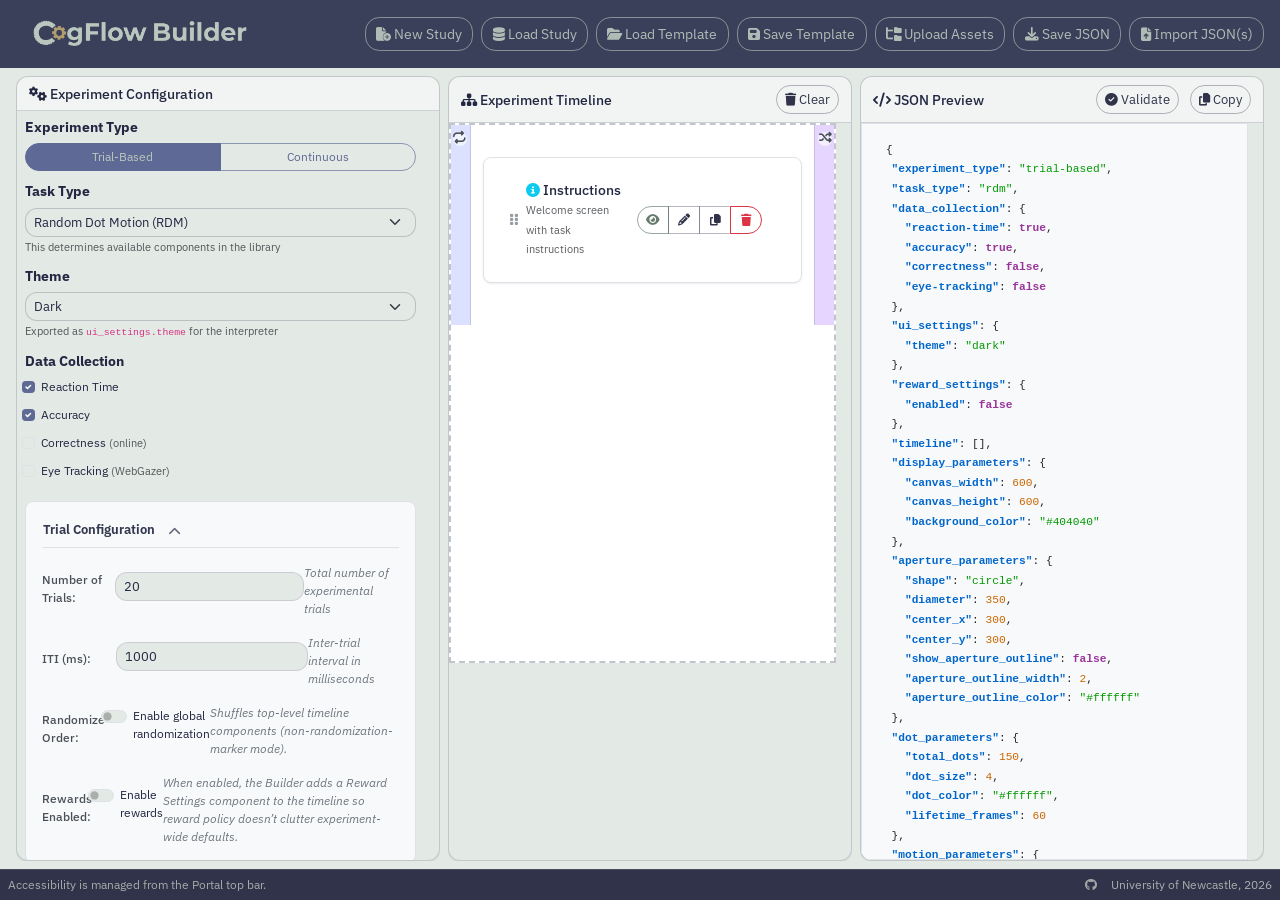
<file: index.html>
<!DOCTYPE html>
<html lang="en">
<head>
    <meta charset="UTF-8">
    <meta name="viewport" content="width=device-width, initial-scale=1.0">
    <title>CogFlow Builder - Cognitive Task Flow Parameter Generator</title>
    <link rel="icon" type="image/png" href="img/favico.png">
    <link rel="preconnect" href="https://fonts.googleapis.com">
    <link rel="preconnect" href="https://fonts.gstatic.com" crossorigin>
    <link href="https://fonts.googleapis.com/css2?family=IBM+Plex+Sans:wght@300;400;500;600;700&display=swap" rel="stylesheet">
    <link href="https://fonts.googleapis.com/css2?family=Atkinson+Hyperlegible:wght@400;700&display=swap" rel="stylesheet">

    <script>
        // Apply Accessibility Mode + Theme early to avoid flash of wrong styling
        (function () {
            const normalizeA11yMode = (raw) => {
                const mode = (raw || '').toString().trim().toLowerCase();
                if (mode === 'contrast' || mode === 'large' || mode === 'contrast-large') return mode;
                return 'standard';
            };

            const getUserScope = () => {
                try {
                    const params = new URLSearchParams(window.location.search || '');
                    const fromQuery = (params.get('builder_user') || '').trim();
                    if (fromQuery) {
                        localStorage.setItem('cogflow_builder_user', fromQuery);
                        return fromQuery;
                    }
                } catch (e) {
                    // ignore
                }
                try {
                    return (localStorage.getItem('cogflow_builder_user') || 'default').trim() || 'default';
                } catch (e) {
                    return 'default';
                }
            };

            const applyA11yMode = (modeRaw) => {
                const mode = normalizeA11yMode(modeRaw);
                const html = document.documentElement;
                html.classList.remove('cf-a11y', 'cf-a11y-contrast', 'cf-a11y-large');
                if (mode === 'contrast') html.classList.add('cf-a11y-contrast');
                if (mode === 'large') html.classList.add('cf-a11y-large');
                if (mode === 'contrast-large') html.classList.add('cf-a11y-contrast', 'cf-a11y-large');
            };

            try {
                const params = new URLSearchParams(window.location.search || '');
                const fromQuery = normalizeA11yMode((params.get('a11y_mode') || '').trim());
                if (fromQuery !== 'standard') {
                    applyA11yMode(fromQuery);
                }

                const scope = getUserScope();
                const modeKey = `cogflow_builder_a11y_mode::${scope}`;
                const mode = normalizeA11yMode(localStorage.getItem(modeKey));
                if (fromQuery === 'standard' && mode !== 'standard') {
                    applyA11yMode(mode);
                } else {
                    const legacyEnabled = fromQuery === 'standard' && localStorage.getItem('cogflow_builder_a11y') === '1';
                    if (legacyEnabled) applyA11yMode('contrast');
                }
            } catch (e) {
                // Ignore storage errors (privacy mode, etc.)
            }

            try {
                const params = new URLSearchParams(window.location.search || '');
                const qTheme = (params.get('theme') || '').trim().toLowerCase();
                const savedTheme = localStorage.getItem('cogflow_builder_theme');
                const theme = (qTheme === 'dark' || qTheme === 'light')
                    ? qTheme
                    : ((savedTheme === 'dark' || savedTheme === 'light') ? savedTheme : 'light');
                document.documentElement.setAttribute('data-cf-theme', theme);
                localStorage.setItem('cogflow_builder_theme', theme);
            } catch (e) {
                document.documentElement.setAttribute('data-cf-theme', 'light');
            }
        })();
    </script>
    <link rel="stylesheet" href="https://cdnjs.cloudflare.com/ajax/libs/font-awesome/6.4.0/css/all.min.css">
    <link href="vendor/bootstrap.min.css" rel="stylesheet">

    <!-- WYSIWYG editor for instructions / HTML components (Quill) -->
    <link href="vendor/quill.snow.css" rel="stylesheet">

    <!-- App theme + Bootstrap overrides (must load AFTER Bootstrap) -->
    <link rel="stylesheet" href="css/style.css?v=20260415-2">

    <!-- Prevent aggressive caching when opened via file:// or a simple static server -->
    <meta http-equiv="Cache-Control" content="no-cache, no-store, must-revalidate" />
    <meta http-equiv="Pragma" content="no-cache" />
    <meta http-equiv="Expires" content="0" />

    <!-- Platform URL placeholder — replaced by the Django BuilderAppView before serving.
         Leave as empty string here; set via window.COGFLOW_PLATFORM_URL before loading
         the builder to activate the Publish button. -->
    <script>window.COGFLOW_PLATFORM_URL    = '';</script>
</head>
<body>
    <nav class="navbar navbar-dark bg-primary">
        <div class="container-fluid">
            <span class="navbar-brand mb-0 h1">
                <img src="img/logo_builder_light.png" alt="CogFlow Builder" class="cf-brand-logo">
            </span>
            <div class="d-flex cf-navbar-actions">
                <button class="btn btn-outline-light me-2" id="newStudyBtn" title="Start a new study with a fresh timeline">
                    <i class="fas fa-file-circle-plus"></i> New Study
                </button>
                <button class="btn btn-outline-light me-2" id="loadStudyBtn" title="Load latest published study config from CogFlow Platform">
                    <i class="fas fa-database"></i> Load Study
                </button>
                <button class="btn btn-outline-light me-2" id="loadTemplateBtn">
                    <i class="fas fa-folder-open"></i> Load Template
                </button>
                <button class="btn btn-outline-light me-2" id="saveTemplateBtn">
                    <i class="fas fa-save"></i> Save Template
                </button>
                <button class="btn btn-outline-light me-2" id="uploadAssetsFolderBtn" title="Upload a local assets folder to Token Store so you can refer to images by filename in your config">
                    <i class="fas fa-folder-tree"></i> Upload Assets
                </button>
                <button class="btn btn-outline-light me-2" id="saveJsonBtn">
                    <i class="fas fa-download"></i> Save JSON
                </button>
                <button class="btn btn-outline-light me-2" id="importLocalJsonBtn">
                    <i class="fas fa-file-arrow-up"></i> Import JSON(s)
                </button>
                <button class="btn btn-warning me-2" id="platformPublishBtn" style="display:none" title="Publish config to CogFlow Platform">
                    <i class="fas fa-server"></i> Publish
                </button>

                <!-- Hidden input: local JSON import for Token Store uploads -->
                <input id="importLocalJsonInput" type="file" accept=".json,application/json" multiple style="display:none" />

                <!-- Hidden input: local assets folder selection (Chromium supports webkitdirectory) -->
                <input id="assetsFolderInput" type="file" multiple webkitdirectory directory style="display:none" />
            </div>
        </div>
    </nav>

    <div class="container-fluid">
        <div class="main-panels-row">
            <!-- Left Panel: Configuration -->
            <div class="main-panel">
                <div class="card h-100">
                    <div class="card-header bg-light">
                        <h5 class="mb-0">
                            <i class="fas fa-cogs"></i> Experiment Configuration
                        </h5>
                    </div>
                    <div class="card-body">
                        <!-- Experiment Type Selection -->
                        <div class="mb-4">
                            <h6 class="fw-bold">Experiment Type</h6>
                            <div class="btn-group w-100" role="group" id="experimentTypeGroup">
                                <input type="radio" class="btn-check" name="experimentType" id="trialBased" value="trial-based" checked>
                                <label class="btn btn-outline-primary" for="trialBased">Trial-Based</label>
                                
                                <input type="radio" class="btn-check" name="experimentType" id="continuous" value="continuous">
                                <label class="btn btn-outline-primary" for="continuous">Continuous</label>
                            </div>
                        </div>

                        <!-- Task Type Selection -->
                        <div class="mb-4">
                            <h6 class="fw-bold">Task Type</h6>
                            <select class="form-select" id="taskType">
                                <option value="rdm" selected>Random Dot Motion (RDM)</option>
                                <option value="stroop">Stroop Task</option>
                                <option value="emotional-stroop">Emotional Stroop Task</option>
                                <option value="nback">N-Back</option>
                                <option value="simon">Simon Task</option>
                                <option value="task-switching">Task Switching</option>
                                <option value="pvt">Psychomotor Vigilance Task (PVT)</option>
                                <option value="mot">Multiple Object Tracking (MOT)</option>
                                <option value="gabor">Gabor Patch Task</option>
                                <option value="flanker">Flanker Task</option>
                                <option value="sart">SART</option>
                                <option value="continuous-image">Continuous Image Presentation</option>
                                <option value="soc-dashboard">SOC Dashboard</option>
                                <option value="custom">Custom Task</option>
                            </select>
                            <small class="text-muted">This determines available components in the library</small>
                        </div>

                        <!-- Experiment Theme -->
                        <div class="mb-4">
                            <h6 class="fw-bold">Theme</h6>
                            <select class="form-select" id="experimentTheme">
                                <option value="dark" selected>Dark</option>
                                <option value="light">Light</option>
                            </select>
                            <small class="text-muted">Exported as <code>ui_settings.theme</code> for the interpreter</small>
                        </div>

                        <!-- Data Collection Modalities -->
                        <div class="mb-4">
                            <h6 class="fw-bold">Data Collection</h6>
                            <div class="form-check">
                                <input class="form-check-input data-collection-checkbox" type="checkbox" value="reaction-time" id="reactionTime" checked>
                                <label class="form-check-label" for="reactionTime">
                                    Reaction Time
                                </label>
                            </div>
                            <div class="form-check">
                                <input class="form-check-input data-collection-checkbox" type="checkbox" value="accuracy" id="accuracy" checked>
                                <label class="form-check-label" for="accuracy">
                                    Accuracy
                                </label>
                            </div>
                            <div class="form-check">
                                <input class="form-check-input data-collection-checkbox" type="checkbox" value="correctness" id="correctness">
                                <label class="form-check-label" for="correctness">
                                    Correctness <small class="text-muted">(online)</small>
                                </label>
                            </div>
                            <div class="form-check">
                                <input class="form-check-input data-collection-checkbox" type="checkbox" value="eye-tracking" id="eyeTracking">
                                <label class="form-check-label" for="eyeTracking">
                                    Eye Tracking <small class="text-muted">(WebGazer)</small>
                                </label>
                            </div>
                        </div>

                        <!-- Dynamic Parameter Forms -->
                        <div id="parameterForms">
                            <!-- Forms will be dynamically generated here -->
                        </div>

                        <!-- Add Component Button -->
                        <div class="d-grid gap-2">
                            <button class="btn btn-primary" id="addComponentBtn">
                                <i class="fas fa-plus"></i> Add Component
                            </button>
                        </div>
                    </div>
                </div>
            </div>

            <!-- Middle Panel: Timeline Builder -->
            <div class="main-panel">
                <div class="card h-100">
                    <div class="card-header bg-light d-flex justify-content-between align-items-center">
                        <h5 class="mb-0">
                            <i class="fas fa-sitemap"></i> Experiment Timeline
                        </h5>
                        <button class="btn btn-sm btn-outline-secondary" id="clearTimelineBtn">
                            <i class="fas fa-trash"></i> Clear
                        </button>
                    </div>
                    <div class="card-body p-0">
                        <div id="timelineBuilder" class="timeline-container">
                            <span class="timeline-corner-icon timeline-corner-icon-left" title="Loop markers">
                                <i class="fas fa-repeat"></i>
                            </span>
                            <span class="timeline-corner-icon timeline-corner-icon-right" title="Shuffle markers">
                                <i class="fas fa-shuffle"></i>
                            </span>
                            <!-- Timeline components will be dragged here -->
                            <div id="timelineComponents" class="timeline-components-container">
                                <div class="empty-timeline text-center text-muted p-4">
                                    <i class="fas fa-plus-circle fa-3x mb-3"></i>
                                    <p>Drag components here to build your experiment timeline</p>
                                </div>
                            </div>
                        </div>
                    </div>
                </div>
            </div>

            <!-- Right Panel: JSON Preview -->
            <div class="main-panel">
                <div class="card h-100">
                    <div class="card-header bg-light d-flex justify-content-between align-items-center">
                        <h5 class="mb-0">
                            <i class="fas fa-code"></i> JSON Preview
                        </h5>
                        <div>
                            <button class="btn btn-sm btn-outline-secondary me-2" id="validateJsonBtn">
                                <i class="fas fa-check-circle"></i> Validate
                            </button>
                            <button class="btn btn-sm btn-outline-secondary" id="copyJsonBtn">
                                <i class="fas fa-copy"></i> Copy
                            </button>
                        </div>
                    </div>
                    <div class="card-body p-0">
                        <div id="jsonPreview" class="json-preview">
                            <pre><code id="jsonOutput">{
  "timeline": [],
  "data_collection": {
    "reaction_time": true,
    "accuracy": true
  },
  "experiment_type": "trial-based"
}</code></pre>
                        </div>
                    </div>
                </div>
            </div>
        </div>

        <!-- Component Library Modal -->
        <div class="modal fade" id="componentLibraryModal" tabindex="-1">
            <div class="modal-dialog modal-lg">
                <div class="modal-content">
                    <div class="modal-header">
                        <h5 class="modal-title">
                            <i class="fas fa-puzzle-piece"></i> Component Library
                        </h5>
                        <button type="button" class="btn-close" data-bs-dismiss="modal"></button>
                    </div>
                    <div class="modal-body">
                        <div class="row" id="componentLibrary">
                            <!-- Component cards will be generated here -->
                        </div>
                    </div>
                </div>
            </div>
        </div>

        <!-- Platform Publish Metadata Modal -->
        <div class="modal fade" id="publishMetadataModal" tabindex="-1" aria-labelledby="publishMetadataTitle" aria-hidden="true">
            <div class="modal-dialog">
                <div class="modal-content">
                    <div class="modal-header">
                        <h5 class="modal-title" id="publishMetadataTitle">
                            <i class="fas fa-upload"></i> Publish Study and Task Target
                        </h5>
                        <button type="button" class="btn-close" data-bs-dismiss="modal" aria-label="Close"></button>
                    </div>
                    <div class="modal-body">
                        <div id="publishMetaError" class="alert alert-danger py-2 d-none" role="alert"></div>

                        <div class="mb-3">
                            <label for="publishStudyName" class="form-label">Study Name</label>
                            <input type="text" class="form-control" id="publishStudyName" placeholder="e.g. RDM Attention Pilot" />
                        </div>

                        <div class="mb-3">
                            <label for="publishStudySlug" class="form-label">Study Slug</label>
                            <input type="text" class="form-control" id="publishStudySlug" placeholder="e.g. rdm-attention-pilot" />
                            <div class="form-text">Lowercase letters, numbers, and hyphens only.</div>
                        </div>

                        <div class="mb-1">
                            <label for="publishConfigVersion" class="form-label">Task Name (Saved Config Label)</label>
                            <input type="text" class="form-control" id="publishConfigVersion" placeholder="e.g. Block 1 - RDM High Coherence" />
                            <div class="form-text">Use the same Study Name/Slug to keep variants under one study, and change this field to save a separate task/config entry.</div>
                        </div>
                    </div>
                    <div class="modal-footer">
                        <button type="button" class="btn btn-secondary" data-bs-dismiss="modal">Cancel</button>
                        <button type="button" class="btn btn-primary" id="publishMetaConfirmBtn">Continue Publish</button>
                    </div>
                </div>
            </div>
        </div>

        <!-- Load Published Study Modal -->
        <div class="modal fade" id="loadStudyModal" tabindex="-1" aria-labelledby="loadStudyModalTitle" aria-hidden="true">
            <div class="modal-dialog modal-lg">
                <div class="modal-content">
                    <div class="modal-header">
                        <h5 class="modal-title" id="loadStudyModalTitle">
                            <i class="fas fa-database"></i> Load Published Study
                        </h5>
                        <button type="button" class="btn-close" data-bs-dismiss="modal" aria-label="Close"></button>
                    </div>
                    <div class="modal-body">
                        <div id="loadStudyError" class="alert alert-danger py-2 d-none" role="alert"></div>
                        <p class="text-muted mb-3">Select a study, then optionally choose a subtask/config to load.</p>
                        <div id="loadStudyLoading" class="text-muted mb-2 d-none">Loading studies...</div>
                        <div id="loadStudyEmpty" class="text-muted mb-2 d-none">No published studies available for your account.</div>
                        <div id="loadStudyList" class="list-group" style="max-height: 360px; overflow: auto;"></div>
                        <div class="mt-3">
                            <label for="loadStudyTaskSelect" class="form-label">Subtask</label>
                            <select id="loadStudyTaskSelect" class="form-select" disabled>
                                <option value="">Latest / default</option>
                            </select>
                            <div class="form-text">For multi-task studies under one slug, choose which subtask timeline to load.</div>
                        </div>
                    </div>
                    <div class="modal-footer">
                        <button type="button" class="btn btn-secondary" data-bs-dismiss="modal">Cancel</button>
                        <button type="button" class="btn btn-primary" id="loadStudyConfirmBtn" disabled>Load Selected Study</button>
                    </div>
                </div>
            </div>
        </div>

        <!-- Parameter Configuration Modal -->
        <div class="modal fade" id="parameterModal" tabindex="-1">
            <div class="modal-dialog modal-lg">
                <div class="modal-content">
                    <div class="modal-header">
                        <h5 class="modal-title" id="parameterModalTitle">
                            <i class="fas fa-sliders-h"></i> Configure Parameters
                        </h5>
                        <button type="button" class="btn-close" data-bs-dismiss="modal"></button>
                    </div>
                    <div class="modal-body" id="parameterModalBody">
                        <!-- Dynamic parameter forms -->
                    </div>
                    <div class="modal-footer">
                        <button type="button" class="btn btn-info" id="previewComponentBtn">
                            <i class="fas fa-eye"></i> Preview Component
                        </button>
                        <button type="button" class="btn btn-secondary" data-bs-dismiss="modal">Cancel</button>
                        <button type="button" class="btn btn-primary" id="saveParametersBtn">Save Parameters</button>
                    </div>
                </div>
            </div>
        </div>

        <!-- Component Preview Modal -->
        <div class="modal fade" id="componentPreviewModal" tabindex="-1">
            <div class="modal-dialog modal-xl">
                <div class="modal-content">
                    <div class="modal-header">
                        <h5 class="modal-title">
                            <i class="fas fa-eye"></i> Component Preview
                        </h5>
                        <button type="button" class="btn-close" data-bs-dismiss="modal"></button>
                    </div>
                    <div class="modal-body">
                        <div class="row">
                            <div class="col-md-8">
                                <div class="preview-container">
                                    <canvas id="previewCanvas" width="600" height="600" style="border: 1px solid #ccc; background-color: #000000;"></canvas>
                                </div>
                                <div class="preview-controls mt-3">
                                    <button class="btn btn-success" id="startPreviewBtn">
                                        <i class="fas fa-play"></i> Start Preview
                                    </button>
                                    <button class="btn btn-warning" id="pausePreviewBtn" disabled>
                                        <i class="fas fa-pause"></i> Pause
                                    </button>
                                    <button class="btn btn-danger" id="stopPreviewBtn" disabled>
                                        <i class="fas fa-stop"></i> Stop
                                    </button>
                                    <button class="btn btn-info" id="resetPreviewBtn">
                                        <i class="fas fa-refresh"></i> Reset
                                    </button>
                                </div>
                            </div>
                            <div class="col-md-4">
                                <div class="card">
                                    <div class="card-header">
                                        <h6 class="mb-0">Live Parameters</h6>
                                    </div>
                                    <div class="card-body">
                                        <div id="previewParameterInfo">
                                            <!-- Parameter info will be displayed here -->
                                        </div>
                                    </div>
                                </div>
                                <div class="card mt-3">
                                    <div class="card-header">
                                        <h6 class="mb-0">Preview Stats</h6>
                                    </div>
                                    <div class="card-body">
                                        <div id="previewStats">
                                            <p><strong>Frame Rate:</strong> <span id="frameRate">0</span> FPS</p>
                                            <p><strong>Dots Visible:</strong> <span id="dotsVisible">0</span></p>
                                            <p><strong>Coherent Dots:</strong> <span id="coherentDots">0</span></p>
                                            <p><strong>Time Elapsed:</strong> <span id="timeElapsed">0</span>ms</p>
                                        </div>
                                    </div>
                                </div>
                            </div>
                        </div>
                    </div>
                </div>
            </div>
        </div>

        <!-- Miniblock Structure Modal -->
        <div class="modal fade" id="miniblockModal" tabindex="-1" aria-labelledby="miniblockModalTitle" aria-hidden="true">
            <div class="modal-dialog modal-lg">
                <div class="modal-content">
                    <div class="modal-header">
                        <h5 class="modal-title" id="miniblockModalTitle">
                            <i class="fas fa-chart-pie"></i> Miniblock Structure
                        </h5>
                        <button type="button" class="btn-close" data-bs-dismiss="modal" aria-label="Close"></button>
                    </div>
                    <div class="modal-body" id="miniblockModalBody">

                        <!-- Enable toggle -->
                        <div class="mb-3 d-flex align-items-center gap-3 mb-field-row ps-3">
                            <div class="form-check form-switch mb-0">
                                <input class="form-check-input" type="checkbox" id="mb_enabled" role="switch">
                                <label class="form-check-label fw-semibold" for="mb_enabled">Enable miniblock splitting</label>
                            </div>
                            <small class="text-muted">Split this block's trials into multiple mini-blocks with optional breaks.</small>
                        </div>

                        <hr>

                        <!-- Block count + trials per block -->
                        <div class="row g-3 mb-3">
                            <div class="col-md-6 mb-field-row">
                                <label for="mb_num_blocks" class="form-label">Number of mini-blocks</label>
                                <input type="number" class="form-control mb-requires-enabled" id="mb_num_blocks" min="2" max="1000" placeholder="e.g. 20">
                                <div class="form-text">Total number of mini-blocks to split the trial pool into.</div>
                            </div>
                            <div class="col-md-6 mb-field-row">
                                <label for="mb_trials_per_block" class="form-label">Trials per mini-block</label>
                                <input type="number" class="form-control mb-requires-enabled" id="mb_trials_per_block" min="1" max="100000" placeholder="e.g. 20">
                                <div class="form-text">Overrides block count when set; total trials ÷ this number = number of blocks.</div>
                            </div>
                        </div>

                        <!-- Counterbalancing -->
                        <div class="mb-3 mb-field-row">
                            <div class="form-check">
                                <input class="form-check-input mb-requires-enabled" type="checkbox" id="mb_counterbalance">
                                <label class="form-check-label" for="mb_counterbalance">Counterbalance trial conditions across mini-blocks</label>
                            </div>
                            <div class="form-text ps-4">Ensures each condition appears approximately equally across all blocks before random assignment of remaining trials.</div>
                        </div>

                        <hr>

                        <!-- Break settings heading -->
                        <h6 class="fw-semibold mb-2"><i class="fas fa-coffee me-1"></i> Break Settings</h6>

                        <!-- Break every N trials -->
                        <div class="mb-3 mb-field-row">
                            <label for="mb_break_every_n" class="form-label">Insert break every <em>N</em> trials</label>
                            <input type="number" class="form-control mb-requires-enabled" id="mb_break_every_n" min="1" max="100000" placeholder="e.g. 20 (leave blank to break only at block boundaries)">
                            <div class="form-text">Leave blank to insert breaks only at mini-block boundaries.</div>
                        </div>

                        <!-- Break message -->
                        <div class="mb-3 mb-field-row">
                            <label for="mb_break_message" class="form-label">Break message</label>
                            <textarea class="form-control mb-requires-enabled" id="mb_break_message" rows="3" placeholder="Take a short break.&#10;&#10;Press the key below when you are ready to continue."></textarea>
                            <div class="form-text">Supports plain text. Shown on screen during the break.</div>
                        </div>

                        <!-- Force wait -->
                        <div class="mb-3 mb-field-row">
                            <div class="form-check">
                                <input class="form-check-input mb-requires-enabled" type="checkbox" id="mb_force_wait">
                                <label class="form-check-label" for="mb_force_wait">Prevent early exit from break (force wait)</label>
                            </div>
                            <div class="form-text ps-4">When enabled, participants cannot skip the break. A minimum duration must be set below.</div>
                        </div>

                        <!-- Break duration (only shown when force_wait is on) -->
                        <div class="mb-3 mb-field-row" id="mb_break_duration_row" style="display:none;">
                            <label for="mb_break_duration_sec" class="form-label">Minimum break duration (seconds)</label>
                            <input type="number" class="form-control mb-requires-enabled" id="mb_break_duration_sec" min="1" max="3600" step="1" placeholder="e.g. 30">
                        </div>

                        <!-- Escape keys (only active when force_wait is off) -->
                        <div class="mb-3 mb-field-row" id="mb_escape_keys_row">
                            <label for="mb_break_escape_keys" class="form-label">Key(s) to end break early</label>
                            <input type="text" class="form-control mb-requires-enabled" id="mb_break_escape_keys" placeholder="e.g. space, enter">
                            <div class="form-text">Comma-separated key names. Ignored when "force wait" is on.</div>
                        </div>

                    </div>
                    <div class="modal-footer">
                        <button type="button" class="btn btn-secondary" data-bs-dismiss="modal">Cancel</button>
                        <button type="button" class="btn btn-primary" id="saveMiniblockBtn">
                            <i class="fas fa-save me-1"></i> Save Miniblock Structure
                        </button>
                    </div>
                </div>
            </div>
        </div>
    </div>

    <footer class="cf-footer">
        <div class="container-fluid cf-footer-inner">
            <div class="cf-footer-a11y">
                <span style="font-size:.75rem;opacity:.9;">Accessibility is managed from the Portal top bar.</span>
            </div>
            <div class="cf-footer-spacer"></div>
            <div class="cf-footer-text">
                <a class="cf-footer-link" href="https://github.com/KSalibay/json-builder-app" target="_blank" rel="noopener noreferrer" aria-label="GitHub repository">
                    <i class="fa-brands fa-github" aria-hidden="true"></i>
                </a>
                University of Newcastle, 2026
            </div>
        </div>
    </footer>

    <script src="vendor/bootstrap.bundle.min.js"></script>
    <script src="vendor/Sortable.min.js"></script>

    <!-- Quill WYSIWYG editor (used by instructions/html-keyboard-response editor) -->
    <script src="vendor/quill.min.js"></script>

    <!-- Platform runtime marker (Django-backed publish + internal asset storage) -->
    <script>
        window.COGFLOW_RUNTIME_MODE = 'django';
    </script>

    <!-- Cache-bust local scripts -->
    <script src="src/JsonBuilder.js?v=20260504-6"></script>
    <script src="src/modules/DataCollectionModules.js?v=20260114-1"></script>
    <script src="src/modules/TrialManager.js?v=20260113-10"></script>
    <script src="src/modules/TimelineBuilder.js?v=20260504-6"></script>
    <script src="src/modules/SocDashboardPreview.js?v=20260424-2"></script>
    <script src="src/modules/ComponentPreview.js?v=20260305-4"></script>
    <script src="src/schemas/RDMTaskSchema.js?v=20260113-10"></script>
    <script src="src/schemas/JSPsychSchemas.js?v=20260504-6"></script>
    <script src="src/schemas/UnifiedSchema.js?v=20260113-10"></script>

    <script>
        function setBuilderTheme(theme) {
            const t = (theme === 'dark') ? 'dark' : 'light';
            document.documentElement.setAttribute('data-cf-theme', t);
            try {
                localStorage.setItem('cogflow_builder_theme', t);
            } catch (e) {
                // Ignore storage errors
            }
        }

        function installDebugRemnantCleaner() {
            const looksLikeDebugRemnant = (el) => {
                try {
                    const text = (el && el.textContent ? el.textContent : '').toLowerCase();
                    if (!text) return false;
                    return text.includes('study result visibility mode') || /^\s*worker\s*:\s*\d+\s*$/i.test(text);
                } catch {
                    return false;
                }
            };

            const removeDebugRemnants = () => {
                const all = Array.from(document.querySelectorAll('body *'));
                all.forEach((el) => {
                    if (!looksLikeDebugRemnant(el)) return;
                    if (el.closest('.navbar, .card, .modal, #componentPreviewModal')) return;
                    try {
                        const style = window.getComputedStyle(el);
                        const isBottomLeft = style && style.position === 'fixed' && style.left !== 'auto' && style.bottom !== 'auto';
                        const isTiny = style && Number.parseFloat(style.fontSize || '0') <= 12;
                        if (isBottomLeft || isTiny) el.remove();
                    } catch {
                        // ignore
                    }
                });
            };

            removeDebugRemnants();
            const obs = new MutationObserver(() => removeDebugRemnants());
            obs.observe(document.body, { childList: true, subtree: true });
        }

        // Initialize the application
        document.addEventListener('DOMContentLoaded', function() {
            const initialTheme = document.documentElement.getAttribute('data-cf-theme') || 'light';
            setBuilderTheme(initialTheme);

            try {
                if (window.parent && window.parent !== window) {
                    window.parent.postMessage({ type: 'cogflow:builder-ready' }, window.location.origin);
                }
            } catch {
                // ignore
            }

            // Parent (Portal) can drive Builder theme while embedded in an iframe.
            window.addEventListener('message', (e) => {
                if (!e || e.origin !== window.location.origin) return;
                if (e.data && e.data.type === 'cogflow:set-theme') {
                    setBuilderTheme(e.data.theme);
                }
                if (e.data && e.data.type === 'cogflow:set-a11y' && window.jsonBuilderInstance && typeof window.jsonBuilderInstance.setAccessibilityMode === 'function') {
                    window.jsonBuilderInstance.setAccessibilityMode(e.data.mode || 'standard');
                }
                if (e.data && e.data.type === 'cogflow:load-study' && window.jsonBuilderInstance && typeof window.jsonBuilderInstance.loadStudyIntoBuilder === 'function') {
                    const slug = (e.data.studySlug || '').toString().trim();
                    const configVersionId = (e.data.configVersionId || '').toString().trim();
                    if (!slug) return;
                    window.jsonBuilderInstance
                        .loadStudyIntoBuilder(slug, { configVersionId: configVersionId || null })
                        .catch((err) => {
                            const msg = err && err.message ? err.message : String(err || 'Unknown error');
                            if (typeof window.jsonBuilderInstance.showValidationResult === 'function') {
                                window.jsonBuilderInstance.showValidationResult('error', `Failed to load duplicated study: ${msg}`);
                            }
                        });
                }
            });

            installDebugRemnantCleaner();

            const jsonBuilder = new JsonBuilder();
            // Prevent scroll-wheel from accidentally changing the value of a focused
            // number input. Attach / detach the wheel-blocker only while the input is
            // focused, so normal page scrolling is never blocked.
            const _blockWheelOnNumber = (e) => e.preventDefault();
            document.addEventListener('focusin', (e) => {
                if (e.target && e.target.type === 'number') {
                    e.target.addEventListener('wheel', _blockWheelOnNumber, { passive: false });
                }
            });
            document.addEventListener('focusout', (e) => {
                if (e.target && e.target.type === 'number') {
                    e.target.removeEventListener('wheel', _blockWheelOnNumber);
                }
            });

            jsonBuilder.initialize();
            
            // Store globally for access from other functions
            window.jsonBuilderInstance = jsonBuilder;

            // Platform Publish button — visible only when COGFLOW_PLATFORM_URL is configured.
            const platformPublishBtn = document.getElementById('platformPublishBtn');
            if (platformPublishBtn) {
                if (typeof window.COGFLOW_PLATFORM_URL === 'string' && window.COGFLOW_PLATFORM_URL.trim()) {
                    platformPublishBtn.style.display = '';
                }
                platformPublishBtn.addEventListener('click', () => {
                    jsonBuilder.publishToPlatform();
                });
            }
            
            // Initialize ComponentPreview (guard against double-init)
            if (!window.componentPreview) {
                window.componentPreview = new ComponentPreview();
            }
            
            // Initialize timeline sortable functionality
            initializeTimelineSorting();
            initializeLoopUI();
            
            // Initialize RDM-specific UI components
            initializeRDMInterface();
        });
        
        function initializeTimelineSorting() {
            const timelineContainer = document.getElementById('timelineComponents');
            console.log('Initializing sortable for container:', timelineContainer);
            
            if (timelineContainer && window.Sortable) {
                console.log('Creating sortable instance');
                window.timelineSortable = Sortable.create(timelineContainer, {
                    animation: 150,
                    ghostClass: 'sortable-ghost',
                    chosenClass: 'sortable-chosen',
                    dragClass: 'sortable-drag',
                    handle: '.drag-handle',
                    filter: '.empty-timeline',
                    preventOnFilter: false,
                    onStart: function(evt) {
                        console.log('Drag started:', evt.item);
                    },
                    onEnd: function(evt) {
                        console.log('Drag ended:', evt.item, 'New index:', evt.newIndex);
                        // Update JSON when order changes
                        if (window.jsonBuilderInstance) {
                            window.jsonBuilderInstance.updateJSON();
                        }
                        if (window.refreshLoopUI) {
                            window.refreshLoopUI();
                        }
                    }
                });
                console.log('Sortable instance created:', window.timelineSortable);
            } else {
                console.warn('Failed to initialize sortable - container:', timelineContainer, 'Sortable:', window.Sortable);
            }
        }

        function initializeLoopUI() {
            const timelineContainer = document.getElementById('timelineComponents');
            if (!timelineContainer || timelineContainer.dataset.loopUiBound === '1') return;

            timelineContainer.dataset.loopUiBound = '1';
            timelineContainer.classList.add('cf-loop-ui-enabled');

            const state = {
                loopMap: new Map(),
                randomizeMap: new Map(),
                draw: null,
                resize: null,
                layerEl: null,
                gutterEl: null,
                randomGutterEl: null
            };

            const LOOP_GUTTER_WIDTH_PX = 20;
            const RANDOM_GUTTER_WIDTH_PX = 20;

            const parseComponentData = (el) => {
                try { return JSON.parse(el?.dataset?.componentData || '{}') || {}; }
                catch { return {}; }
            };

            const isLoopStartMarker = (el) => {
                const data = parseComponentData(el);
                return data.type === 'loop-start';
            };

            const isLoopEndMarker = (el) => {
                const data = parseComponentData(el);
                return data.type === 'loop-end';
            };

            const isRandomizeStartMarker = (el) => {
                const data = parseComponentData(el);
                return data.type === 'randomize-start';
            };

            const isRandomizeEndMarker = (el) => {
                const data = parseComponentData(el);
                return data.type === 'randomize-end';
            };

            const isLoopMarker = (el) => isLoopStartMarker(el) || isLoopEndMarker(el);
            const isRandomizeMarker = (el) => isRandomizeStartMarker(el) || isRandomizeEndMarker(el);
            const isStructureMarker = (el) => isLoopMarker(el) || isRandomizeMarker(el);

            const getTimelineCards = () => Array.from(timelineContainer.querySelectorAll(':scope > .timeline-component'));
            const getVisibleCards = () => getTimelineCards().filter((el) => !isStructureMarker(el));

            const normalizeMarkerVisibility = () => {
                getTimelineCards().forEach((el) => {
                    if (isStructureMarker(el)) el.classList.add('cf-loop-marker-hidden');
                    else el.classList.remove('cf-loop-marker-hidden');
                });
            };

            const getLoopPairs = () => {
                const cards = getTimelineCards();
                const stack = [];
                const pairs = [];

                const loopIdOf = (el) => (parseComponentData(el).loop_id ?? '').toString().trim();

                for (let idx = 0; idx < cards.length; idx++) {
                    const el = cards[idx];
                    if (isLoopStartMarker(el)) {
                        const data = parseComponentData(el);
                        const rawIter = Number.parseInt(data.iterations ?? data.loop_iterations ?? '1', 10);
                        const iterations = Number.isFinite(rawIter) ? Math.max(1, Math.min(10000, rawIter)) : 1;
                        stack.push({
                            startEl: el,
                            startIdx: idx,
                            loopId: loopIdOf(el),
                            iterations,
                            label: (data.label ?? '').toString(),
                            depth: stack.length
                        });
                        continue;
                    }

                    if (isLoopEndMarker(el)) {
                        if (stack.length === 0) continue;
                        const endId = loopIdOf(el);

                        let matchPos = -1;
                        if (endId) {
                            for (let i = stack.length - 1; i >= 0; i--) {
                                if ((stack[i].loopId || '') === endId) {
                                    matchPos = i;
                                    break;
                                }
                            }
                        } else {
                            matchPos = stack.length - 1;
                        }
                        if (matchPos < 0) continue;

                        const matched = stack.splice(matchPos, 1)[0];
                        pairs.push({
                            ...matched,
                            endEl: el,
                            endIdx: idx
                        });
                    }
                }

                return pairs;
            };

            const getRandomizePairs = () => {
                const cards = getTimelineCards();
                const stack = [];
                const pairs = [];

                const groupIdOf = (el) => (parseComponentData(el).random_group_id ?? '').toString().trim();

                for (let idx = 0; idx < cards.length; idx++) {
                    const el = cards[idx];
                    if (isRandomizeStartMarker(el)) {
                        stack.push({
                            startEl: el,
                            startIdx: idx,
                            groupId: groupIdOf(el),
                            depth: stack.length
                        });
                        continue;
                    }

                    if (isRandomizeEndMarker(el)) {
                        if (stack.length === 0) continue;
                        const endId = groupIdOf(el);

                        let matchPos = -1;
                        if (endId) {
                            for (let i = stack.length - 1; i >= 0; i--) {
                                if ((stack[i].groupId || '') === endId) {
                                    matchPos = i;
                                    break;
                                }
                            }
                        } else {
                            matchPos = stack.length - 1;
                        }
                        if (matchPos < 0) continue;

                        const matched = stack.splice(matchPos, 1)[0];
                        pairs.push({
                            ...matched,
                            endEl: el,
                            endIdx: idx
                        });
                    }
                }

                return pairs;
            };

            const getVisibleIndexFromY = (clientY) => {
                const cards = getVisibleCards();
                if (cards.length === 0) return -1;
                let bestIdx = 0;
                let bestDist = Number.POSITIVE_INFINITY;
                cards.forEach((el, idx) => {
                    const r = el.getBoundingClientRect();
                    const mid = r.top + (r.height / 2);
                    const dist = Math.abs(clientY - mid);
                    if (dist < bestDist) {
                        bestDist = dist;
                        bestIdx = idx;
                    }
                });
                return bestIdx;
            };

            const ensureLayer = () => {
                if (!state.layerEl || !state.layerEl.isConnected) {
                    const layer = document.createElement('div');
                    layer.className = 'timeline-loop-layer';
                    timelineContainer.appendChild(layer);
                    state.layerEl = layer;
                }
                if (!state.gutterEl || !state.gutterEl.isConnected) {
                    const gutter = document.createElement('div');
                    gutter.className = 'timeline-loop-gutter-hitbox';
                    gutter.style.width = `${LOOP_GUTTER_WIDTH_PX}px`;
                    timelineContainer.appendChild(gutter);
                    state.gutterEl = gutter;
                }
                if (!state.randomGutterEl || !state.randomGutterEl.isConnected) {
                    const randomGutter = document.createElement('div');
                    randomGutter.className = 'timeline-random-gutter-hitbox';
                    randomGutter.style.width = `${RANDOM_GUTTER_WIDTH_PX}px`;
                    timelineContainer.appendChild(randomGutter);
                    state.randomGutterEl = randomGutter;
                }
            };

            const createMarkerElement = (type, markerId, iterations) => {
                const el = document.createElement('div');
                el.className = 'timeline-component card mb-2 cf-loop-marker-hidden';
                el.dataset.componentType = type;

                const data = { type };
                if (type === 'loop-start' || type === 'loop-end') {
                    data.name = type === 'loop-start' ? 'Loop Start' : 'Loop End';
                    data.loop_id = markerId;
                } else {
                    data.name = type === 'randomize-start' ? 'Randomize Start' : 'Randomize End';
                    data.random_group_id = markerId;
                    if (type === 'randomize-start') data.randomizable_across_markers = true;
                }
                if (type === 'loop-start') {
                    data.iterations = Number.isFinite(Number(iterations)) ? Math.max(1, Math.floor(Number(iterations))) : 2;
                }
                el.dataset.componentData = JSON.stringify(data);
                el.innerHTML = '<div class="card-body"></div>';
                return el;
            };

            const createRangeFromVisibleRange = (rangeType, startVisibleIdx, endVisibleIdx) => {
                const cards = getVisibleCards();
                if (cards.length === 0) return;
                const lo = Math.max(0, Math.min(startVisibleIdx, endVisibleIdx));
                const hi = Math.min(cards.length - 1, Math.max(startVisibleIdx, endVisibleIdx));
                const startCard = cards[lo];
                const endCard = cards[hi];
                if (!startCard || !endCard) return;

                const markerId = `${rangeType}_${Date.now()}_${Math.floor(Math.random() * 1000000)}`;
                const isLoop = rangeType === 'loop';
                const startMarker = createMarkerElement(isLoop ? 'loop-start' : 'randomize-start', markerId, 2);
                const endMarker = createMarkerElement(isLoop ? 'loop-end' : 'randomize-end', markerId);

                timelineContainer.insertBefore(startMarker, startCard);
                if (endCard.nextSibling) timelineContainer.insertBefore(endMarker, endCard.nextSibling);
                else timelineContainer.appendChild(endMarker);

                if (window.jsonBuilderInstance) window.jsonBuilderInstance.updateJSON();
            };

            const moveLoopBoundaryToVisibleIndex = (loop, handleType, targetVisibleIdx) => {
                const cards = getVisibleCards();
                if (cards.length === 0) return;
                const idx = Math.max(0, Math.min(cards.length - 1, targetVisibleIdx));
                const target = cards[idx];
                if (!target) return;

                if (handleType === 'top') {
                    timelineContainer.insertBefore(loop.startEl, target);
                } else {
                    if (target.nextSibling) timelineContainer.insertBefore(loop.endEl, target.nextSibling);
                    else timelineContainer.appendChild(loop.endEl);
                }
            };

            const renderDraftBracket = () => {
                if (!state.draw || !state.layerEl) return;
                const cards = getVisibleCards();
                if (cards.length === 0) return;

                const lo = Math.max(0, Math.min(state.draw.startIdx, state.draw.currentIdx));
                const hi = Math.min(cards.length - 1, Math.max(state.draw.startIdx, state.draw.currentIdx));
                const startCard = cards[lo];
                const endCard = cards[hi];
                if (!startCard || !endCard) return;

                const containerRect = timelineContainer.getBoundingClientRect();
                const top = startCard.offsetTop;
                const bottom = endCard.offsetTop + endCard.offsetHeight;

                const draft = document.createElement('div');
                const isLoop = state.draw.kind !== 'randomize';
                draft.className = `${isLoop ? 'timeline-loop-bracket' : 'timeline-random-bracket'} is-draft`;
                if (isLoop) {
                    draft.style.left = '8px';
                } else {
                    draft.style.right = '8px';
                }
                draft.style.top = `${top}px`;
                draft.style.height = `${Math.max(8, bottom - top)}px`;
                draft.title = isLoop ? 'Release to create loop' : 'Release to create randomization group';
                state.layerEl.appendChild(draft);
                void containerRect; // keep lint quiet in non-strict environments
            };

            const refresh = () => {
                ensureLayer();
                normalizeMarkerVisibility();

                state.layerEl.innerHTML = '';
                state.loopMap.clear();
                state.randomizeMap.clear();

                const pairs = getLoopPairs();
                const cards = getTimelineCards();

                pairs.forEach((loop, idx) => {
                    const visibleWithin = cards
                        .slice(loop.startIdx + 1, loop.endIdx)
                        .filter((el) => !isLoopMarker(el));

                    if (visibleWithin.length === 0) return;
                    const startCard = visibleWithin[0];
                    const endCard = visibleWithin[visibleWithin.length - 1];

                    const top = startCard.offsetTop;
                    const bottom = endCard.offsetTop + endCard.offsetHeight;
                    const left = 8 + (loop.depth * 10);
                    const key = `${loop.loopId || 'loop'}:${loop.startIdx}:${loop.endIdx}:${idx}`;

                    const bracket = document.createElement('div');
                    bracket.className = 'timeline-loop-bracket';
                    bracket.style.left = `${left}px`;
                    bracket.style.top = `${top}px`;
                    bracket.style.height = `${Math.max(8, bottom - top)}px`;
                    bracket.dataset.loopKey = key;
                    bracket.title = `Loop x${loop.iterations}${loop.label ? ` (${loop.label})` : ''} • click to edit (enter 0 to remove)`;

                    const topHandle = document.createElement('div');
                    topHandle.className = 'timeline-loop-handle top';
                    topHandle.dataset.loopKey = key;
                    topHandle.dataset.handle = 'top';

                    const bottomHandle = document.createElement('div');
                    bottomHandle.className = 'timeline-loop-handle bottom';
                    bottomHandle.dataset.loopKey = key;
                    bottomHandle.dataset.handle = 'bottom';

                    bracket.appendChild(topHandle);
                    bracket.appendChild(bottomHandle);
                    state.layerEl.appendChild(bracket);

                    state.loopMap.set(key, {
                        ...loop,
                        visibleStartIdx: getVisibleCards().indexOf(startCard),
                        visibleEndIdx: getVisibleCards().indexOf(endCard)
                    });
                });

                const randomPairs = getRandomizePairs();
                randomPairs.forEach((group, idx) => {
                    const visibleWithin = cards
                        .slice(group.startIdx + 1, group.endIdx)
                        .filter((el) => !isStructureMarker(el));

                    if (visibleWithin.length === 0) return;
                    const startCard = visibleWithin[0];
                    const endCard = visibleWithin[visibleWithin.length - 1];

                    const top = startCard.offsetTop;
                    const bottom = endCard.offsetTop + endCard.offsetHeight;
                    const left = 20 + (group.depth * 10);
                    const key = `${group.groupId || 'random'}:${group.startIdx}:${group.endIdx}:${idx}`;

                    const bracket = document.createElement('div');
                    bracket.className = 'timeline-random-bracket';
                    bracket.style.right = `${left}px`;
                    bracket.style.top = `${top}px`;
                    bracket.style.height = `${Math.max(8, bottom - top)}px`;
                    bracket.dataset.loopKey = key;
                    bracket.dataset.rangeType = 'randomize';
                    bracket.title = 'Randomize enclosed items once per run • click to remove';

                    const topHandle = document.createElement('div');
                    topHandle.className = 'timeline-random-handle top';
                    topHandle.dataset.loopKey = key;
                    topHandle.dataset.handle = 'top';
                    topHandle.dataset.rangeType = 'randomize';

                    const bottomHandle = document.createElement('div');
                    bottomHandle.className = 'timeline-random-handle bottom';
                    bottomHandle.dataset.loopKey = key;
                    bottomHandle.dataset.handle = 'bottom';
                    bottomHandle.dataset.rangeType = 'randomize';

                    bracket.appendChild(topHandle);
                    bracket.appendChild(bottomHandle);
                    state.layerEl.appendChild(bracket);

                    state.randomizeMap.set(key, {
                        ...group,
                        visibleStartIdx: getVisibleCards().indexOf(startCard),
                        visibleEndIdx: getVisibleCards().indexOf(endCard)
                    });
                });

                renderDraftBracket();
            };

            const onDocumentMouseMove = (e) => {
                if (state.draw) {
                    state.draw.currentIdx = getVisibleIndexFromY(e.clientY);
                    refresh();
                    return;
                }

                if (state.resize) {
                    const mapRef = state.resize.rangeType === 'randomize' ? state.randomizeMap : state.loopMap;
                    const loop = mapRef.get(state.resize.loopKey);
                    if (!loop) return;
                    const idxRaw = getVisibleIndexFromY(e.clientY);
                    if (idxRaw < 0) return;

                    let idx = idxRaw;
                    if (state.resize.handleType === 'top') {
                        idx = Math.min(idx, loop.visibleEndIdx);
                    } else {
                        idx = Math.max(idx, loop.visibleStartIdx);
                    }

                    if (idx !== state.resize.lastIdx) {
                        moveLoopBoundaryToVisibleIndex(loop, state.resize.handleType, idx);
                        state.resize.lastIdx = idx;
                        refresh();
                    }
                }
            };

            const onDocumentMouseUp = () => {
                let didMutate = false;

                if (state.draw) {
                    const startIdx = state.draw.startIdx;
                    const endIdx = state.draw.currentIdx;
                    if (startIdx >= 0 && endIdx >= 0) {
                        createRangeFromVisibleRange(state.draw.kind || 'loop', startIdx, endIdx);
                        didMutate = true;
                    }
                    state.draw = null;
                }

                if (state.resize) {
                    didMutate = true;
                    state.resize = null;
                }

                refresh();
                if (didMutate && window.jsonBuilderInstance) {
                    window.jsonBuilderInstance.updateJSON();
                }

                document.removeEventListener('mousemove', onDocumentMouseMove);
                document.removeEventListener('mouseup', onDocumentMouseUp);
            };

            timelineContainer.addEventListener('mousedown', (e) => {
                const handleEl = e.target.closest('.timeline-loop-handle, .timeline-random-handle');
                if (handleEl) {
                    e.preventDefault();
                    e.stopPropagation();
                    const loopKey = handleEl.dataset.loopKey;
                    const handleType = handleEl.dataset.handle;
                    const rangeType = handleEl.dataset.rangeType || 'loop';
                    if (!loopKey || !handleType) return;
                    state.resize = { loopKey, handleType, rangeType, lastIdx: -1 };
                    document.addEventListener('mousemove', onDocumentMouseMove);
                    document.addEventListener('mouseup', onDocumentMouseUp);
                    return;
                }

                const bracketEl = e.target.closest('.timeline-loop-bracket, .timeline-random-bracket');
                if (bracketEl) {
                    e.preventDefault();
                    e.stopPropagation();
                    const loopKey = bracketEl.dataset.loopKey;
                    const rangeType = bracketEl.dataset.rangeType || 'loop';
                    const mapRef = rangeType === 'randomize' ? state.randomizeMap : state.loopMap;
                    const loop = mapRef.get(loopKey || '');
                    if (!loop) return;

                    if (rangeType === 'randomize') {
                        const ok = window.confirm('Remove this randomization group?');
                        if (!ok) return;
                        loop.startEl.remove();
                        loop.endEl.remove();
                        if (window.jsonBuilderInstance) {
                            window.jsonBuilderInstance.updateJSON();
                        }
                        refresh();
                        return;
                    }

                    const startData = parseComponentData(loop.startEl);
                    const currentIter = Number.parseInt(startData.iterations ?? loop.iterations ?? '1', 10) || 1;
                    const next = window.prompt('Loop iterations (>=1). Enter 0 to remove this loop.', String(currentIter));
                    if (next === null) return;
                    const parsed = Number.parseInt(next, 10);
                    if (Number.isFinite(parsed) && parsed === 0) {
                        const ok = window.confirm('Remove this loop?');
                        if (!ok) return;
                        loop.startEl.remove();
                        loop.endEl.remove();
                        if (window.jsonBuilderInstance) {
                            window.jsonBuilderInstance.updateJSON();
                        }
                        refresh();
                        return;
                    }
                    if (!Number.isFinite(parsed) || parsed < 1) {
                        window.alert('Iterations must be an integer >= 1.');
                        return;
                    }

                    const updated = {
                        ...startData,
                        type: 'loop-start',
                        iterations: Math.min(10000, parsed)
                    };
                    loop.startEl.dataset.componentData = JSON.stringify(updated);
                    if (window.jsonBuilderInstance) {
                        window.jsonBuilderInstance.updateJSON();
                    }
                    refresh();
                    return;
                }

                const containerRect = timelineContainer.getBoundingClientRect();
                const relX = e.clientX - containerRect.left;
                const rightDist = containerRect.right - e.clientX;
                if (e.target.closest('.timeline-component')) return;

                const isLoopLane = relX >= 0 && relX <= LOOP_GUTTER_WIDTH_PX;
                const isRandomLane = rightDist >= 0 && rightDist <= RANDOM_GUTTER_WIDTH_PX;
                if (!isLoopLane && !isRandomLane) return;

                const startIdx = getVisibleIndexFromY(e.clientY);
                if (startIdx < 0) return;

                e.preventDefault();
                const drawKind = isLoopLane ? 'loop' : 'randomize';
                state.draw = { kind: drawKind, startIdx, currentIdx: startIdx };
                refresh();

                document.addEventListener('mousemove', onDocumentMouseMove);
                document.addEventListener('mouseup', onDocumentMouseUp);
            });

            const observer = new MutationObserver(() => {
                refresh();
            });
            observer.observe(timelineContainer, { childList: true });

            window.addEventListener('resize', refresh);
            window.refreshLoopUI = refresh;
            refresh();
        }
        
        function initializeRDMInterface() {
            // Add initial instructions component to timeline
            addInitialInstructionsComponent();
        }
        
        function addInitialInstructionsComponent() {
            // Generate dynamic instructions text based on current experiment settings
            function generateInstructionsText() {
                const taskType = document.getElementById('taskType')?.value || 'rdm';

                const rawTaskName = document.getElementById('taskName')?.value || '';
                const taskDefaults = {
                    rdm: 'Random Dot Motion task',
                    stroop: 'Stroop task',
                    flanker: 'Flanker task',
                    sart: 'SART task',
                    simon: 'Simon task',
                    pvt: 'PVT task',
                    mot: 'MOT task',
                    gabor: 'Gabor task',
                    'soc-dashboard': 'SOC Dashboard'
                };

                // If the researcher hasn't customized taskName (blank or still default RDM),
                // infer it from the selected task type.
                const normalizedRaw = String(rawTaskName).trim();
                const isDefaultRdmLabel = normalizedRaw === '' || normalizedRaw === taskDefaults.rdm;
                const taskName = (taskType !== 'rdm' && isDefaultRdmLabel)
                    ? (taskDefaults[taskType] || 'Experiment task')
                    : (normalizedRaw || taskDefaults.rdm);

                const formatKey = (key) => {
                    const cleanKey = String(key || '').trim();
                    if (!cleanKey) return '';
                    switch (cleanKey) {
                        case 'ArrowLeft': return 'Left Arrow';
                        case 'ArrowRight': return 'Right Arrow';
                        case 'ArrowUp': return 'Up Arrow';
                        case 'ArrowDown': return 'Down Arrow';
                        case ' ': return 'Spacebar';
                        case 'space': return 'Spacebar';
                        case 'enter': return 'Enter';
                        case 'escape': return 'Escape';
                        default:
                            return cleanKey.length === 1 ? cleanKey.toUpperCase() : cleanKey;
                    }
                };

                const joinKeys = (keys) => {
                    const parts = String(keys || '')
                        .split(',')
                        .map(k => formatKey(k))
                        .filter(Boolean);
                    if (parts.length === 0) return '';
                    if (parts.length === 1) return parts[0];
                    if (parts.length === 2) return `${parts[0]} and ${parts[1]}`;
                    return `${parts.slice(0, -1).join(', ')}, and ${parts[parts.length - 1]}`;
                };

                const describeResponse = () => {
                    if (taskType === 'flanker') {
                        const leftKey = formatKey(document.getElementById('flankerLeftKey')?.value || 'f');
                        const rightKey = formatKey(document.getElementById('flankerRightKey')?.value || 'j');
                        return `using the keyboard (${leftKey} for left, ${rightKey} for right)`;
                    }
                    if (taskType === 'sart') {
                        const goKey = formatKey(document.getElementById('sartGoKey')?.value || 'space');
                        return `using the keyboard (${goKey})`;
                    }
                    if (taskType === 'gabor') {
                        const mode = document.getElementById('gaborResponseTask')?.value || 'discriminate_tilt';
                        if (mode === 'detect_target') {
                            const yesKey = formatKey(document.getElementById('gaborYesKey')?.value || 'f');
                            const noKey = formatKey(document.getElementById('gaborNoKey')?.value || 'j');
                            return `using the keyboard (${yesKey} = Yes, ${noKey} = No)`;
                        }
                        const leftKey = formatKey(document.getElementById('gaborLeftKey')?.value || 'f');
                        const rightKey = formatKey(document.getElementById('gaborRightKey')?.value || 'j');
                        return `using the keyboard (${leftKey} = Left, ${rightKey} = Right)`;
                    }
                    if (taskType === 'soc-dashboard') {
                        const iconsClickable = !!document.getElementById('socIconsClickable')?.checked;
                        return iconsClickable
                            ? 'using the mouse (dashboard icons) and the keyboard (subtasks)'
                            : 'using the keyboard (subtasks)';
                    }

                    // Default: RDM (or unknown) uses experiment-wide response device.
                    const device = document.getElementById('defaultResponseDevice')?.value || 'keyboard';
                    if (device === 'mouse') {
                        const segments = document.getElementById('mouseApertureSegments')?.value;
                        const segText = segments ? ` (${segments} response segments)` : '';
                        return `using the mouse${segText}`;
                    }
                    if (device === 'touch') return 'using touch input';
                    if (device === 'voice') return 'using voice input';
                    if (device === 'custom') return 'using the specified response method';

                    const responseKeys = document.getElementById('responseKeys')?.value || 'ArrowLeft,ArrowRight';
                    const keyList = joinKeys(responseKeys);
                    return keyList ? `using the keyboard (press ${keyList})` : 'using the keyboard';
                };

                // Exported as HTML; keep it simple and readable.
                return `<p>This experiment consists of the <strong>${taskName}</strong>. Please respond ${describeResponse()}. Press any key to continue.</p>`;
            }
            
            const timelineContainer = document.getElementById('timelineComponents');
            if (!timelineContainer) return;
            
            // Hide empty state when adding first component
            const emptyState = timelineContainer.querySelector('.empty-timeline');
            if (emptyState) {
                emptyState.style.display = 'none';
            }
            
            const instructionsComponent = document.createElement('div');
            instructionsComponent.className = 'timeline-component card mb-2';
            instructionsComponent.dataset.componentType = 'html-keyboard-response';
            
            // Store component data
            const componentData = {
                type: 'html-keyboard-response',
                auto_generated: true,
                stimulus: generateInstructionsText(),
                choices: 'ALL_KEYS'
            };
            
            instructionsComponent.dataset.componentData = JSON.stringify(componentData);
            
            instructionsComponent.innerHTML = `
                <div class="card-body">
                    <div class="d-flex justify-content-between align-items-center">
                        <div class="d-flex align-items-center">
                            <div class="drag-handle me-2" style="cursor: move; color: #ccc;">
                                <i class="fas fa-grip-vertical"></i>
                            </div>
                            <div>
                                <h6 class="card-title mb-1">
                                    <i class="fas fa-info-circle text-info"></i> Instructions
                                </h6>
                                <small class="text-muted">Welcome screen with task instructions</small>
                            </div>
                        </div>
                        <div class="btn-group" role="group">
                            <button class="btn btn-sm btn-outline-info" onclick="previewComponent(this)" title="Preview">
                                <i class="fas fa-eye"></i>
                            </button>
                            <button class="btn btn-sm btn-outline-secondary" onclick="editComponent(this)" title="Edit">
                                <i class="fas fa-pencil-alt"></i>
                            </button>
                            <button class="btn btn-sm btn-outline-secondary" onclick="duplicateComponent(this)" title="Duplicate Below">
                                <i class="fas fa-copy"></i>
                            </button>
                            <button class="btn btn-sm btn-outline-danger" onclick="removeComponent(this)" title="Delete">
                                <i class="fas fa-trash"></i>
                            </button>
                        </div>
                    </div>
                </div>
            `;
            
            timelineContainer.appendChild(instructionsComponent);
            
            // Initialize sortable functionality after first component is added
            if (!window.timelineSortable) {
                initializeTimelineSorting();
            }
            if (window.refreshLoopUI) {
                window.refreshLoopUI();
            }
        }
        
        function updateInstructionsComponents() {
            // Keep instructions-like timeline cards in sync.
            // 1) Auto-update stimulus text for auto-generated Instructions cards.
            // 2) Keep card title/subtitle/icon accurate for Instructions vs Calibration Instructions.
            //    (Avoid touching generic HTML+Keyboard components, which also use html-keyboard-response.)
            const htmlKeyboardComponents = document.querySelectorAll('.timeline-component[data-component-type="html-keyboard-response"]');
            
            function generateInstructionsText() {
                const taskType = document.getElementById('taskType')?.value || 'rdm';

                const rawTaskName = document.getElementById('taskName')?.value || '';
                const taskDefaults = {
                    rdm: 'Random Dot Motion task',
                    stroop: 'Stroop task',
                    flanker: 'Flanker task',
                    sart: 'SART task',
                    simon: 'Simon task',
                    pvt: 'PVT task',
                    mot: 'MOT task',
                    gabor: 'Gabor task',
                    'soc-dashboard': 'SOC Dashboard'
                };

                const normalizedRaw = String(rawTaskName).trim();
                const isDefaultRdmLabel = normalizedRaw === '' || normalizedRaw === taskDefaults.rdm;
                const taskName = (taskType !== 'rdm' && isDefaultRdmLabel)
                    ? (taskDefaults[taskType] || 'Experiment task')
                    : (normalizedRaw || taskDefaults.rdm);

                const formatKey = (key) => {
                    const cleanKey = String(key || '').trim();
                    if (!cleanKey) return '';
                    switch (cleanKey) {
                        case 'ArrowLeft': return 'Left Arrow';
                        case 'ArrowRight': return 'Right Arrow';
                        case 'ArrowUp': return 'Up Arrow';
                        case 'ArrowDown': return 'Down Arrow';
                        case ' ': return 'Spacebar';
                        case 'space': return 'Spacebar';
                        case 'enter': return 'Enter';
                        case 'escape': return 'Escape';
                        default:
                            return cleanKey.length === 1 ? cleanKey.toUpperCase() : cleanKey;
                    }
                };

                const joinKeys = (keys) => {
                    const parts = String(keys || '')
                        .split(',')
                        .map(k => formatKey(k))
                        .filter(Boolean);
                    if (parts.length === 0) return '';
                    if (parts.length === 1) return parts[0];
                    if (parts.length === 2) return `${parts[0]} and ${parts[1]}`;
                    return `${parts.slice(0, -1).join(', ')}, and ${parts[parts.length - 1]}`;
                };

                const describeResponse = () => {
                    if (taskType === 'flanker') {
                        const leftKey = formatKey(document.getElementById('flankerLeftKey')?.value || 'f');
                        const rightKey = formatKey(document.getElementById('flankerRightKey')?.value || 'j');
                        return `using the keyboard (${leftKey} for left, ${rightKey} for right)`;
                    }
                    if (taskType === 'sart') {
                        const goKey = formatKey(document.getElementById('sartGoKey')?.value || 'space');
                        return `using the keyboard (${goKey})`;
                    }
                    if (taskType === 'gabor') {
                        const mode = document.getElementById('gaborResponseTask')?.value || 'discriminate_tilt';
                        if (mode === 'detect_target') {
                            const yesKey = formatKey(document.getElementById('gaborYesKey')?.value || 'f');
                            const noKey = formatKey(document.getElementById('gaborNoKey')?.value || 'j');
                            return `using the keyboard (${yesKey} = Yes, ${noKey} = No)`;
                        }
                        const leftKey = formatKey(document.getElementById('gaborLeftKey')?.value || 'f');
                        const rightKey = formatKey(document.getElementById('gaborRightKey')?.value || 'j');
                        return `using the keyboard (${leftKey} = Left, ${rightKey} = Right)`;
                    }
                    if (taskType === 'soc-dashboard') {
                        const iconsClickable = !!document.getElementById('socIconsClickable')?.checked;
                        return iconsClickable
                            ? 'using the mouse (dashboard icons) and the keyboard (subtasks)'
                            : 'using the keyboard (subtasks)';
                    }

                    // Default: RDM (or unknown) uses experiment-wide response device.
                    const device = document.getElementById('defaultResponseDevice')?.value || 'keyboard';
                    if (device === 'mouse') {
                        const segments = document.getElementById('mouseApertureSegments')?.value;
                        const segText = segments ? ` (${segments} response segments)` : '';
                        return `using the mouse${segText}`;
                    }
                    if (device === 'touch') return 'using touch input';
                    if (device === 'voice') return 'using voice input';
                    if (device === 'custom') return 'using the specified response method';

                    const responseKeys = document.getElementById('responseKeys')?.value || 'ArrowLeft,ArrowRight';
                    const keyList = joinKeys(responseKeys);
                    return keyList ? `using the keyboard (press ${keyList})` : 'using the keyboard';
                };

                return `<p>This experiment consists of the <strong>${taskName}</strong>. Please respond ${describeResponse()}. Press any key to continue.</p>`;
            }
            
            const newInstructionsText = generateInstructionsText();
            
            htmlKeyboardComponents.forEach(component => {
                try {
                    const data = JSON.parse(component.dataset.componentData || '{}');
                    if (data.type !== 'html-keyboard-response') return;

                    const pluginType = data?.data?.plugin_type;
                    const builderId = component?.dataset?.builderComponentId;
                    const isCalibrationPreface = (pluginType === 'eye-tracking-calibration-instructions') || (builderId === 'eye-tracking-calibration-instructions');

                    // Determine whether this is an "instructions-like" card that should have the
                    // special title/subtitle. We use explicit builder ids when present, then
                    // fall back to the legacy instructions card shape (no name field).
                    const hasExplicitInstructionsId = (builderId === 'instructions' || builderId === 'eye-tracking-calibration-instructions');
                    const looksLikeLegacyInstructions = (!data.name && (data.auto_generated === true || typeof data.stimulus === 'string'));
                    const shouldTreatAsInstructionsLike = hasExplicitInstructionsId || isCalibrationPreface || looksLikeLegacyInstructions;

                    if (shouldTreatAsInstructionsLike) {
                        // Persist a stable identity on the DOM element.
                        if (isCalibrationPreface) {
                            component.dataset.builderComponentId = 'eye-tracking-calibration-instructions';
                        } else if (!component.dataset.builderComponentId) {
                            component.dataset.builderComponentId = 'instructions';
                        }

                        const titleEl = component.querySelector('.card-title');
                        const subtitleEl = component.querySelector('small.text-muted');
                        if (titleEl) {
                            titleEl.innerHTML = isCalibrationPreface
                                ? '<i class="fas fa-eye text-info"></i> Calibration Instructions'
                                : '<i class="fas fa-info-circle text-info"></i> Instructions';
                        }
                        if (subtitleEl) {
                            subtitleEl.textContent = isCalibrationPreface
                                ? 'Preface shown before eye-tracking calibration'
                                : 'Welcome screen with task instructions';
                        }
                    }

                    // Only auto-update components that explicitly opt in.
                    // This prevents overwriting user-authored instruction text.
                    if (data.auto_generated === true && typeof data.stimulus === 'string') {
                        data.stimulus = newInstructionsText;
                        component.dataset.componentData = JSON.stringify(data);
                    }
                } catch (e) {
                    console.warn('Could not parse component data:', e);
                }
            });
        }
        
        function previewComponent(button) {
            // Get the component data from the closest timeline component
            const component = button.closest('.timeline-component');
            if (!component) {
                console.warn('No component found for preview');
                return;
            }
            
            let componentData;
            try {
                componentData = JSON.parse(component.dataset.componentData || '{}');

                // Legacy cleanup: groups are implicit; drop obsolete flag if present
                delete componentData.enable_groups;

                console.log('Parsed component data for preview:', componentData);
                console.log('Component type detected:', componentData?.type);
            } catch (e) {
                console.warn('Could not parse component data for preview:', e);
                componentData = {};
            }

            // For RDM-derived components, merge experiment-wide defaults so timeline previews
            // reflect the defaults panel unless the component explicitly overrides.
            // (This includes aperture outline defaults.)
            try {
                const t = (componentData?.type || '').toString();
                const isRdm = t.includes('rdm') || t === 'psychophysics-rdm' || t === 'rdk';
                const isRdmBlock = (t === 'block') && ((componentData?.block_component_type || componentData?.component_type || '').toString().startsWith('rdm-'));
                if (isRdm || isRdmBlock) {
                    const defaults = window.jsonBuilderInstance?.getCurrentRDMParameters?.() || {};
                    componentData = { ...defaults, ...componentData };
                }
            } catch (e) {
                console.warn('Could not apply experiment defaults to preview:', e);
            }
            
            // Show preview using the ComponentPreview system
            if (window.componentPreview) {
                window.componentPreview.showPreview(componentData);
            } else {
                console.warn('ComponentPreview not available');
            }
        }
        
        function addSampleRDMTrial() {
            // Create a sample RDM trial for testing
            const timelineContainer = document.getElementById('timelineComponents');
            if (!timelineContainer) return;
            
            const sampleTrial = document.createElement('div');
            sampleTrial.className = 'timeline-component card mb-2';
            sampleTrial.innerHTML = `
                <div class="card-body">
                    <div class="d-flex justify-content-between align-items-center">
                        <div class="d-flex align-items-center">
                            <div class="drag-handle me-2" style="cursor: move; color: #ccc;">
                                <i class="fas fa-grip-vertical"></i>
                            </div>
                            <div>
                                <h6 class="card-title mb-1">RDM Trial</h6>
                                <small class="text-muted">Coherence: 0.50, Direction: 0°</small>
                            </div>
                        </div>
                        <div class="btn-group" role="group">
                            <button class="btn btn-sm btn-outline-info" onclick="previewComponent(this)" title="Preview">
                                <i class="fas fa-eye"></i>
                            </button>
                            <button class="btn btn-sm btn-outline-secondary" onclick="editComponent(this)" title="Edit">
                                <i class="fas fa-pencil-alt"></i>
                            </button>
                            <button class="btn btn-sm btn-outline-danger" onclick="removeComponent(this)" title="Delete">
                                <i class="fas fa-trash"></i>
                            </button>
                        </div>
                    </div>
                </div>
            `;
            
            timelineContainer.appendChild(sampleTrial);
        }
        
        function editComponent(button) {
            // Get the component element and its data
            const component = button.closest('.timeline-component');
            if (!component) {
                console.warn('No component found for editing');
                return;
            }
            
            // Parse component data
            let componentData;
            try {
                componentData = JSON.parse(component.dataset.componentData || '{}');

                // Legacy cleanup (in case older saved components still carry it)
                delete componentData.enable_groups;

                console.log('Editing component data:', componentData);
            } catch (e) {
                console.warn('Could not parse component data:', e);
                return;
            }
            
            // Simple, direct editing based on component type like Figma prototype
            if (componentData.type === 'html-keyboard-response') {
                showInstructionsEditor(component, componentData);
            } else {
                // Use TimelineBuilder system for other components
                if (window.jsonBuilderInstance && !window.jsonBuilderInstance.timelineBuilder && typeof window.TimelineBuilder === 'function') {
                    try {
                        window.jsonBuilderInstance.timelineBuilder = new window.TimelineBuilder(window.jsonBuilderInstance);
                        console.info('TimelineBuilder recovered lazily for edit flow');
                    } catch (e) {
                        console.error('TimelineBuilder lazy init failed:', e);
                    }
                }

                if (window.jsonBuilderInstance && window.jsonBuilderInstance.timelineBuilder) {
                    window.jsonBuilderInstance.setEditingComponent(component);
                    
                    const componentObj = {
                        type: componentData.type || 'unknown',
                        name: componentData.type || 'Component',
                        parameters: { ...componentData }
                    };
                    
                    delete componentObj.parameters.type;
                    
                    // Drop obsolete flag (no UI toggle, no validator toggle, no persistence)
                    delete componentObj.parameters.enable_groups;
                    
                    const timelineComponents = document.querySelectorAll('.timeline-component');
                    const index = Array.from(timelineComponents).indexOf(component);
                    
                    window.jsonBuilderInstance.timelineBuilder.showParameterModal(componentObj, index);
                } else {
                    console.warn('TimelineBuilder not available');
                }
            }
        }
        
        function showInstructionsEditor(component, componentData) {
            // Enhanced instructions editor with timing and response parameters
            const modal = document.getElementById('parameterModal');
            const modalTitle = document.getElementById('parameterModalTitle');
            const modalBody = document.getElementById('parameterModalBody');
            
            // Store reference for saving
            window.editingInstructionsComponent = component;
            
            const pluginType = componentData?.data?.plugin_type;
            const isCalibrationPreface = pluginType === 'eye-tracking-calibration-instructions' || component?.dataset?.builderComponentId === 'eye-tracking-calibration-instructions';
            modalTitle.innerHTML = isCalibrationPreface
                ? '<i class="fas fa-eye"></i> Edit Calibration Instructions'
                : '<i class="fas fa-info-circle"></i> Edit Instructions';
            
            // Get current values from component data
            const currentStimulus = componentData.stimulus || '';
            const currentChoices = componentData.choices || 'ALL_KEYS';
            const currentPrompt = componentData.prompt || '';
            const currentStimulusDuration = componentData.stimulus_duration || null;
            const currentTrialDuration = componentData.trial_duration || null;
            const currentResponseEnds = componentData.response_ends_trial !== undefined ? componentData.response_ends_trial : true;

            function escapeHtml(s) {
                return String(s)
                    .replace(/&/g, '&amp;')
                    .replace(/</g, '&lt;')
                    .replace(/>/g, '&gt;')
                    .replace(/"/g, '&quot;')
                    .replace(/'/g, '&#39;');
            }

            function coerceToHtml(raw) {
                const s = (raw === null || raw === undefined) ? '' : String(raw);
                const trimmed = s.trim();
                // If it already looks like HTML, keep it as-is.
                if (/[<][a-z!/]/i.test(trimmed)) return s;
                // Treat as plain text: split paragraphs on blank lines and preserve newlines.
                const paras = s.split(/\n\s*\n/g).map(p => p.replace(/\n/g, '<br>'));
                return paras.map(p => `<p>${escapeHtml(p)}</p>`).join('');
            }
            
            modalBody.innerHTML = `
                <div class="space-y-4">
                    <div class="mb-3">
                        <label for="instructionsText" class="form-label">Instructions Text</label>
                        <div class="d-flex justify-content-between align-items-center mb-2">
                            <div class="form-text mb-0">This content is exported as HTML and rendered by the interpreter.</div>
                            <button type="button" class="btn btn-sm btn-outline-secondary" id="toggleInstructionsHtmlBtn">Edit HTML</button>
                        </div>
                        <div id="instructionsEditorWrap" class="border rounded" style="background:#fff;">
                            <div id="instructionsEditorToolbar"></div>
                            <div id="instructionsEditor" style="min-height:220px;"></div>
                        </div>
                        <textarea id="instructionsText" class="form-control d-none" rows="8" placeholder="Enter HTML for participants..."></textarea>
                    </div>
                    
                    <div class="mb-3">
                        <label for="promptText" class="form-label">Prompt Text (Optional)</label>
                        <input type="text" id="promptText" class="form-control" 
                               placeholder="Additional text shown below instructions..." value="${currentPrompt}">
                        <div class="form-text">Optional prompt text displayed below the main instructions.</div>
                    </div>
                    
                    <div class="mb-3">
                        <label for="instructionsResponseKeys" class="form-label">Response Keys</label>
                        <select id="instructionsResponseKeys" class="form-select">
                            <option value="ALL_KEYS" ${currentChoices === 'ALL_KEYS' ? 'selected' : ''}>Any Key</option>
                            <option value="space" ${currentChoices === 'space' ? 'selected' : ''}>Spacebar Only</option>
                            <option value="enter" ${currentChoices === 'enter' ? 'selected' : ''}>Enter Key Only</option>
                            <option value="f,j" ${currentChoices === 'f,j' ? 'selected' : ''}>F and J Keys</option>
                            <option value="ArrowLeft,ArrowRight" ${currentChoices === 'ArrowLeft,ArrowRight' ? 'selected' : ''}>Left and Right Arrows</option>
                        </select>
                        <div class="form-text">Which keys participants can press to continue.</div>
                    </div>
                    
                    <div class="row">
                        <div class="col-md-6">
                            <div class="mb-3">
                                <label for="stimulusDuration" class="form-label">Stimulus Duration (ms)</label>
                                <input type="number" id="stimulusDuration" class="form-control" 
                                       placeholder="Leave empty for unlimited" value="${currentStimulusDuration || ''}" 
                                       min="100" max="30000">
                                <div class="form-text">How long to show instructions (blank = unlimited).</div>
                            </div>
                        </div>
                        <div class="col-md-6">
                            <div class="mb-3">
                                <label for="trialDuration" class="form-label">Trial Duration (ms)</label>
                                <input type="number" id="trialDuration" class="form-control" 
                                       placeholder="Leave empty for unlimited" value="${currentTrialDuration || ''}" 
                                       min="500" max="60000">
                                <div class="form-text">Maximum time allowed for response (blank = unlimited).</div>
                            </div>
                        </div>
                    </div>
                    
                    <div class="mb-3">
                        <div class="form-check">
                            <input class="form-check-input" type="checkbox" id="responseEnds" ${currentResponseEnds ? 'checked' : ''}>
                            <label class="form-check-label" for="responseEnds">
                                Response Ends Trial
                            </label>
                        </div>
                        <div class="form-text">Whether pressing a key immediately ends the trial.</div>
                    </div>
                </div>
            `;

            // Initialize Quill editor (WYSIWYG). Fall back to textarea if Quill isn't available.
            try {
                window._instructionsEditorState = window._instructionsEditorState || {};
                window._instructionsEditorState.mode = 'wysiwyg';
                window._instructionsEditorState.quill = null;

                const toolbar = document.getElementById('instructionsEditorToolbar');
                const editor = document.getElementById('instructionsEditor');
                const htmlBtn = document.getElementById('toggleInstructionsHtmlBtn');
                const htmlArea = document.getElementById('instructionsText');
                const wysWrap = document.getElementById('instructionsEditorWrap');

                if (window.Quill && toolbar && editor) {
                    toolbar.innerHTML = `
                        <span class="ql-formats">
                            <select class="ql-header">
                                <option selected></option>
                                <option value="1"></option>
                                <option value="2"></option>
                            </select>
                            <button class="ql-bold"></button>
                            <button class="ql-italic"></button>
                            <button class="ql-underline"></button>
                        </span>
                        <span class="ql-formats">
                            <select class="ql-align">
                                <option selected></option>
                                <option value="center"></option>
                                <option value="right"></option>
                            </select>
                        </span>
                        <span class="ql-formats">
                            <button class="ql-list" value="ordered"></button>
                            <button class="ql-list" value="bullet"></button>
                            <button class="ql-blockquote"></button>
                        </span>
                        <span class="ql-formats">
                            <button class="ql-link"></button>
                            <button class="ql-clean"></button>
                        </span>
                    `;

                    const quill = new Quill(editor, {
                        theme: 'snow',
                        modules: {
                            toolbar: toolbar
                        }
                    });

                    // Populate from existing stimulus (plain text -> HTML)
                    const initialHtml = coerceToHtml(currentStimulus);
                    quill.clipboard.dangerouslyPasteHTML(initialHtml);

                    window._instructionsEditorState.quill = quill;

                    const syncHtmlAreaFromQuill = () => {
                        try {
                            if (!window._instructionsEditorState?.quill) return;
                            htmlArea.value = window._instructionsEditorState.quill.root.innerHTML;
                        } catch (e) {
                            console.warn('Could not sync HTML textarea from Quill:', e);
                        }
                    };

                    if (htmlBtn && htmlArea && wysWrap) {
                        htmlBtn.addEventListener('click', () => {
                            const mode = window._instructionsEditorState.mode || 'wysiwyg';
                            if (mode === 'wysiwyg') {
                                // Switch to HTML
                                syncHtmlAreaFromQuill();
                                window._instructionsEditorState.mode = 'html';
                                wysWrap.classList.add('d-none');
                                htmlArea.classList.remove('d-none');
                                htmlBtn.textContent = 'Edit WYSIWYG';
                            } else {
                                // Switch to WYSIWYG
                                const html = htmlArea.value || '';
                                try { quill.clipboard.dangerouslyPasteHTML(html); } catch { /* ignore */ }
                                window._instructionsEditorState.mode = 'wysiwyg';
                                htmlArea.classList.add('d-none');
                                wysWrap.classList.remove('d-none');
                                htmlBtn.textContent = 'Edit HTML';
                            }
                        });
                    }

                    // Keep the HTML textarea updated when hidden, so save() is simple.
                    quill.on('text-change', () => {
                        if ((window._instructionsEditorState.mode || 'wysiwyg') === 'wysiwyg') {
                            syncHtmlAreaFromQuill();
                        }
                    });

                    // Initialize textarea value for good measure.
                    syncHtmlAreaFromQuill();
                } else {
                    // No Quill: show raw textarea and treat current content as HTML.
                    if (wysWrap) wysWrap.classList.add('d-none');
                    if (htmlBtn) htmlBtn.classList.add('d-none');
                    if (htmlArea) {
                        htmlArea.classList.remove('d-none');
                        htmlArea.value = coerceToHtml(currentStimulus);
                    }
                }

                // Cleanup editor state on modal close
                try {
                    const cleanup = () => {
                        try { window._instructionsEditorState = null; } catch { /* ignore */ }
                        try { modal.removeEventListener('hidden.bs.modal', cleanup); } catch { /* ignore */ }
                    };
                    modal.addEventListener('hidden.bs.modal', cleanup);
                } catch {
                    // ignore
                }
            } catch (e) {
                console.warn('Instructions WYSIWYG init failed; falling back to textarea:', e);
                try {
                    const htmlArea = document.getElementById('instructionsText');
                    const wysWrap = document.getElementById('instructionsEditorWrap');
                    const htmlBtn = document.getElementById('toggleInstructionsHtmlBtn');
                    if (wysWrap) wysWrap.classList.add('d-none');
                    if (htmlBtn) htmlBtn.classList.add('d-none');
                    if (htmlArea) {
                        htmlArea.classList.remove('d-none');
                        htmlArea.value = currentStimulus || '';
                    }
                } catch {
                    // ignore
                }
            }
            
            // Setup save handler
            const saveBtn = document.getElementById('saveParametersBtn');
            if (saveBtn) {
                // Preserve the existing handler so we can restore it when closing.
                // The default is set by JsonBuilder.initializeEventListeners().
                const prevOnclick = saveBtn.onclick;
                saveBtn.onclick = saveInstructionsComponent;

                // Restore handlers/state after closing the modal so other component
                // editors (e.g., survey-response) can save normally.
                try {
                    const restore = () => {
                        try { saveBtn.onclick = prevOnclick; } catch { /* ignore */ }
                        try { window.editingInstructionsComponent = null; } catch { /* ignore */ }
                        try { modal.removeEventListener('hidden.bs.modal', restore); } catch { /* ignore */ }
                    };
                    modal.addEventListener('hidden.bs.modal', restore);
                } catch {
                    // ignore
                }
            }
            
            // Show modal
            const bootstrapModal = new bootstrap.Modal(modal);
            bootstrapModal.show();
            
            console.log('Loaded instructions editor with:', { stimulus: currentStimulus, choices: currentChoices });
        }
        
        function saveInstructionsComponent() {
            if (!window.editingInstructionsComponent) return;
            
            // Instructions stimulus is stored as HTML.
            const instructionsTextEl = document.getElementById('instructionsText');
            let instructionsHtml = instructionsTextEl ? instructionsTextEl.value : '';

            // If Quill is active and we're in WYSIWYG mode, read from it.
            try {
                const st = window._instructionsEditorState;
                if (st && st.quill && (st.mode || 'wysiwyg') === 'wysiwyg') {
                    instructionsHtml = st.quill.root.innerHTML;
                }
            } catch {
                // ignore
            }

            const responseKeys = document.getElementById('instructionsResponseKeys').value;
            const promptText = document.getElementById('promptText').value;
            const stimulusDuration = document.getElementById('stimulusDuration').value;
            const trialDuration = document.getElementById('trialDuration').value;
            const responseEnds = document.getElementById('responseEnds').checked;
            
            // Update component data (preserve any additional fields)
            let existing = {};
            try {
                existing = JSON.parse(window.editingInstructionsComponent.dataset.componentData || '{}') || {};
            } catch (e) {
                existing = {};
            }

            const updatedData = {
                ...existing,
                type: 'html-keyboard-response',
                // Once edited by a human, stop auto-updating it.
                auto_generated: false,
                stimulus: instructionsHtml,
                choices: responseKeys,
                prompt: promptText,
                stimulus_duration: stimulusDuration ? parseInt(stimulusDuration) : null,
                trial_duration: trialDuration ? parseInt(trialDuration) : null,
                response_ends_trial: responseEnds
            };
            
            // Save to DOM element
            window.editingInstructionsComponent.dataset.componentData = JSON.stringify(updatedData);
            
            // Update JSON
            if (window.jsonBuilderInstance) {
                window.jsonBuilderInstance.updateJSON();
            }
            
            // Close modal
            const modal = document.getElementById('parameterModal');
            const bootstrapModal = bootstrap.Modal.getInstance(modal);
            if (bootstrapModal) {
                bootstrapModal.hide();
            }
            
            console.log('Saved instructions component:', updatedData);
        }

        function duplicateComponent(button) {
            const component = button.closest('.timeline-component');
            if (!component) {
                console.warn('No component found for duplication');
                return;
            }

            const timelineContainer = document.getElementById('timelineComponents');
            if (!timelineContainer) {
                console.warn('Timeline container not found');
                return;
            }

            const cloned = component.cloneNode(true);

            // Keep data payload independent and valid JSON string in the duplicate.
            try {
                const parsed = JSON.parse(component.dataset.componentData || '{}');
                cloned.dataset.componentData = JSON.stringify(parsed);
            } catch {
                cloned.dataset.componentData = component.dataset.componentData || '{}';
            }

            component.insertAdjacentElement('afterend', cloned);

            const emptyState = timelineContainer.querySelector('.empty-timeline');
            if (emptyState) {
                emptyState.style.display = 'none';
            }

            if (window.jsonBuilderInstance) {
                window.jsonBuilderInstance.updateJSON();
            }
            if (window.refreshLoopUI) {
                window.refreshLoopUI();
            }
        }
        
        function removeComponent(button) {
            const component = button.closest('.timeline-component');
            const timelineContainer = document.getElementById('timelineComponents');

            // Cleanup any cached local assets associated with this component.
            try {
                const compId = component?.dataset?.builderComponentId;
                if (compId && window.PsychJsonAssetCache && typeof window.PsychJsonAssetCache.deleteComponent === 'function') {
                    window.PsychJsonAssetCache.deleteComponent(compId);
                }
            } catch {
                // ignore
            }
            
            component.remove();
            
            // Show empty state if no components remain
            if (timelineContainer) {
                const remainingComponents = timelineContainer.querySelectorAll('.timeline-component');
                const emptyState = timelineContainer.querySelector('.empty-timeline');
                
                if (remainingComponents.length === 0 && emptyState) {
                    emptyState.style.display = 'block';
                }
            }
            
            // Update JSON
            if (window.jsonBuilderInstance) {
                window.jsonBuilderInstance.updateJSON();
            }
            if (window.refreshLoopUI) {
                window.refreshLoopUI();
            }
        }

        // In-memory asset cache for locally selected media (images for now).
        // Keeps File objects + object URLs alive until the associated component is removed.
        (function initPsychJsonAssetCache() {
            if (window.PsychJsonAssetCache) return;

            const cache = new Map(); // componentId -> Map(field -> entry)

            const safeRevoke = (url) => {
                try {
                    if (typeof url === 'string' && url.startsWith('blob:')) {
                        URL.revokeObjectURL(url);
                    }
                } catch {
                    // ignore
                }
            };

            window.PsychJsonAssetCache = {
                put(componentId, field, file) {
                    if (!componentId || !field || !file) return null;
                    const cid = String(componentId);
                    const f = String(field);

                    let byField = cache.get(cid);
                    if (!byField) {
                        byField = new Map();
                        cache.set(cid, byField);
                    }

                    const existing = byField.get(f);
                    if (existing && existing.objectUrl) safeRevoke(existing.objectUrl);

                    const objectUrl = URL.createObjectURL(file);
                    const entry = {
                        file,
                        objectUrl,
                        filename: (file && file.name) ? String(file.name) : null,
                        mime: (file && file.type) ? String(file.type) : null
                    };
                    byField.set(f, entry);
                    return entry;
                },

                get(componentId, field) {
                    const cid = String(componentId || '');
                    const f = String(field || '');
                    const byField = cache.get(cid);
                    if (!byField) return null;
                    return byField.get(f) || null;
                },

                deleteEntry(componentId, field) {
                    const cid = String(componentId || '');
                    const f = String(field || '');
                    const byField = cache.get(cid);
                    if (!byField) return;
                    const entry = byField.get(f);
                    if (entry && entry.objectUrl) safeRevoke(entry.objectUrl);
                    byField.delete(f);
                    if (byField.size === 0) cache.delete(cid);
                },

                deleteComponent(componentId) {
                    const cid = String(componentId || '');
                    const byField = cache.get(cid);
                    if (!byField) return;
                    for (const entry of byField.values()) {
                        if (entry && entry.objectUrl) safeRevoke(entry.objectUrl);
                    }
                    cache.delete(cid);
                },

                clearAll() {
                    for (const cid of Array.from(cache.keys())) {
                        this.deleteComponent(cid);
                    }
                    cache.clear();
                },

                listAllRefs() {
                    const refs = [];
                    for (const [cid, byField] of cache.entries()) {
                        for (const field of byField.keys()) {
                            refs.push(`asset://${cid}/${field}`);
                        }
                    }
                    return refs;
                }
            };

            // Rebrand aliasing: prefer the CogFlow name, but keep legacy stable.
            window.CogFlowAssetCache = window.PsychJsonAssetCache;
        })();
        
        function editRDMTrial(button) {
            // Extract trial information and populate modal
            const trialCard = button.closest('.timeline-component');
            const titleElement = trialCard.querySelector('.card-title');
            const detailsElement = trialCard.querySelector('.text-muted');
            
            console.log('Editing RDM trial:', titleElement.textContent);
            
            // Set the component being edited in the JSON builder instance
            if (window.jsonBuilderInstance) {
                window.jsonBuilderInstance.setEditingComponent(trialCard);
            }
            
            // Populate modal with RDM-specific parameters
            populateRDMModal(trialCard);
            
            // Open parameter editing modal
            const modal = new bootstrap.Modal(document.getElementById('parameterModal'));
            modal.show();
        }
        
        function populateRDMModal(trialCard) {
            const modalTitle = document.getElementById('parameterModalTitle');
            const modalBody = document.getElementById('parameterModalBody');
            
            // Set modal title
            modalTitle.innerHTML = '<i class="fas fa-cogs"></i> RDM Trial Parameters';
            
            // Create RDM parameter form
            modalBody.innerHTML = `
                <div class="row">
                    <div class="col-12">
                        <h6 class="fw-bold border-bottom pb-2 mb-3">Display Parameters</h6>
                        
                        <!-- Canvas Settings -->
                        <div class="row mb-3">
                            <div class="col-6">
                                <label for="modalCanvasWidth" class="form-label">Canvas Width</label>
                                <input type="number" class="form-control" id="modalCanvasWidth" value="600" min="400" max="1920">
                            </div>
                            <div class="col-6">
                                <label for="modalCanvasHeight" class="form-label">Canvas Height</label>
                                <input type="number" class="form-control" id="modalCanvasHeight" value="600" min="300" max="1080">
                            </div>
                        </div>
                        
                        <!-- Aperture Settings -->
                        <div class="row mb-3">
                            <div class="col-6">
                                <label for="modalApertureShape" class="form-label">Aperture Shape</label>
                                <select class="form-select" id="modalApertureShape">
                                    <option value="circle" selected>Circle</option>
                                    <option value="rectangle">Rectangle</option>
                                    <option value="ellipse">Ellipse</option>
                                </select>
                            </div>
                            <div class="col-6">
                                <label for="modalApertureDiameter" class="form-label">Aperture Diameter (px)</label>
                                <input type="number" class="form-control" id="modalApertureDiameter" value="350" min="50" max="800">
                            </div>
                        </div>
                        
                        <h6 class="fw-bold border-bottom pb-2 mb-3 mt-4">Dot Configuration</h6>
                        
                        <!-- Basic Dot Parameters -->
                        <div class="row mb-3">
                            <div class="col-4">
                                <label for="modalTotalDots" class="form-label">Total Dots</label>
                                <input type="number" class="form-control" id="modalTotalDots" value="150" min="10" max="1000">
                            </div>
                            <div class="col-4">
                                <label for="modalDotSize" class="form-label">Dot Size (px)</label>
                                <input type="number" class="form-control" id="modalDotSize" value="4" min="1" max="20">
                            </div>
                            <div class="col-4">
                                <label for="modalDotLifetime" class="form-label">Lifetime (frames)</label>
                                <input type="number" class="form-control" id="modalDotLifetime" value="5" min="1" max="30">
                            </div>
                        </div>
                        
                        <div class="mb-3">
                            <label for="modalDotColor" class="form-label">Dot Color</label>
                            <input type="color" class="form-control form-control-color" id="modalDotColor" value="#FFFFFF">
                        </div>
                        
                        <!-- Dot Groups -->
                        <div id="modalDotGroupsContainer" class="border rounded p-3 bg-light mb-3">
                            <div class="d-flex justify-content-between align-items-center mb-2">
                                <span class="fw-bold">Dot Groups</span>
                                <button type="button" class="btn btn-sm btn-primary" id="modalAddDotGroupBtn">
                                    <i class="fas fa-plus"></i> Add Group
                                </button>
                            </div>
                            <div id="modalDotGroupsList">
                                <!-- Groups will be added dynamically -->
                            </div>
                        </div>
                        
                        <h6 class="fw-bold border-bottom pb-2 mb-3 mt-4">Motion Configuration</h6>
                        
                        <!-- Motion Parameters -->
                        <div class="row mb-3">
                            <div class="col-6">
                                <label for="modalMotionCoherence" class="form-label">Coherence</label>
                                <input type="range" class="form-range" id="modalMotionCoherence" min="0" max="1" step="0.01" value="0.5">
                                <small class="text-muted d-block" id="modalCoherenceValue">0.50</small>
                            </div>
                            <div class="col-6">
                                <label for="modalMotionDirection" class="form-label">Direction (°)</label>
                                <input type="number" class="form-control" id="modalMotionDirection" value="0" min="0" max="360">
                            </div>
                        </div>
                        
                        <div class="row mb-3">
                            <div class="col-6">
                                <label for="modalMotionSpeed" class="form-label">Speed (px/frame)</label>
                                <input type="number" class="form-control" id="modalMotionSpeed" value="6" min="1" max="20">
                            </div>
                            <div class="col-6">
                                <label for="modalNoiseType" class="form-label">Noise Type</label>
                                <select class="form-select" id="modalNoiseType">
                                    <option value="random_direction" selected>Random Direction</option>
                                    <option value="random_position">Random Position</option>
                                    <option value="random_walk">Random Walk</option>
                                </select>
                            </div>
                        </div>
                        
                        <h6 class="fw-bold border-bottom pb-2 mb-3 mt-4">Timing Configuration</h6>
                        
                        <!-- Timing Parameters -->
                        <div class="row mb-3">
                            <div class="col-6">
                                <label for="modalStimulusDuration" class="form-label">Stimulus Duration (ms)</label>
                                <input type="number" class="form-control" id="modalStimulusDuration" value="1500" min="100" max="10000">
                            </div>
                            <div class="col-6">
                                <label for="modalResponseDeadline" class="form-label">Response Deadline (ms)</label>
                                <input type="number" class="form-control" id="modalResponseDeadline" value="2500" min="500" max="15000">
                            </div>
                        </div>
                        
                        <div class="row mb-3">
                            <div class="col-6">
                                <label for="modalInterTrialInterval" class="form-label">Inter-Trial Interval (ms)</label>
                                <input type="number" class="form-control" id="modalInterTrialInterval" value="1200" min="200" max="5000">
                            </div>
                            <div class="col-6">
                                <label for="modalFixationDuration" class="form-label">Fixation Duration (ms)</label>
                                <input type="number" class="form-control" id="modalFixationDuration" value="500" min="100" max="2000">
                            </div>
                        </div>
                        
                        <!-- Fixation -->
                        <div class="form-check mb-3">
                            <input class="form-check-input" type="checkbox" id="modalEnableFixation" checked>
                            <label class="form-check-label" for="modalEnableFixation">
                                Enable Fixation Cross
                            </label>
                        </div>
                        
                        <h6 class="fw-bold border-bottom pb-2 mb-3 mt-4">Response Configuration</h6>
                        
                        <!-- Response Parameters -->
                        <div class="mb-3">
                            <label for="modalResponseKeys" class="form-label">Response Keys</label>
                            <input type="text" class="form-control" id="modalResponseKeys" value="f,j" placeholder="e.g., f,j or ArrowLeft,ArrowRight">
                            <small class="text-muted">Comma-separated key names</small>
                        </div>
                        
                        <div class="form-check mb-3">
                            <input class="form-check-input" type="checkbox" id="modalRequireResponse" checked>
                            <label class="form-check-label" for="modalRequireResponse">
                                Require Response
                            </label>
                        </div>
                        
                        <div class="row mb-3">
                            <div class="col-6">
                                <label for="modalCustomResponse" class="form-label">Custom Response</label>
                                <select class="form-select" id="modalCustomResponse">
                                    <option value="none" selected>None</option>
                                    <option value="group_1">Group 1</option>
                                    <option value="group_2">Group 2</option>
                                </select>
                                <small class="text-muted">Set which group the response should target.</small>
                            </div>
                        </div>
                    </div>
                </div>
            `;
            
            // Load existing parameters if they exist
            loadComponentParametersIntoModal(trialCard);
            
            // Initialize modal-specific functionality
            initializeModalRDMControls();
        }
        
        function loadComponentParametersIntoModal(component) {
            // Start with experiment-wide defaults
            const experimentDefaults = window.jsonBuilderInstance?.getCurrentRDMParameters() || {};
            console.log('Experiment defaults:', experimentDefaults);
            
            // Check if component has saved parameters
            const storedData = component.dataset.componentData;
            let parameters = { ...experimentDefaults }; // Start with experiment defaults
            
            if (storedData) {
                try {
                    const componentParams = JSON.parse(storedData);

                    // Legacy cleanup before merge
                    delete componentParams.enable_groups;

                    // Override defaults with component-specific parameters
                    parameters = { ...parameters, ...componentParams };
                    console.log('Component overrides:', componentParams);
                } catch (e) {
                    console.warn('Could not load component parameters:', e);
                }
            }
            
            // Legacy cleanup after merge (belt + suspenders)
            delete parameters.enable_groups;
            
            console.log('Final parameters to load:', parameters);
            
            // Load parameters into modal form fields
            const setValue = (id, value) => {
                const element = document.getElementById(id);
                if (element && value !== undefined) {
                    console.log(`Setting ${id} = ${value}`);
                    element.value = value;
                    
                    // Trigger input event for sliders to update display values
                    if (element.type === 'range') {
                        element.dispatchEvent(new Event('input'));
                    }
                } else if (!element) {
                    console.warn(`Element with id "${id}" not found`);
                }
            };
            
            setValue('modalCanvasWidth', parameters.canvas_width);
            setValue('modalCanvasHeight', parameters.canvas_height);
            setValue('modalBackgroundColor', parameters.background_color);
            setValue('modalDotSize', parameters.dot_size);
            setValue('modalDotColor', parameters.dot_color);
            setValue('modalTotalDots', parameters.total_dots);
            setValue('modalMotionCoherence', parameters.coherence);
            setValue('modalMotionDirection', parameters.coherent_direction);
            setValue('modalMotionSpeed', parameters.speed);
            setValue('modalDotLifetime', parameters.lifetime_frames);
        }
        
        function initializeModalRDMControls() {
            // Coherence slider interaction
            const coherenceSlider = document.getElementById('modalMotionCoherence');
            const coherenceValue = document.getElementById('modalCoherenceValue');
            
            if (coherenceSlider && coherenceValue) {
                coherenceSlider.addEventListener('input', function() {
                    coherenceValue.textContent = parseFloat(this.value).toFixed(2);
                });
            }
            
            // Dot groups functionality for modal
            const groupsContainer = document.getElementById('modalDotGroupsContainer');
            const addGroupBtn = document.getElementById('modalAddDotGroupBtn');
            
            if (addGroupBtn) {
                addGroupBtn.addEventListener('click', addModalDotGroup);
            }

            // Ensure groups UI is visible by default (no toggle)
            if (groupsContainer) {
                groupsContainer.style.display = 'block';
            }
        }
        
        function addModalDotGroup() {
            const groupsList = document.getElementById('modalDotGroupsList');
            const groupNumber = groupsList.children.length + 1;
            
            const groupElement = document.createElement('div');
            groupElement.className = 'dot-group-item border rounded p-2 mb-2 bg-white';
            groupElement.innerHTML = `
                <div class="d-flex justify-content-between align-items-center mb-2">
                    <h6 class="mb-0 text-primary">Group ${groupNumber}</h6>
                    <button type="button" class="btn btn-sm btn-outline-danger remove-modal-group-btn">
                        <i class="fas fa-trash"></i>
                    </button>
                </div>
                
                <div class="row">
                    <div class="col-6">
                        <label class="form-label small">Percentage</label>
                        <input type="number" class="form-control form-control-sm modal-group-percentage" min="0" max="100" step="1" value="50">
                    </div>
                    <div class="col-6">
                        <label class="form-label small">Color</label>
                        <input type="color" class="form-control form-control-color form-control-sm modal-group-color" value="${getGroupColor(groupNumber)}">
                    </div>
                </div>
                
                <div class="row mt-2">
                    <div class="col-4">
                        <label class="form-label small">Size (px)</label>
                        <input type="number" class="form-control form-control-sm modal-group-size" min="1" max="20" value="4">
                    </div>
                    <div class="col-4">
                        <label class="form-label small">Coherence</label>
                        <input type="number" class="form-control form-control-sm modal-group-coherence" min="0" max="1" step="0.01" value="${groupNumber === 1 ? '0.2' : '0.8'}">
                    </div>
                    <div class="col-4">
                        <label class="form-label small">Direction (°)</label>
                        <input type="number" class="form-control form-control-sm modal-group-direction" min="0" max="360" value="${groupNumber === 1 ? '0' : '180'}">
                    </div>
                </div>
                
                <div class="row mt-2">
                    <div class="col-6">
                        <label class="form-label small">Distribution</label>
                        <select class="form-select form-select-sm modal-group-distribution">
                            <option value="random" selected>Random</option>
                            <option value="clustered">Clustered</option>
                            <option value="uniform">Uniform</option>
                        </select>
                    </div>
                    <div class="col-6">
                        <label class="form-label small">Z-Order</label>
                        <input type="number" class="form-control form-control-sm modal-group-z-order" min="0" max="10" value="0">
                    </div>
                </div>
            `;
            
            // Add remove functionality
            const removeBtn = groupElement.querySelector('.remove-modal-group-btn');
            removeBtn.addEventListener('click', function() {
                groupElement.remove();
                updateModalGroupNumbers();
            });
            
            groupsList.appendChild(groupElement);
            updateModalGroupNumbers();
        }
        
        function updateModalGroupNumbers() {
            const groups = document.querySelectorAll('#modalDotGroupsList .dot-group-item');
            groups.forEach((group, index) => {
                group.querySelector('h6').textContent = `Group ${index + 1}`;
            });
        }
        
        function getGroupColor(groupNumber) {
            const colors = ['#FF0066', '#0066FF', '#00FF66', '#FFFF00', '#FF6600', '#6600FF'];
            return colors[(groupNumber - 1) % colors.length];
        }
        
        function removeRDMTrial(button) {
            if (confirm('Are you sure you want to remove this trial?')) {
                const component = button.closest('.timeline-component');
                component.remove();
                
                // Update JSON after removal
                if (window.jsonBuilderInstance) {
                    window.jsonBuilderInstance.updateJSON();
                }
            }
        }
    </script>
</body>
</html>
</file>
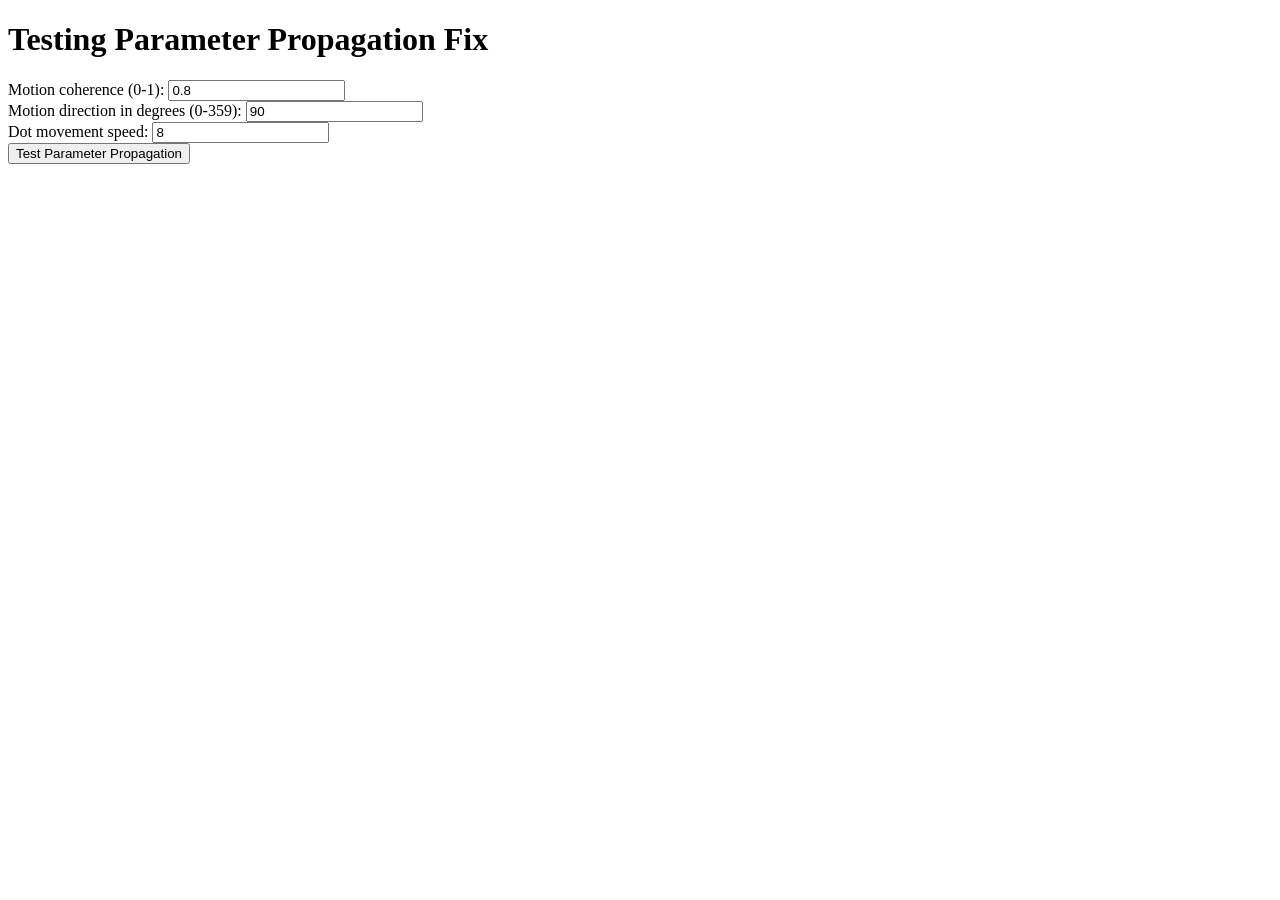
<file: test_parameter_propagation.html>
<!DOCTYPE html>
<html>
<head>
    <title>Test Parameter Propagation</title>
</head>
<body>
    <h1>Testing Parameter Propagation Fix</h1>
    
    <!-- Test form inputs -->
    <div>
        <label>Motion coherence (0-1):</label>
        <input type="number" id="rdm_coherence" value="0.8" step="any">
    </div>
    <div>
        <label>Motion direction in degrees (0-359):</label>
        <input type="number" id="rdm_direction" value="90" step="any">
    </div>
    <div>
        <label>Dot movement speed:</label>
        <input type="number" id="rdm_speed" value="8" step="any">
    </div>
    
    <button onclick="testParameterPropagation()">Test Parameter Propagation</button>
    <div id="result"></div>

    <script>
        // Mock the JsonBuilder getCurrentRDMParameters method
        const mockJsonBuilder = {
            getCurrentRDMParameters() {
                return {
                    rdm_coherence: parseFloat(document.getElementById('rdm_coherence').value),
                    rdm_direction: parseFloat(document.getElementById('rdm_direction').value), 
                    rdm_speed: parseFloat(document.getElementById('rdm_speed').value),
                    rdm_stimulus_duration: 1500,
                    rdm_total_dots: 150,
                    rdm_dot_size: 4,
                    rdm_aperture_diameter: 350
                };
            }
        };

        // Mock TimelineBuilder's getExperimentDefault method
        function getExperimentDefault(paramName) {
            // Get the current experiment-wide RDM settings
            const experimentDefaults = mockJsonBuilder.getCurrentRDMParameters();
            
            // Map parameter names from form IDs to schema parameter names if needed
            const parameterMappings = {
                'coherence': 'rdm_coherence',
                'direction': 'rdm_direction', 
                'speed': 'rdm_speed',
                'stimulus_duration': 'rdm_stimulus_duration',
                'total_dots': 'rdm_total_dots',
                'dot_size': 'rdm_dot_size',
                'aperture_diameter': 'rdm_aperture_diameter'
            };
            
            const formFieldName = parameterMappings[paramName];
            if (formFieldName && experimentDefaults.hasOwnProperty(formFieldName)) {
                return experimentDefaults[formFieldName];
            }
            
            return undefined;
        }

        function testParameterPropagation() {
            // Test the mapping for different parameters
            const testCases = [
                'coherence',
                'direction', 
                'speed',
                'stimulus_duration',
                'total_dots',
                'dot_size',
                'aperture_diameter'
            ];

            let results = '<h3>Test Results:</h3><ul>';
            
            for (const param of testCases) {
                const value = getExperimentDefault(param);
                results += `<li><strong>${param}:</strong> ${value !== undefined ? value : 'undefined'}</li>`;
            }
            
            results += '</ul>';
            results += '<h3>Experiment Defaults:</h3><pre>' + JSON.stringify(mockJsonBuilder.getCurrentRDMParameters(), null, 2) + '</pre>';
            
            document.getElementById('result').innerHTML = results;
        }
    </script>
</body>
</html>
</file>
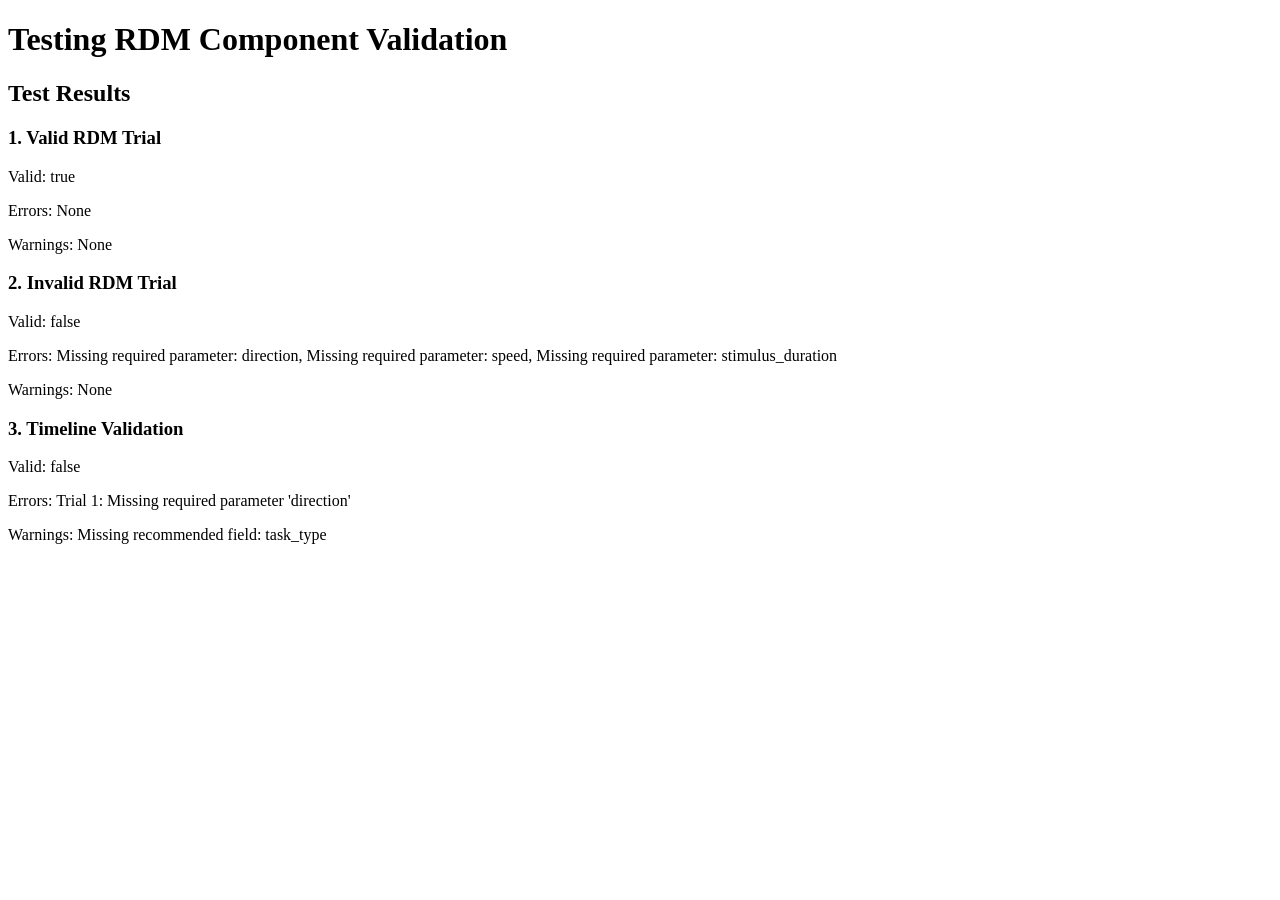
<file: test_rdm_validation.html>
<!DOCTYPE html>
<html lang="en">
<head>
    <meta charset="UTF-8">
    <meta name="viewport" content="width=device-width, initial-scale=1.0">
    <title>Test RDM Validation</title>
</head>
<body>
    <h1>Testing RDM Component Validation</h1>
    <div id="results"></div>

    <script src="src/schemas/RDMTaskSchema.js"></script>
    <script src="src/schemas/JSPsychSchemas.js"></script>
    
    <script>
        // Test the RDM component validation
        function runTests() {
            const resultsDiv = document.getElementById('results');
            
            // Create schema instances
            const rdmSchema = new RDMTaskSchema();
            const jspsychSchemas = new JSPsychSchemas();
            
            // Test 1: Valid RDM trial
            const validRDMTrial = {
                type: 'rdm-trial',
                coherence: 0.5,
                direction: 90,
                speed: 6,
                stimulus_duration: 1500,
                total_dots: 150
            };
            
            console.log('Testing valid RDM trial...');
            const result1 = rdmSchema.validateComponent(validRDMTrial, 'rdm-trial');
            console.log('Valid RDM Trial Result:', result1);
            
            // Test 2: Invalid RDM trial (missing parameters)
            const invalidRDMTrial = {
                type: 'rdm-trial',
                coherence: 0.5
                // Missing required parameters
            };
            
            console.log('Testing invalid RDM trial...');
            const result2 = rdmSchema.validateComponent(invalidRDMTrial, 'rdm-trial');
            console.log('Invalid RDM Trial Result:', result2);
            
            // Test 3: Test timeline validation with RDM components
            const testConfig = {
                experiment_type: 'custom',
                timeline: [
                    validRDMTrial,
                    invalidRDMTrial
                ]
            };
            
            console.log('Testing timeline validation...');
            const result3 = jspsychSchemas.validate(testConfig);
            console.log('Timeline Validation Result:', result3);
            
            // Display results
            resultsDiv.innerHTML = `
                <h2>Test Results</h2>
                <h3>1. Valid RDM Trial</h3>
                <p>Valid: ${result1.valid}</p>
                <p>Errors: ${result1.errors.join(', ') || 'None'}</p>
                <p>Warnings: ${result1.warnings.join(', ') || 'None'}</p>
                
                <h3>2. Invalid RDM Trial</h3>
                <p>Valid: ${result2.valid}</p>
                <p>Errors: ${result2.errors.join(', ')}</p>
                <p>Warnings: ${result2.warnings.join(', ') || 'None'}</p>
                
                <h3>3. Timeline Validation</h3>
                <p>Valid: ${result3.valid}</p>
                <p>Errors: ${result3.errors.join('; ')}</p>
                <p>Warnings: ${result3.warnings.join('; ') || 'None'}</p>
            `;
        }
        
        // Run tests when page loads
        window.addEventListener('load', runTests);
    </script>
</body>
</html>
</file>
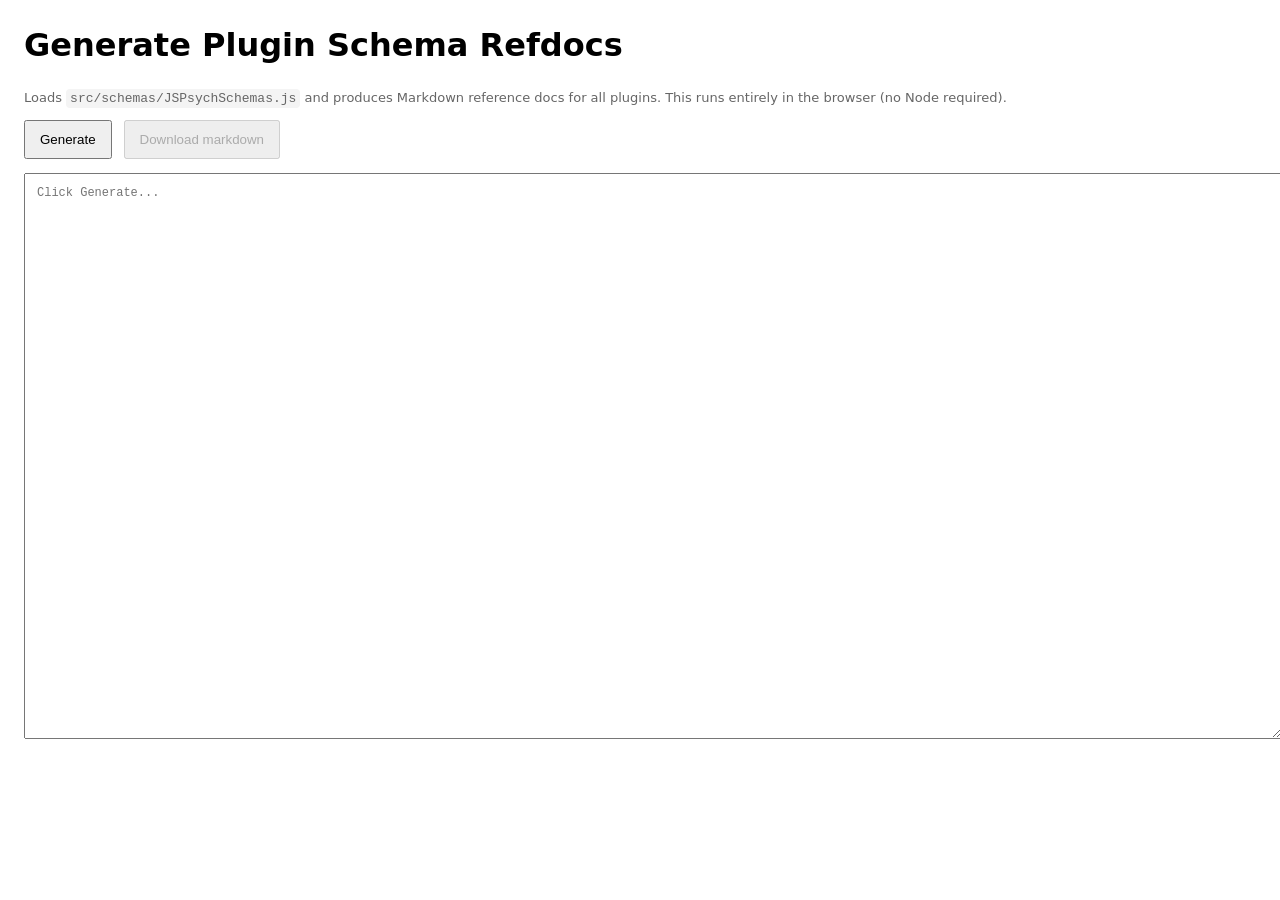
<file: tools/generate_plugin_refdocs.html>
<!doctype html>
<html lang="en">
<head>
  <meta charset="utf-8" />
  <meta name="viewport" content="width=device-width, initial-scale=1" />
  <title>CogFlow Builder — Generate Plugin Refdocs</title>
  <style>
    body { font-family: system-ui, -apple-system, Segoe UI, Roboto, sans-serif; margin: 24px; line-height: 1.35; }
    .row { display: flex; gap: 12px; flex-wrap: wrap; align-items: center; }
    button { padding: 10px 14px; cursor: pointer; }
    textarea { width: 100%; min-height: 60vh; font-family: ui-monospace, SFMono-Regular, Menlo, Consolas, monospace; font-size: 12px; padding: 12px; }
    .muted { color: #666; font-size: 13px; }
    code { background: #f4f4f4; padding: 2px 4px; border-radius: 4px; }
  </style>
</head>
<body>
  <h1>Generate Plugin Schema Refdocs</h1>
  <p class="muted">
    Loads <code>src/schemas/JSPsychSchemas.js</code> and produces Markdown reference docs for all plugins.
    This runs entirely in the browser (no Node required).
  </p>

  <div class="row">
    <button id="generateBtn" type="button">Generate</button>
    <button id="downloadBtn" type="button" disabled>Download markdown</button>
    <span id="status" class="muted"></span>
  </div>

  <div style="margin-top: 14px;">
    <textarea id="out" placeholder="Click Generate..."></textarea>
  </div>

  <script src="../src/schemas/RDMTaskSchema.js"></script>
  <script src="../src/schemas/JSPsychSchemas.js"></script>
  <script>
    (function () {
      const elOut = document.getElementById('out');
      const elStatus = document.getElementById('status');
      const btnGen = document.getElementById('generateBtn');
      const btnDl = document.getElementById('downloadBtn');

      function escCell(s) {
        return String(s ?? '').replace(/\|/g, '\\|').replace(/\r?\n/g, '<br/>');
      }

      function fmtDefault(v) {
        if (v === undefined) return '';
        if (v === null) return 'null';
        if (typeof v === 'string') return v;
        if (typeof v === 'number' || typeof v === 'boolean') return String(v);
        try { return JSON.stringify(v); } catch { return String(v); }
      }

      function fmtNotes(spec) {
        const notes = [];
        if (!spec || typeof spec !== 'object') return '';
        if (Array.isArray(spec.options) && spec.options.length) notes.push('options: ' + spec.options.map(String).join(', '));
        if (spec.min !== undefined) notes.push('min: ' + spec.min);
        if (spec.max !== undefined) notes.push('max: ' + spec.max);
        if (spec.blockTarget) notes.push('blockTarget: ' + spec.blockTarget);
        if (spec.required === true) notes.push('required');
        return notes.join(' | ');
      }

      function generateMarkdown() {
        if (typeof JSPsychSchemas !== 'function') {
          throw new Error('JSPsychSchemas not found (scripts failed to load)');
        }
        const schemas = new JSPsychSchemas();
        const pluginSchemas = schemas && schemas.pluginSchemas ? schemas.pluginSchemas : {};
        const keys = Object.keys(pluginSchemas).sort((a, b) => a.localeCompare(b));

        const lines = [];
        lines.push('# Plugin Schema Reference');
        lines.push('');
        lines.push('Generated from `src/schemas/JSPsychSchemas.js`');
        lines.push('');
        lines.push('Generated at: ' + new Date().toISOString());
        lines.push('');

        for (const type of keys) {
          const schema = pluginSchemas[type] || {};
          const name = schema.name ? String(schema.name) : type;
          const description = schema.description ? String(schema.description) : '';
          const params = (schema.parameters && typeof schema.parameters === 'object') ? schema.parameters : {};
          const paramKeys = Object.keys(params).sort((a, b) => a.localeCompare(b));

          lines.push('---');
          lines.push('');
          lines.push('## ' + name);
          lines.push('');
          lines.push('**Type:** `' + type + '`');
          if (description) {
            lines.push('');
            lines.push(description);
          }
          lines.push('');
          lines.push('### Parameters');
          lines.push('');

          if (paramKeys.length === 0) {
            lines.push('_No parameters defined._');
            lines.push('');
            continue;
          }

          lines.push('| Name | Type | Default | Description | Notes |');
          lines.push('|---|---|---|---|---|');
          for (const p of paramKeys) {
            const spec = params[p] || {};
            const row = [
              escCell(p),
              escCell(spec.type ?? ''),
              escCell(fmtDefault(spec.default)),
              escCell(spec.description ?? ''),
              escCell(fmtNotes(spec)),
            ];
            lines.push('| ' + row.join(' | ') + ' |');
          }
          lines.push('');
        }

        return lines.join('\n');
      }

      function downloadText(filename, text) {
        const blob = new Blob([text], { type: 'text/markdown;charset=utf-8' });
        const url = URL.createObjectURL(blob);
        const a = document.createElement('a');
        a.href = url;
        a.download = filename;
        document.body.appendChild(a);
        a.click();
        a.remove();
        setTimeout(() => URL.revokeObjectURL(url), 250);
      }

      let lastMd = '';

      btnGen.onclick = () => {
        btnDl.disabled = true;
        elStatus.textContent = 'Generating...';
        try {
          lastMd = generateMarkdown();
          elOut.value = lastMd;
          btnDl.disabled = !lastMd;
          elStatus.textContent = 'Done.';
        } catch (e) {
          console.error(e);
          elStatus.textContent = 'Error: ' + (e && e.message ? e.message : String(e));
        }
      };

      btnDl.onclick = () => {
        if (!lastMd) return;
        downloadText('plugin_schema_reference.md', lastMd);
      };
    })();
  </script>
</body>
</html>
</file>
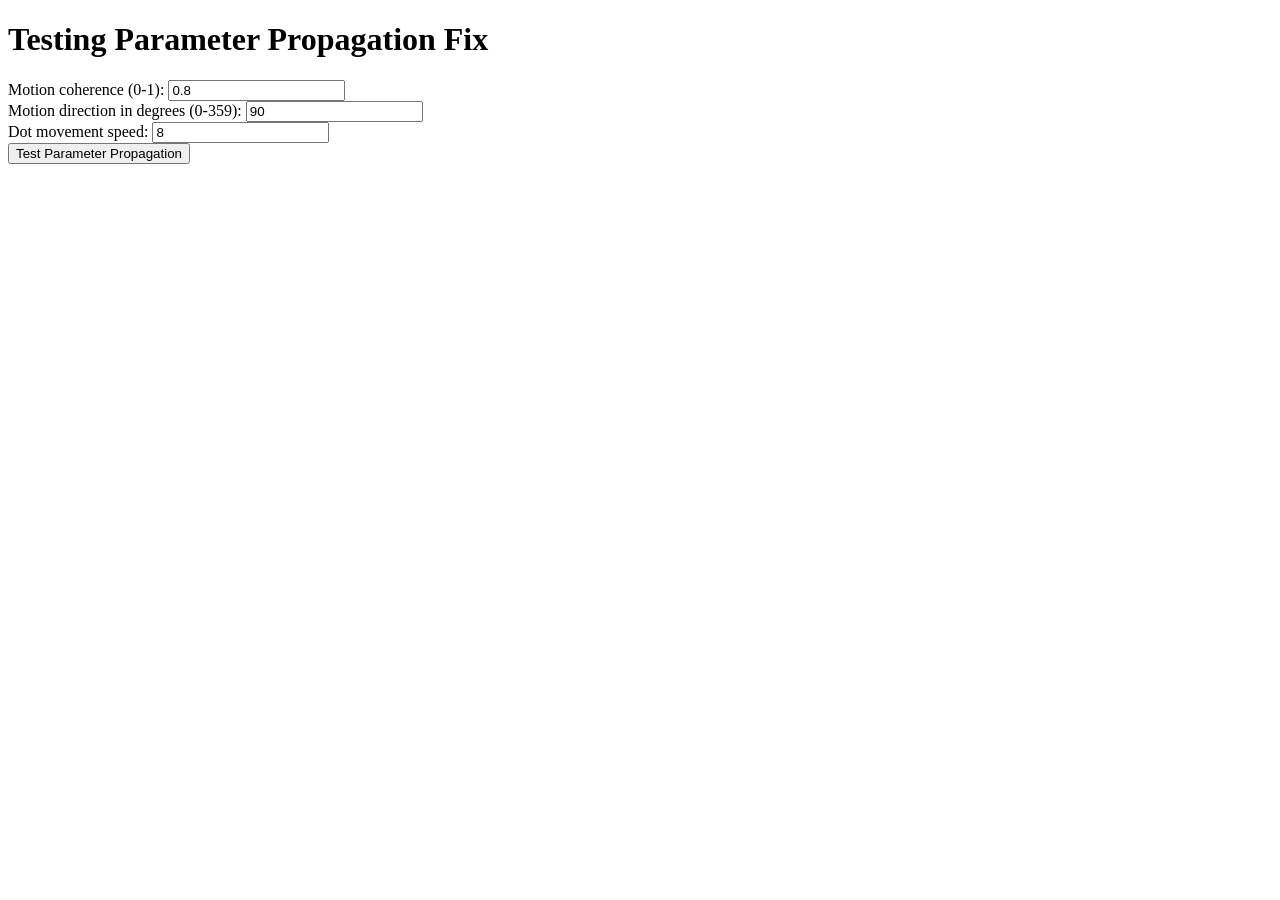
<file: tools/dev_test_pages/test_parameter_propagation.html>
<!DOCTYPE html>
<html>
<head>
    <title>Test Parameter Propagation</title>
</head>
<body>
    <h1>Testing Parameter Propagation Fix</h1>
    
    <!-- Test form inputs -->
    <div>
        <label>Motion coherence (0-1):</label>
        <input type="number" id="rdm_coherence" value="0.8" step="any">
    </div>
    <div>
        <label>Motion direction in degrees (0-359):</label>
        <input type="number" id="rdm_direction" value="90" step="any">
    </div>
    <div>
        <label>Dot movement speed:</label>
        <input type="number" id="rdm_speed" value="8" step="any">
    </div>
    
    <button onclick="testParameterPropagation()">Test Parameter Propagation</button>
    <div id="result"></div>

    <script>
        // Mock the JsonBuilder getCurrentRDMParameters method
        const mockJsonBuilder = {
            getCurrentRDMParameters() {
                return {
                    rdm_coherence: parseFloat(document.getElementById('rdm_coherence').value),
                    rdm_direction: parseFloat(document.getElementById('rdm_direction').value), 
                    rdm_speed: parseFloat(document.getElementById('rdm_speed').value),
                    rdm_stimulus_duration: 1500,
                    rdm_total_dots: 150,
                    rdm_dot_size: 4,
                    rdm_aperture_diameter: 350
                };
            }
        };

        // Mock TimelineBuilder's getExperimentDefault method
        function getExperimentDefault(paramName) {
            // Get the current experiment-wide RDM settings
            const experimentDefaults = mockJsonBuilder.getCurrentRDMParameters();
            
            // Map parameter names from form IDs to schema parameter names if needed
            const parameterMappings = {
                'coherence': 'rdm_coherence',
                'direction': 'rdm_direction', 
                'speed': 'rdm_speed',
                'stimulus_duration': 'rdm_stimulus_duration',
                'total_dots': 'rdm_total_dots',
                'dot_size': 'rdm_dot_size',
                'aperture_diameter': 'rdm_aperture_diameter'
            };
            
            const formFieldName = parameterMappings[paramName];
            if (formFieldName && experimentDefaults.hasOwnProperty(formFieldName)) {
                return experimentDefaults[formFieldName];
            }
            
            return undefined;
        }

        function testParameterPropagation() {
            // Test the mapping for different parameters
            const testCases = [
                'coherence',
                'direction', 
                'speed',
                'stimulus_duration',
                'total_dots',
                'dot_size',
                'aperture_diameter'
            ];

            let results = '<h3>Test Results:</h3><ul>';
            
            for (const param of testCases) {
                const value = getExperimentDefault(param);
                results += `<li><strong>${param}:</strong> ${value !== undefined ? value : 'undefined'}</li>`;
            }
            
            results += '</ul>';
            results += '<h3>Experiment Defaults:</h3><pre>' + JSON.stringify(mockJsonBuilder.getCurrentRDMParameters(), null, 2) + '</pre>';
            
            document.getElementById('result').innerHTML = results;
        }
    </script>
</body>
</html>
</file>
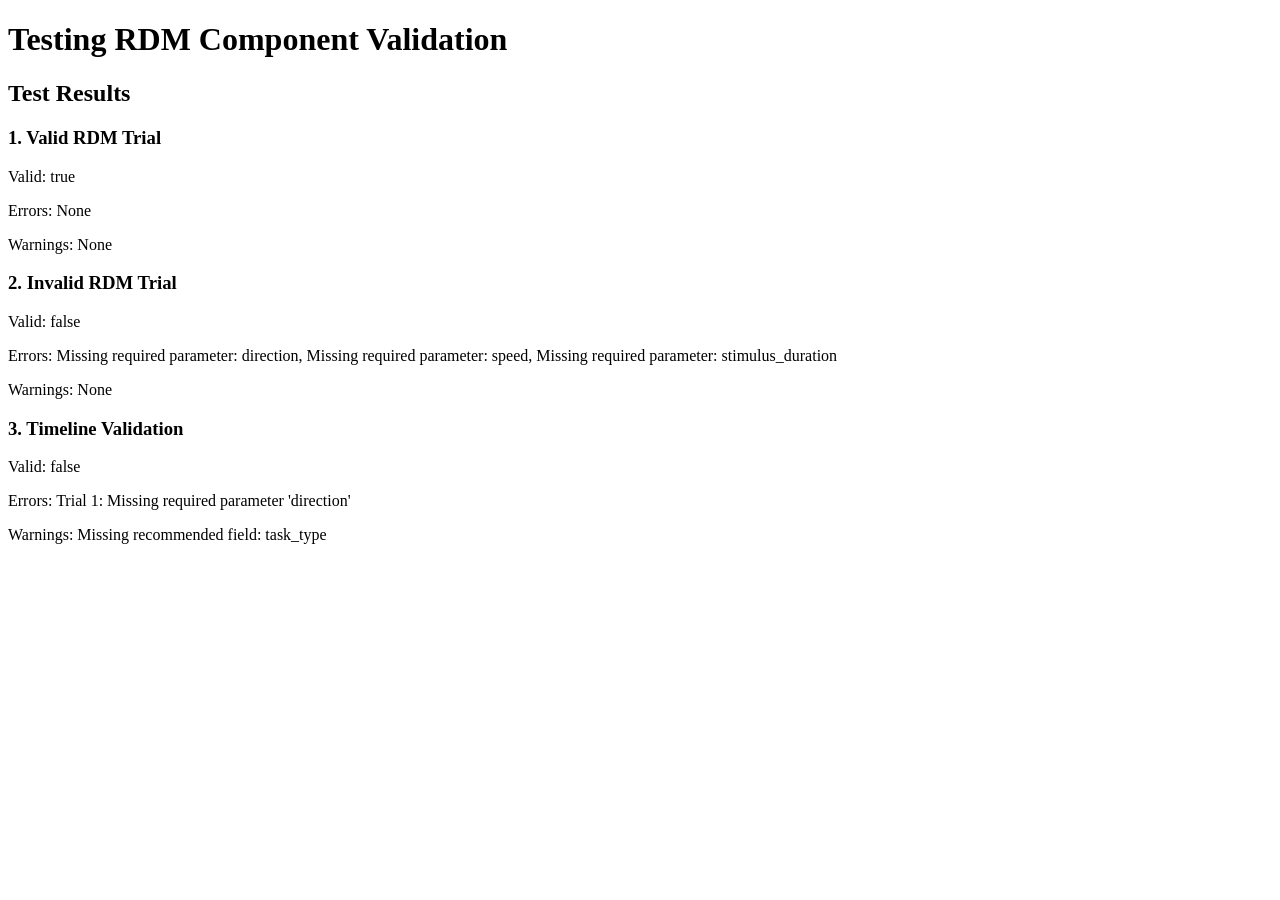
<file: tools/dev_test_pages/test_rdm_validation.html>
<!DOCTYPE html>
<html lang="en">
<head>
    <meta charset="UTF-8">
    <meta name="viewport" content="width=device-width, initial-scale=1.0">
    <title>Test RDM Validation</title>
</head>
<body>
    <h1>Testing RDM Component Validation</h1>
    <div id="results"></div>

    <script src="../../src/schemas/RDMTaskSchema.js"></script>
    <script src="../../src/schemas/JSPsychSchemas.js"></script>
    
    <script>
        // Test the RDM component validation
        function runTests() {
            const resultsDiv = document.getElementById('results');
            
            // Create schema instances
            const rdmSchema = new RDMTaskSchema();
            const jspsychSchemas = new JSPsychSchemas();
            
            // Test 1: Valid RDM trial
            const validRDMTrial = {
                type: 'rdm-trial',
                coherence: 0.5,
                direction: 90,
                speed: 6,
                stimulus_duration: 1500,
                total_dots: 150
            };
            
            console.log('Testing valid RDM trial...');
            const result1 = rdmSchema.validateComponent(validRDMTrial, 'rdm-trial');
            console.log('Valid RDM Trial Result:', result1);
            
            // Test 2: Invalid RDM trial (missing parameters)
            const invalidRDMTrial = {
                type: 'rdm-trial',
                coherence: 0.5
                // Missing required parameters
            };
            
            console.log('Testing invalid RDM trial...');
            const result2 = rdmSchema.validateComponent(invalidRDMTrial, 'rdm-trial');
            console.log('Invalid RDM Trial Result:', result2);
            
            // Test 3: Test timeline validation with RDM components
            const testConfig = {
                experiment_type: 'custom',
                timeline: [
                    validRDMTrial,
                    invalidRDMTrial
                ]
            };
            
            console.log('Testing timeline validation...');
            const result3 = jspsychSchemas.validate(testConfig);
            console.log('Timeline Validation Result:', result3);
            
            // Display results
            resultsDiv.innerHTML = `
                <h2>Test Results</h2>
                <h3>1. Valid RDM Trial</h3>
                <p>Valid: ${result1.valid}</p>
                <p>Errors: ${result1.errors.join(', ') || 'None'}</p>
                <p>Warnings: ${result1.warnings.join(', ') || 'None'}</p>
                
                <h3>2. Invalid RDM Trial</h3>
                <p>Valid: ${result2.valid}</p>
                <p>Errors: ${result2.errors.join(', ')}</p>
                <p>Warnings: ${result2.warnings.join(', ') || 'None'}</p>
                
                <h3>3. Timeline Validation</h3>
                <p>Valid: ${result3.valid}</p>
                <p>Errors: ${result3.errors.join('; ')}</p>
                <p>Warnings: ${result3.warnings.join('; ') || 'None'}</p>
            `;
        }
        
        // Run tests when page loads
        window.addEventListener('load', runTests);
    </script>
</body>
</html>
</file>
<file: vendor/quill.snow.css>
/*!
 * Quill Editor v1.3.7
 * https://quilljs.com/
 * Copyright (c) 2014, Jason Chen
 * Copyright (c) 2013, salesforce.com
 */
.ql-container {
  box-sizing: border-box;
  font-family: Helvetica, Arial, sans-serif;
  font-size: 13px;
  height: 100%;
  margin: 0px;
  position: relative;
}
.ql-container.ql-disabled .ql-tooltip {
  visibility: hidden;
}
.ql-container.ql-disabled .ql-editor ul[data-checked] > li::before {
  pointer-events: none;
}
.ql-clipboard {
  left: -100000px;
  height: 1px;
  overflow-y: hidden;
  position: absolute;
  top: 50%;
}
.ql-clipboard p {
  margin: 0;
  padding: 0;
}
.ql-editor {
  box-sizing: border-box;
  line-height: 1.42;
  height: 100%;
  outline: none;
  overflow-y: auto;
  padding: 12px 15px;
  tab-size: 4;
  -moz-tab-size: 4;
  text-align: left;
  white-space: pre-wrap;
  word-wrap: break-word;
}
.ql-editor > * {
  cursor: text;
}
.ql-editor p,
.ql-editor ol,
.ql-editor ul,
.ql-editor pre,
.ql-editor blockquote,
.ql-editor h1,
.ql-editor h2,
.ql-editor h3,
.ql-editor h4,
.ql-editor h5,
.ql-editor h6 {
  margin: 0;
  padding: 0;
  counter-reset: list-1 list-2 list-3 list-4 list-5 list-6 list-7 list-8 list-9;
}
.ql-editor ol,
.ql-editor ul {
  padding-left: 1.5em;
}
.ql-editor ol > li,
.ql-editor ul > li {
  list-style-type: none;
}
.ql-editor ul > li::before {
  content: '\2022';
}
.ql-editor ul[data-checked=true],
.ql-editor ul[data-checked=false] {
  pointer-events: none;
}
.ql-editor ul[data-checked=true] > li *,
.ql-editor ul[data-checked=false] > li * {
  pointer-events: all;
}
.ql-editor ul[data-checked=true] > li::before,
.ql-editor ul[data-checked=false] > li::before {
  color: #777;
  cursor: pointer;
  pointer-events: all;
}
.ql-editor ul[data-checked=true] > li::before {
  content: '\2611';
}
.ql-editor ul[data-checked=false] > li::before {
  content: '\2610';
}
.ql-editor li::before {
  display: inline-block;
  white-space: nowrap;
  width: 1.2em;
}
.ql-editor li:not(.ql-direction-rtl)::before {
  margin-left: -1.5em;
  margin-right: 0.3em;
  text-align: right;
}
.ql-editor li.ql-direction-rtl::before {
  margin-left: 0.3em;
  margin-right: -1.5em;
}
.ql-editor ol li:not(.ql-direction-rtl),
.ql-editor ul li:not(.ql-direction-rtl) {
  padding-left: 1.5em;
}
.ql-editor ol li.ql-direction-rtl,
.ql-editor ul li.ql-direction-rtl {
  padding-right: 1.5em;
}
.ql-editor ol li {
  counter-reset: list-1 list-2 list-3 list-4 list-5 list-6 list-7 list-8 list-9;
  counter-increment: list-0;
}
.ql-editor ol li:before {
  content: counter(list-0, decimal) '. ';
}
.ql-editor ol li.ql-indent-1 {
  counter-increment: list-1;
}
.ql-editor ol li.ql-indent-1:before {
  content: counter(list-1, lower-alpha) '. ';
}
.ql-editor ol li.ql-indent-1 {
  counter-reset: list-2 list-3 list-4 list-5 list-6 list-7 list-8 list-9;
}
.ql-editor ol li.ql-indent-2 {
  counter-increment: list-2;
}
.ql-editor ol li.ql-indent-2:before {
  content: counter(list-2, lower-roman) '. ';
}
.ql-editor ol li.ql-indent-2 {
  counter-reset: list-3 list-4 list-5 list-6 list-7 list-8 list-9;
}
.ql-editor ol li.ql-indent-3 {
  counter-increment: list-3;
}
.ql-editor ol li.ql-indent-3:before {
  content: counter(list-3, decimal) '. ';
}
.ql-editor ol li.ql-indent-3 {
  counter-reset: list-4 list-5 list-6 list-7 list-8 list-9;
}
.ql-editor ol li.ql-indent-4 {
  counter-increment: list-4;
}
.ql-editor ol li.ql-indent-4:before {
  content: counter(list-4, lower-alpha) '. ';
}
.ql-editor ol li.ql-indent-4 {
  counter-reset: list-5 list-6 list-7 list-8 list-9;
}
.ql-editor ol li.ql-indent-5 {
  counter-increment: list-5;
}
.ql-editor ol li.ql-indent-5:before {
  content: counter(list-5, lower-roman) '. ';
}
.ql-editor ol li.ql-indent-5 {
  counter-reset: list-6 list-7 list-8 list-9;
}
.ql-editor ol li.ql-indent-6 {
  counter-increment: list-6;
}
.ql-editor ol li.ql-indent-6:before {
  content: counter(list-6, decimal) '. ';
}
.ql-editor ol li.ql-indent-6 {
  counter-reset: list-7 list-8 list-9;
}
.ql-editor ol li.ql-indent-7 {
  counter-increment: list-7;
}
.ql-editor ol li.ql-indent-7:before {
  content: counter(list-7, lower-alpha) '. ';
}
.ql-editor ol li.ql-indent-7 {
  counter-reset: list-8 list-9;
}
.ql-editor ol li.ql-indent-8 {
  counter-increment: list-8;
}
.ql-editor ol li.ql-indent-8:before {
  content: counter(list-8, lower-roman) '. ';
}
.ql-editor ol li.ql-indent-8 {
  counter-reset: list-9;
}
.ql-editor ol li.ql-indent-9 {
  counter-increment: list-9;
}
.ql-editor ol li.ql-indent-9:before {
  content: counter(list-9, decimal) '. ';
}
.ql-editor .ql-indent-1:not(.ql-direction-rtl) {
  padding-left: 3em;
}
.ql-editor li.ql-indent-1:not(.ql-direction-rtl) {
  padding-left: 4.5em;
}
.ql-editor .ql-indent-1.ql-direction-rtl.ql-align-right {
  padding-right: 3em;
}
.ql-editor li.ql-indent-1.ql-direction-rtl.ql-align-right {
  padding-right: 4.5em;
}
.ql-editor .ql-indent-2:not(.ql-direction-rtl) {
  padding-left: 6em;
}
.ql-editor li.ql-indent-2:not(.ql-direction-rtl) {
  padding-left: 7.5em;
}
.ql-editor .ql-indent-2.ql-direction-rtl.ql-align-right {
  padding-right: 6em;
}
.ql-editor li.ql-indent-2.ql-direction-rtl.ql-align-right {
  padding-right: 7.5em;
}
.ql-editor .ql-indent-3:not(.ql-direction-rtl) {
  padding-left: 9em;
}
.ql-editor li.ql-indent-3:not(.ql-direction-rtl) {
  padding-left: 10.5em;
}
.ql-editor .ql-indent-3.ql-direction-rtl.ql-align-right {
  padding-right: 9em;
}
.ql-editor li.ql-indent-3.ql-direction-rtl.ql-align-right {
  padding-right: 10.5em;
}
.ql-editor .ql-indent-4:not(.ql-direction-rtl) {
  padding-left: 12em;
}
.ql-editor li.ql-indent-4:not(.ql-direction-rtl) {
  padding-left: 13.5em;
}
.ql-editor .ql-indent-4.ql-direction-rtl.ql-align-right {
  padding-right: 12em;
}
.ql-editor li.ql-indent-4.ql-direction-rtl.ql-align-right {
  padding-right: 13.5em;
}
.ql-editor .ql-indent-5:not(.ql-direction-rtl) {
  padding-left: 15em;
}
.ql-editor li.ql-indent-5:not(.ql-direction-rtl) {
  padding-left: 16.5em;
}
.ql-editor .ql-indent-5.ql-direction-rtl.ql-align-right {
  padding-right: 15em;
}
.ql-editor li.ql-indent-5.ql-direction-rtl.ql-align-right {
  padding-right: 16.5em;
}
.ql-editor .ql-indent-6:not(.ql-direction-rtl) {
  padding-left: 18em;
}
.ql-editor li.ql-indent-6:not(.ql-direction-rtl) {
  padding-left: 19.5em;
}
.ql-editor .ql-indent-6.ql-direction-rtl.ql-align-right {
  padding-right: 18em;
}
.ql-editor li.ql-indent-6.ql-direction-rtl.ql-align-right {
  padding-right: 19.5em;
}
.ql-editor .ql-indent-7:not(.ql-direction-rtl) {
  padding-left: 21em;
}
.ql-editor li.ql-indent-7:not(.ql-direction-rtl) {
  padding-left: 22.5em;
}
.ql-editor .ql-indent-7.ql-direction-rtl.ql-align-right {
  padding-right: 21em;
}
.ql-editor li.ql-indent-7.ql-direction-rtl.ql-align-right {
  padding-right: 22.5em;
}
.ql-editor .ql-indent-8:not(.ql-direction-rtl) {
  padding-left: 24em;
}
.ql-editor li.ql-indent-8:not(.ql-direction-rtl) {
  padding-left: 25.5em;
}
.ql-editor .ql-indent-8.ql-direction-rtl.ql-align-right {
  padding-right: 24em;
}
.ql-editor li.ql-indent-8.ql-direction-rtl.ql-align-right {
  padding-right: 25.5em;
}
.ql-editor .ql-indent-9:not(.ql-direction-rtl) {
  padding-left: 27em;
}
.ql-editor li.ql-indent-9:not(.ql-direction-rtl) {
  padding-left: 28.5em;
}
.ql-editor .ql-indent-9.ql-direction-rtl.ql-align-right {
  padding-right: 27em;
}
.ql-editor li.ql-indent-9.ql-direction-rtl.ql-align-right {
  padding-right: 28.5em;
}
.ql-editor .ql-video {
  display: block;
  max-width: 100%;
}
.ql-editor .ql-video.ql-align-center {
  margin: 0 auto;
}
.ql-editor .ql-video.ql-align-right {
  margin: 0 0 0 auto;
}
.ql-editor .ql-bg-black {
  background-color: #000;
}
.ql-editor .ql-bg-red {
  background-color: #e60000;
}
.ql-editor .ql-bg-orange {
  background-color: #f90;
}
.ql-editor .ql-bg-yellow {
  background-color: #ff0;
}
.ql-editor .ql-bg-green {
  background-color: #008a00;
}
.ql-editor .ql-bg-blue {
  background-color: #06c;
}
.ql-editor .ql-bg-purple {
  background-color: #93f;
}
.ql-editor .ql-color-white {
  color: #fff;
}
.ql-editor .ql-color-red {
  color: #e60000;
}
.ql-editor .ql-color-orange {
  color: #f90;
}
.ql-editor .ql-color-yellow {
  color: #ff0;
}
.ql-editor .ql-color-green {
  color: #008a00;
}
.ql-editor .ql-color-blue {
  color: #06c;
}
.ql-editor .ql-color-purple {
  color: #93f;
}
.ql-editor .ql-font-serif {
  font-family: Georgia, Times New Roman, serif;
}
.ql-editor .ql-font-monospace {
  font-family: Monaco, Courier New, monospace;
}
.ql-editor .ql-size-small {
  font-size: 0.75em;
}
.ql-editor .ql-size-large {
  font-size: 1.5em;
}
.ql-editor .ql-size-huge {
  font-size: 2.5em;
}
.ql-editor .ql-direction-rtl {
  direction: rtl;
  text-align: inherit;
}
.ql-editor .ql-align-center {
  text-align: center;
}
.ql-editor .ql-align-justify {
  text-align: justify;
}
.ql-editor .ql-align-right {
  text-align: right;
}
.ql-editor.ql-blank::before {
  color: rgba(0,0,0,0.6);
  content: attr(data-placeholder);
  font-style: italic;
  left: 15px;
  pointer-events: none;
  position: absolute;
  right: 15px;
}
.ql-snow.ql-toolbar:after,
.ql-snow .ql-toolbar:after {
  clear: both;
  content: '';
  display: table;
}
.ql-snow.ql-toolbar button,
.ql-snow .ql-toolbar button {
  background: none;
  border: none;
  cursor: pointer;
  display: inline-block;
  float: left;
  height: 24px;
  padding: 3px 5px;
  width: 28px;
}
.ql-snow.ql-toolbar button svg,
.ql-snow .ql-toolbar button svg {
  float: left;
  height: 100%;
}
.ql-snow.ql-toolbar button:active:hover,
.ql-snow .ql-toolbar button:active:hover {
  outline: none;
}
.ql-snow.ql-toolbar input.ql-image[type=file],
.ql-snow .ql-toolbar input.ql-image[type=file] {
  display: none;
}
.ql-snow.ql-toolbar button:hover,
.ql-snow .ql-toolbar button:hover,
.ql-snow.ql-toolbar button:focus,
.ql-snow .ql-toolbar button:focus,
.ql-snow.ql-toolbar button.ql-active,
.ql-snow .ql-toolbar button.ql-active,
.ql-snow.ql-toolbar .ql-picker-label:hover,
.ql-snow .ql-toolbar .ql-picker-label:hover,
.ql-snow.ql-toolbar .ql-picker-label.ql-active,
.ql-snow .ql-toolbar .ql-picker-label.ql-active,
.ql-snow.ql-toolbar .ql-picker-item:hover,
.ql-snow .ql-toolbar .ql-picker-item:hover,
.ql-snow.ql-toolbar .ql-picker-item.ql-selected,
.ql-snow .ql-toolbar .ql-picker-item.ql-selected {
  color: #06c;
}
.ql-snow.ql-toolbar button:hover .ql-fill,
.ql-snow .ql-toolbar button:hover .ql-fill,
.ql-snow.ql-toolbar button:focus .ql-fill,
.ql-snow .ql-toolbar button:focus .ql-fill,
.ql-snow.ql-toolbar button.ql-active .ql-fill,
.ql-snow .ql-toolbar button.ql-active .ql-fill,
.ql-snow.ql-toolbar .ql-picker-label:hover .ql-fill,
.ql-snow .ql-toolbar .ql-picker-label:hover .ql-fill,
.ql-snow.ql-toolbar .ql-picker-label.ql-active .ql-fill,
.ql-snow .ql-toolbar .ql-picker-label.ql-active .ql-fill,
.ql-snow.ql-toolbar .ql-picker-item:hover .ql-fill,
.ql-snow .ql-toolbar .ql-picker-item:hover .ql-fill,
.ql-snow.ql-toolbar .ql-picker-item.ql-selected .ql-fill,
.ql-snow .ql-toolbar .ql-picker-item.ql-selected .ql-fill,
.ql-snow.ql-toolbar button:hover .ql-stroke.ql-fill,
.ql-snow .ql-toolbar button:hover .ql-stroke.ql-fill,
.ql-snow.ql-toolbar button:focus .ql-stroke.ql-fill,
.ql-snow .ql-toolbar button:focus .ql-stroke.ql-fill,
.ql-snow.ql-toolbar button.ql-active .ql-stroke.ql-fill,
.ql-snow .ql-toolbar button.ql-active .ql-stroke.ql-fill,
.ql-snow.ql-toolbar .ql-picker-label:hover .ql-stroke.ql-fill,
.ql-snow .ql-toolbar .ql-picker-label:hover .ql-stroke.ql-fill,
.ql-snow.ql-toolbar .ql-picker-label.ql-active .ql-stroke.ql-fill,
.ql-snow .ql-toolbar .ql-picker-label.ql-active .ql-stroke.ql-fill,
.ql-snow.ql-toolbar .ql-picker-item:hover .ql-stroke.ql-fill,
.ql-snow .ql-toolbar .ql-picker-item:hover .ql-stroke.ql-fill,
.ql-snow.ql-toolbar .ql-picker-item.ql-selected .ql-stroke.ql-fill,
.ql-snow .ql-toolbar .ql-picker-item.ql-selected .ql-stroke.ql-fill {
  fill: #06c;
}
.ql-snow.ql-toolbar button:hover .ql-stroke,
.ql-snow .ql-toolbar button:hover .ql-stroke,
.ql-snow.ql-toolbar button:focus .ql-stroke,
.ql-snow .ql-toolbar button:focus .ql-stroke,
.ql-snow.ql-toolbar button.ql-active .ql-stroke,
.ql-snow .ql-toolbar button.ql-active .ql-stroke,
.ql-snow.ql-toolbar .ql-picker-label:hover .ql-stroke,
.ql-snow .ql-toolbar .ql-picker-label:hover .ql-stroke,
.ql-snow.ql-toolbar .ql-picker-label.ql-active .ql-stroke,
.ql-snow .ql-toolbar .ql-picker-label.ql-active .ql-stroke,
.ql-snow.ql-toolbar .ql-picker-item:hover .ql-stroke,
.ql-snow .ql-toolbar .ql-picker-item:hover .ql-stroke,
.ql-snow.ql-toolbar .ql-picker-item.ql-selected .ql-stroke,
.ql-snow .ql-toolbar .ql-picker-item.ql-selected .ql-stroke,
.ql-snow.ql-toolbar button:hover .ql-stroke-miter,
.ql-snow .ql-toolbar button:hover .ql-stroke-miter,
.ql-snow.ql-toolbar button:focus .ql-stroke-miter,
.ql-snow .ql-toolbar button:focus .ql-stroke-miter,
.ql-snow.ql-toolbar button.ql-active .ql-stroke-miter,
.ql-snow .ql-toolbar button.ql-active .ql-stroke-miter,
.ql-snow.ql-toolbar .ql-picker-label:hover .ql-stroke-miter,
.ql-snow .ql-toolbar .ql-picker-label:hover .ql-stroke-miter,
.ql-snow.ql-toolbar .ql-picker-label.ql-active .ql-stroke-miter,
.ql-snow .ql-toolbar .ql-picker-label.ql-active .ql-stroke-miter,
.ql-snow.ql-toolbar .ql-picker-item:hover .ql-stroke-miter,
.ql-snow .ql-toolbar .ql-picker-item:hover .ql-stroke-miter,
.ql-snow.ql-toolbar .ql-picker-item.ql-selected .ql-stroke-miter,
.ql-snow .ql-toolbar .ql-picker-item.ql-selected .ql-stroke-miter {
  stroke: #06c;
}
@media (pointer: coarse) {
  .ql-snow.ql-toolbar button:hover:not(.ql-active),
  .ql-snow .ql-toolbar button:hover:not(.ql-active) {
    color: #444;
  }
  .ql-snow.ql-toolbar button:hover:not(.ql-active) .ql-fill,
  .ql-snow .ql-toolbar button:hover:not(.ql-active) .ql-fill,
  .ql-snow.ql-toolbar button:hover:not(.ql-active) .ql-stroke.ql-fill,
  .ql-snow .ql-toolbar button:hover:not(.ql-active) .ql-stroke.ql-fill {
    fill: #444;
  }
  .ql-snow.ql-toolbar button:hover:not(.ql-active) .ql-stroke,
  .ql-snow .ql-toolbar button:hover:not(.ql-active) .ql-stroke,
  .ql-snow.ql-toolbar button:hover:not(.ql-active) .ql-stroke-miter,
  .ql-snow .ql-toolbar button:hover:not(.ql-active) .ql-stroke-miter {
    stroke: #444;
  }
}
.ql-snow {
  box-sizing: border-box;
}
.ql-snow * {
  box-sizing: border-box;
}
.ql-snow .ql-hidden {
  display: none;
}
.ql-snow .ql-out-bottom,
.ql-snow .ql-out-top {
  visibility: hidden;
}
.ql-snow .ql-tooltip {
  position: absolute;
  transform: translateY(10px);
}
.ql-snow .ql-tooltip a {
  cursor: pointer;
  text-decoration: none;
}
.ql-snow .ql-tooltip.ql-flip {
  transform: translateY(-10px);
}
.ql-snow .ql-formats {
  display: inline-block;
  vertical-align: middle;
}
.ql-snow .ql-formats:after {
  clear: both;
  content: '';
  display: table;
}
.ql-snow .ql-stroke {
  fill: none;
  stroke: #444;
  stroke-linecap: round;
  stroke-linejoin: round;
  stroke-width: 2;
}
.ql-snow .ql-stroke-miter {
  fill: none;
  stroke: #444;
  stroke-miterlimit: 10;
  stroke-width: 2;
}
.ql-snow .ql-fill,
.ql-snow .ql-stroke.ql-fill {
  fill: #444;
}
.ql-snow .ql-empty {
  fill: none;
}
.ql-snow .ql-even {
  fill-rule: evenodd;
}
.ql-snow .ql-thin,
.ql-snow .ql-stroke.ql-thin {
  stroke-width: 1;
}
.ql-snow .ql-transparent {
  opacity: 0.4;
}
.ql-snow .ql-direction svg:last-child {
  display: none;
}
.ql-snow .ql-direction.ql-active svg:last-child {
  display: inline;
}
.ql-snow .ql-direction.ql-active svg:first-child {
  display: none;
}
.ql-snow .ql-editor h1 {
  font-size: 2em;
}
.ql-snow .ql-editor h2 {
  font-size: 1.5em;
}
.ql-snow .ql-editor h3 {
  font-size: 1.17em;
}
.ql-snow .ql-editor h4 {
  font-size: 1em;
}
.ql-snow .ql-editor h5 {
  font-size: 0.83em;
}
.ql-snow .ql-editor h6 {
  font-size: 0.67em;
}
.ql-snow .ql-editor a {
  text-decoration: underline;
}
.ql-snow .ql-editor blockquote {
  border-left: 4px solid #ccc;
  margin-bottom: 5px;
  margin-top: 5px;
  padding-left: 16px;
}
.ql-snow .ql-editor code,
.ql-snow .ql-editor pre {
  background-color: #f0f0f0;
  border-radius: 3px;
}
.ql-snow .ql-editor pre {
  white-space: pre-wrap;
  margin-bottom: 5px;
  margin-top: 5px;
  padding: 5px 10px;
}
.ql-snow .ql-editor code {
  font-size: 85%;
  padding: 2px 4px;
}
.ql-snow .ql-editor pre.ql-syntax {
  background-color: #23241f;
  color: #f8f8f2;
  overflow: visible;
}
.ql-snow .ql-editor img {
  max-width: 100%;
}
.ql-snow .ql-picker {
  color: #444;
  display: inline-block;
  float: left;
  font-size: 14px;
  font-weight: 500;
  height: 24px;
  position: relative;
  vertical-align: middle;
}
.ql-snow .ql-picker-label {
  cursor: pointer;
  display: inline-block;
  height: 100%;
  padding-left: 8px;
  padding-right: 2px;
  position: relative;
  width: 100%;
}
.ql-snow .ql-picker-label::before {
  display: inline-block;
  line-height: 22px;
}
.ql-snow .ql-picker-options {
  background-color: #fff;
  display: none;
  min-width: 100%;
  padding: 4px 8px;
  position: absolute;
  white-space: nowrap;
}
.ql-snow .ql-picker-options .ql-picker-item {
  cursor: pointer;
  display: block;
  padding-bottom: 5px;
  padding-top: 5px;
}
.ql-snow .ql-picker.ql-expanded .ql-picker-label {
  color: #ccc;
  z-index: 2;
}
.ql-snow .ql-picker.ql-expanded .ql-picker-label .ql-fill {
  fill: #ccc;
}
.ql-snow .ql-picker.ql-expanded .ql-picker-label .ql-stroke {
  stroke: #ccc;
}
.ql-snow .ql-picker.ql-expanded .ql-picker-options {
  display: block;
  margin-top: -1px;
  top: 100%;
  z-index: 1;
}
.ql-snow .ql-color-picker,
.ql-snow .ql-icon-picker {
  width: 28px;
}
.ql-snow .ql-color-picker .ql-picker-label,
.ql-snow .ql-icon-picker .ql-picker-label {
  padding: 2px 4px;
}
.ql-snow .ql-color-picker .ql-picker-label svg,
.ql-snow .ql-icon-picker .ql-picker-label svg {
  right: 4px;
}
.ql-snow .ql-icon-picker .ql-picker-options {
  padding: 4px 0px;
}
.ql-snow .ql-icon-picker .ql-picker-item {
  height: 24px;
  width: 24px;
  padding: 2px 4px;
}
.ql-snow .ql-color-picker .ql-picker-options {
  padding: 3px 5px;
  width: 152px;
}
.ql-snow .ql-color-picker .ql-picker-item {
  border: 1px solid transparent;
  float: left;
  height: 16px;
  margin: 2px;
  padding: 0px;
  width: 16px;
}
.ql-snow .ql-picker:not(.ql-color-picker):not(.ql-icon-picker) svg {
  position: absolute;
  margin-top: -9px;
  right: 0;
  top: 50%;
  width: 18px;
}
.ql-snow .ql-picker.ql-header .ql-picker-label[data-label]:not([data-label=''])::before,
.ql-snow .ql-picker.ql-font .ql-picker-label[data-label]:not([data-label=''])::before,
.ql-snow .ql-picker.ql-size .ql-picker-label[data-label]:not([data-label=''])::before,
.ql-snow .ql-picker.ql-header .ql-picker-item[data-label]:not([data-label=''])::before,
.ql-snow .ql-picker.ql-font .ql-picker-item[data-label]:not([data-label=''])::before,
.ql-snow .ql-picker.ql-size .ql-picker-item[data-label]:not([data-label=''])::before {
  content: attr(data-label);
}
.ql-snow .ql-picker.ql-header {
  width: 98px;
}
.ql-snow .ql-picker.ql-header .ql-picker-label::before,
.ql-snow .ql-picker.ql-header .ql-picker-item::before {
  content: 'Normal';
}
.ql-snow .ql-picker.ql-header .ql-picker-label[data-value="1"]::before,
.ql-snow .ql-picker.ql-header .ql-picker-item[data-value="1"]::before {
  content: 'Heading 1';
}
.ql-snow .ql-picker.ql-header .ql-picker-label[data-value="2"]::before,
.ql-snow .ql-picker.ql-header .ql-picker-item[data-value="2"]::before {
  content: 'Heading 2';
}
.ql-snow .ql-picker.ql-header .ql-picker-label[data-value="3"]::before,
.ql-snow .ql-picker.ql-header .ql-picker-item[data-value="3"]::before {
  content: 'Heading 3';
}
.ql-snow .ql-picker.ql-header .ql-picker-label[data-value="4"]::before,
.ql-snow .ql-picker.ql-header .ql-picker-item[data-value="4"]::before {
  content: 'Heading 4';
}
.ql-snow .ql-picker.ql-header .ql-picker-label[data-value="5"]::before,
.ql-snow .ql-picker.ql-header .ql-picker-item[data-value="5"]::before {
  content: 'Heading 5';
}
.ql-snow .ql-picker.ql-header .ql-picker-label[data-value="6"]::before,
.ql-snow .ql-picker.ql-header .ql-picker-item[data-value="6"]::before {
  content: 'Heading 6';
}
.ql-snow .ql-picker.ql-header .ql-picker-item[data-value="1"]::before {
  font-size: 2em;
}
.ql-snow .ql-picker.ql-header .ql-picker-item[data-value="2"]::before {
  font-size: 1.5em;
}
.ql-snow .ql-picker.ql-header .ql-picker-item[data-value="3"]::before {
  font-size: 1.17em;
}
.ql-snow .ql-picker.ql-header .ql-picker-item[data-value="4"]::before {
  font-size: 1em;
}
.ql-snow .ql-picker.ql-header .ql-picker-item[data-value="5"]::before {
  font-size: 0.83em;
}
.ql-snow .ql-picker.ql-header .ql-picker-item[data-value="6"]::before {
  font-size: 0.67em;
}
.ql-snow .ql-picker.ql-font {
  width: 108px;
}
.ql-snow .ql-picker.ql-font .ql-picker-label::before,
.ql-snow .ql-picker.ql-font .ql-picker-item::before {
  content: 'Sans Serif';
}
.ql-snow .ql-picker.ql-font .ql-picker-label[data-value=serif]::before,
.ql-snow .ql-picker.ql-font .ql-picker-item[data-value=serif]::before {
  content: 'Serif';
}
.ql-snow .ql-picker.ql-font .ql-picker-label[data-value=monospace]::before,
.ql-snow .ql-picker.ql-font .ql-picker-item[data-value=monospace]::before {
  content: 'Monospace';
}
.ql-snow .ql-picker.ql-font .ql-picker-item[data-value=serif]::before {
  font-family: Georgia, Times New Roman, serif;
}
.ql-snow .ql-picker.ql-font .ql-picker-item[data-value=monospace]::before {
  font-family: Monaco, Courier New, monospace;
}
.ql-snow .ql-picker.ql-size {
  width: 98px;
}
.ql-snow .ql-picker.ql-size .ql-picker-label::before,
.ql-snow .ql-picker.ql-size .ql-picker-item::before {
  content: 'Normal';
}
.ql-snow .ql-picker.ql-size .ql-picker-label[data-value=small]::before,
.ql-snow .ql-picker.ql-size .ql-picker-item[data-value=small]::before {
  content: 'Small';
}
.ql-snow .ql-picker.ql-size .ql-picker-label[data-value=large]::before,
.ql-snow .ql-picker.ql-size .ql-picker-item[data-value=large]::before {
  content: 'Large';
}
.ql-snow .ql-picker.ql-size .ql-picker-label[data-value=huge]::before,
.ql-snow .ql-picker.ql-size .ql-picker-item[data-value=huge]::before {
  content: 'Huge';
}
.ql-snow .ql-picker.ql-size .ql-picker-item[data-value=small]::before {
  font-size: 10px;
}
.ql-snow .ql-picker.ql-size .ql-picker-item[data-value=large]::before {
  font-size: 18px;
}
.ql-snow .ql-picker.ql-size .ql-picker-item[data-value=huge]::before {
  font-size: 32px;
}
.ql-snow .ql-color-picker.ql-background .ql-picker-item {
  background-color: #fff;
}
.ql-snow .ql-color-picker.ql-color .ql-picker-item {
  background-color: #000;
}
.ql-toolbar.ql-snow {
  border: 1px solid #ccc;
  box-sizing: border-box;
  font-family: 'Helvetica Neue', 'Helvetica', 'Arial', sans-serif;
  padding: 8px;
}
.ql-toolbar.ql-snow .ql-formats {
  margin-right: 15px;
}
.ql-toolbar.ql-snow .ql-picker-label {
  border: 1px solid transparent;
}
.ql-toolbar.ql-snow .ql-picker-options {
  border: 1px solid transparent;
  box-shadow: rgba(0,0,0,0.2) 0 2px 8px;
}
.ql-toolbar.ql-snow .ql-picker.ql-expanded .ql-picker-label {
  border-color: #ccc;
}
.ql-toolbar.ql-snow .ql-picker.ql-expanded .ql-picker-options {
  border-color: #ccc;
}
.ql-toolbar.ql-snow .ql-color-picker .ql-picker-item.ql-selected,
.ql-toolbar.ql-snow .ql-color-picker .ql-picker-item:hover {
  border-color: #000;
}
.ql-toolbar.ql-snow + .ql-container.ql-snow {
  border-top: 0px;
}
.ql-snow .ql-tooltip {
  background-color: #fff;
  border: 1px solid #ccc;
  box-shadow: 0px 0px 5px #ddd;
  color: #444;
  padding: 5px 12px;
  white-space: nowrap;
}
.ql-snow .ql-tooltip::before {
  content: "Visit URL:";
  line-height: 26px;
  margin-right: 8px;
}
.ql-snow .ql-tooltip input[type=text] {
  display: none;
  border: 1px solid #ccc;
  font-size: 13px;
  height: 26px;
  margin: 0px;
  padding: 3px 5px;
  width: 170px;
}
.ql-snow .ql-tooltip a.ql-preview {
  display: inline-block;
  max-width: 200px;
  overflow-x: hidden;
  text-overflow: ellipsis;
  vertical-align: top;
}
.ql-snow .ql-tooltip a.ql-action::after {
  border-right: 1px solid #ccc;
  content: 'Edit';
  margin-left: 16px;
  padding-right: 8px;
}
.ql-snow .ql-tooltip a.ql-remove::before {
  content: 'Remove';
  margin-left: 8px;
}
.ql-snow .ql-tooltip a {
  line-height: 26px;
}
.ql-snow .ql-tooltip.ql-editing a.ql-preview,
.ql-snow .ql-tooltip.ql-editing a.ql-remove {
  display: none;
}
.ql-snow .ql-tooltip.ql-editing input[type=text] {
  display: inline-block;
}
.ql-snow .ql-tooltip.ql-editing a.ql-action::after {
  border-right: 0px;
  content: 'Save';
  padding-right: 0px;
}
.ql-snow .ql-tooltip[data-mode=link]::before {
  content: "Enter link:";
}
.ql-snow .ql-tooltip[data-mode=formula]::before {
  content: "Enter formula:";
}
.ql-snow .ql-tooltip[data-mode=video]::before {
  content: "Enter video:";
}
.ql-snow a {
  color: #06c;
}
.ql-container.ql-snow {
  border: 1px solid #ccc;
}
</file>
<file: css/style.css>
/* Main Application Styles */

:root {
    /* CogFlow palette */
    --cf-ash-grey: #BAC7BE;
    --cf-lilac-ash: #AE8CA3;
    --cf-olive-wood: #7B6B43;
    --cf-twilight-indigo: #3A405A;
    --cf-space-indigo: #30334A;
    --cf-deep-walnut: #3F3221;

    /* Derived shades (for interactive accents) */
    --cf-dusty-grape: #5F6995;
    --cf-deep-teal: #657B6C;

    /* Semantic tokens (Builder UI) */
    /* Slight Ash Grey tint to reduce "generic Bootstrap" feel */
    --cf-bg: #E3E9E5;
    --cf-surface: #ffffff;
    --cf-surface-muted: #F1F4F2;

    /* Darker / more saturated Space Indigo for typography */
    --cf-text: #232742;
    --cf-muted: rgba(35, 39, 66, 0.68);
    --cf-border: rgba(48, 51, 74, 0.18);
    --cf-shadow-sm: 0 1px 2px rgba(17, 24, 39, 0.08);
    --cf-shadow-md: 0 10px 30px rgba(17, 24, 39, 0.12);

    /* Bootstrap 5 CSS-variable overrides */
    --bs-body-font-family: 'IBM Plex Sans', 'Segoe UI', system-ui, -apple-system, BlinkMacSystemFont, 'Helvetica Neue', Arial, sans-serif;
    --bs-body-bg: var(--cf-bg);
    --bs-body-color: var(--cf-text);

    --bs-primary: var(--cf-twilight-indigo);
    --bs-primary-rgb: 58, 64, 90;
    --bs-secondary: var(--cf-lilac-ash);
    --bs-secondary-rgb: 174, 140, 163;
    --bs-success: var(--cf-olive-wood);
    --bs-success-rgb: 123, 107, 67;
    --bs-dark: var(--cf-space-indigo);
    --bs-dark-rgb: 48, 51, 74;

    /* Rounded corners to feel less "default Bootstrap" */
    --bs-border-radius: 0.75rem;
    --bs-border-radius-sm: 0.6rem;
    --bs-border-radius-lg: 0.9rem;
    --bs-border-radius-xl: 1.1rem;

    /* Focus ring tuned to palette */
    --bs-focus-ring-color: rgba(174, 140, 163, 0.35);
    --bs-link-color: var(--cf-twilight-indigo);
    --bs-link-hover-color: #2f3551;
}

/* Manual page theme selection (independent from OS settings) */
html[data-cf-theme="light"] {
    color-scheme: light;
}

html[data-cf-theme="dark"] {
    color-scheme: dark;

    /* Keep the original CogFlow palette identity with dark-toned counterparts */
    --cf-bg: #262c41;
    --cf-surface: #2f3550;
    --cf-surface-muted: #3a405a;
    --cf-text: #dfe8e1;
    --cf-muted: rgba(223, 232, 225, 0.78);
    --cf-border: rgba(186, 199, 190, 0.28);

    --bs-body-bg: var(--cf-bg);
    --bs-body-color: var(--cf-text);
    --bs-link-color: #d9b6cc;
    --bs-link-hover-color: #e8cddd;
}

html, body {
    height: 100%;
}

/* Accessibility mode (high contrast + Atkinson Hyperlegible) */
html.cf-a11y {
    --bs-body-font-family: 'Atkinson Hyperlegible', 'IBM Plex Sans', 'Segoe UI', system-ui, -apple-system, BlinkMacSystemFont, 'Helvetica Neue', Arial, sans-serif;

    /* Higher-contrast semantic tokens */
    --cf-bg: #F3F6F4;
    --cf-surface: #ffffff;
    --cf-surface-muted: #EAF0EC;
    --cf-text: #12182F;
    --cf-muted: rgba(18, 24, 47, 0.78);
    --cf-border: rgba(18, 24, 47, 0.22);

    /* Stronger focus ring */
    --bs-focus-ring-color: rgba(95, 105, 149, 0.45);
}

body {
    font-family: var(--bs-body-font-family);
    background-color: var(--bs-body-bg);
    font-size: 0.875rem; /* Reduced from default 16px to 14px */
    min-width: 1200px; /* Prevent layout collapse */
    margin: 0;

    /* App shell: prevent whole-page scroll; keep scroll inside panels */
    overflow: hidden;
    display: flex;
    flex-direction: column;
}

.navbar {
    flex: 0 0 auto;
}

/* Slightly tighter navbar to save vertical space */
.navbar {
    padding-top: 0.55rem;
    padding-bottom: 0.55rem;
}

/* Move brand/logo slightly right */
.navbar .navbar-brand {
    margin-left: 24px;
}

.cf-brand-logo {
    height: 40px;
    width: auto;
    vertical-align: middle;
    margin-right: 10px;
    transform: translateY(-1px);
}

/* Slightly larger navbar buttons to match thicker header */
.navbar .btn {
    font-size: 0.85rem;
    padding: 0.35rem 0.65rem;
}

.cf-theme-toggle {
    min-width: 126px;
}

.cf-brand-text {
    vertical-align: middle;
}

/* Slightly softer overall surfaces */
.card {
    border-color: var(--cf-border);
    box-shadow: var(--cf-shadow-sm);
}

.card-header {
    border-bottom-color: var(--cf-border);
}

.modal-content {
    border-color: var(--cf-border);
    box-shadow: var(--cf-shadow-md);
}

#publishMetadataModal .form-text {
    color: var(--cf-muted);
}

html[data-cf-theme="dark"] #publishMetadataModal .modal-content {
    background-color: var(--cf-surface);
    color: var(--cf-text);
}

html[data-cf-theme="dark"] #publishMetadataModal .modal-header,
html[data-cf-theme="dark"] #publishMetadataModal .modal-footer {
    border-color: var(--cf-border);
}

/* Make "light" headers less stark */
.bg-light {
    background-color: var(--cf-surface-muted) !important;
}

/* Buttons: slightly pill-ier + tighter borders */
.btn {
    border-radius: var(--bs-border-radius-lg);
}

/* Typography on colored surfaces (buttons, navbar) */
.btn-primary,
.btn-success {
    --bs-btn-color: var(--cf-ash-grey);
    --bs-btn-hover-color: var(--cf-ash-grey);
    --bs-btn-active-color: var(--cf-ash-grey);
}

.btn-primary {
    --bs-btn-bg: var(--cf-twilight-indigo);
    --bs-btn-border-color: var(--cf-twilight-indigo);
    --bs-btn-hover-bg: #2f3551;
    --bs-btn-hover-border-color: #2f3551;
}

.btn-success {
    --bs-btn-bg: var(--cf-olive-wood);
    --bs-btn-border-color: var(--cf-olive-wood);
    --bs-btn-hover-bg: #6a5d3b;
    --bs-btn-hover-border-color: #6a5d3b;
}

/* Navbar: use Ash Grey text instead of pure white */
.navbar.bg-primary {
    --bs-navbar-color: rgba(186, 199, 190, 0.92);
    --bs-navbar-hover-color: rgba(186, 199, 190, 0.98);
    --bs-navbar-brand-color: rgba(186, 199, 190, 0.98);
    --bs-navbar-brand-hover-color: rgba(186, 199, 190, 1);
}

/* Navbar outline buttons: use Ash Grey (not pure white) */
.navbar.bg-primary .btn-outline-light {
    --bs-btn-color: rgba(186, 199, 190, 0.92);
    --bs-btn-border-color: rgba(186, 199, 190, 0.60);
    --bs-btn-hover-color: rgba(186, 199, 190, 0.98);
    --bs-btn-hover-bg: rgba(186, 199, 190, 0.10);
    --bs-btn-hover-border-color: rgba(186, 199, 190, 0.75);
}

.btn-outline-secondary {
    --bs-btn-color: var(--cf-space-indigo);
    --bs-btn-border-color: rgba(48, 51, 74, 0.35);
    --bs-btn-hover-bg: rgba(48, 51, 74, 0.08);
    --bs-btn-hover-border-color: rgba(48, 51, 74, 0.40);
}

/* Collapsible parameter groups (Bootstrap collapse wrapper) */
.cf-collapse-header {
    gap: 10px;
}

.cf-collapse-toggle {
    color: rgba(35, 39, 66, 0.92);
    font-weight: 650;
    line-height: 1.2;
}

.cf-collapse-toggle:hover {
    color: var(--cf-twilight-indigo);
}

.cf-collapse-chevron {
    display: inline-flex;
    margin-left: 10px;
    opacity: 0.75;
    transition: transform 120ms ease;
}

.cf-collapse-toggle[aria-expanded="true"] .cf-collapse-chevron {
    transform: rotate(180deg);
}

.cf-collapse-body {
    margin-top: 8px;
}

/* Inputs: calmer border + palette focus */
.form-control,
.form-select {
    border-color: rgba(48, 51, 74, 0.22);
}
.form-control:focus,
.form-select:focus {
    border-color: rgba(174, 140, 163, 0.85);
    box-shadow: 0 0 0 0.2rem rgba(174, 140, 163, 0.28);
}

/* Container overrides */
.container-fluid {
    max-width: 100% !important;
    padding-left: 0.5rem !important;
    padding-right: 0.5rem !important;
    margin: 0 !important;
    width: 100% !important;

    /* Fill remaining viewport under navbar */
    flex: 1 1 auto;
    overflow: hidden;
    min-height: 0;
}

/* Footer should not cause page scroll */
.cf-footer {
    flex: 0 0 auto;
    background: var(--cf-space-indigo);
    color: rgba(186, 199, 190, 0.92);
    border-top: 1px solid rgba(186, 199, 190, 0.18);
}

.cf-footer-inner {
    display: flex;
    align-items: center;
    justify-content: flex-start;
    padding-top: 6px !important;
    padding-bottom: 6px !important;
}

.cf-footer-a11y {
    display: flex;
    align-items: center;
    gap: 10px;
}

.cf-footer-a11y .form-check {
    margin-bottom: 0;
}

.cf-footer-a11y .form-check-label {
    font-size: 0.75rem;
    opacity: 0.95;
    user-select: none;
}

.cf-footer-spacer {
    flex: 1 1 auto;
}

.cf-footer-text {
    font-size: 0.75rem;
    opacity: 0.92;
    white-space: nowrap;
}

.cf-footer-link {
    display: inline-flex;
    align-items: center;
    justify-content: center;
    width: 18px;
    height: 18px;
    margin-right: 8px;
    text-decoration: none;
    color: rgba(186, 199, 190, 0.92);
    opacity: 0.95;
}

.cf-footer-link:hover {
    color: rgba(186, 199, 190, 1);
    opacity: 1;
}

.cf-footer-link:focus-visible {
    outline: 2px solid rgba(95, 105, 149, 0.75);
    outline-offset: 2px;
    border-radius: 6px;
}

/* Bootstrap Override - Three Equal Columns Layout */
.main-panels-row {
    display: grid !important;
    /* Nudge the left panel slightly wider (~10-20px on typical viewports) */
    grid-template-columns: 1.05fr 1fr 1fr !important;
    grid-template-rows: 1fr !important;
    gap: 0.5rem !important;
    margin: 0 !important;
    padding: 0.5rem !important;
    width: 100% !important;
    height: 100% !important;
    box-sizing: border-box !important;
    
    /* Override ALL possible Bootstrap styles */
    flex-direction: unset !important;
    flex-wrap: unset !important;
    align-items: unset !important;
    justify-content: unset !important;
}

.main-panel {
    /* Reset all inherited styles and force grid item behavior */
    position: relative !important;
    box-sizing: border-box !important;
    overflow: hidden !important;
    
    /* Ensure proper grid item behavior */
    grid-column: auto !important;
    grid-row: auto !important;
    min-width: 0 !important;
    min-height: 0 !important;
}

/* Compact card styling */
.main-panel .card {
    margin: 0 !important;
    height: 100% !important;
    font-size: 0.8rem;
    overflow: hidden;
    display: flex;
    flex-direction: column;
}

.timeline-corner-icon {
    position: absolute;
    top: 0.45rem;
    z-index: 5;
    width: 0.85rem;
    height: 0.85rem;
    display: flex;
    align-items: center;
    justify-content: center;
    border-radius: 50%;
    background: rgba(255, 255, 255, 0.6);
    color: #495057;
    pointer-events: none;
}

.timeline-corner-icon-left {
    left: 2px;
}

.timeline-corner-icon-right {
    right: 2px;
}

html[data-cf-theme="dark"] .timeline-corner-icon {
    background: rgba(58, 68, 99, 0.7);
    color: #bac7be;
}

.main-panel .card-body {
    flex: 1;
    overflow-y: auto;
    padding: 0.5rem;

    /* Allow children (timeline/json) to stretch to full height */
    display: flex;
    flex-direction: column;
    min-height: 0;

    /* Avoid layout shift when scrollbars appear */
    scrollbar-gutter: stable;
}

.main-panel .card-header {
    padding: 0.5rem 0.75rem; /* Reduced header padding */
}

.main-panel .card-header h5 {
    font-size: 0.9rem; /* Smaller header text */
    margin-bottom: 0;
}

.main-panel .card-body {
    padding: 0.5rem; /* Reduced body padding */
    overflow-y: auto;
}

/* Compact form controls */
.form-control, .form-select {
    font-size: 0.8rem;
    padding: 0.25rem 0.5rem;
}

.form-check-label, .form-label {
    font-size: 0.8rem;
}

.btn {
    font-size: 0.8rem;
    padding: 0.25rem 0.5rem;
}

/* Responsive Grid Layout */
@media (min-width: 992px) {
    .main-panels-row {
        grid-template-columns: 1.05fr 1fr 1fr !important;
    }
}

@media (min-width: 768px) and (max-width: 991.98px) {
    .main-panels-row {
        grid-template-columns: 1.05fr 1fr 1fr !important;
    }
    /* Make content more compact for medium screens */
    body {
        font-size: 0.8rem;
    }
    .form-control, .form-select {
        font-size: 0.75rem;
        padding: 0.2rem 0.4rem;
    }
}

/* Stack vertically only on mobile */
@media (max-width: 767.98px) {
    .main-panels-row {
        grid-template-columns: 1fr !important;
        grid-template-rows: auto auto auto !important;
        height: auto !important;
    }
    .main-panel .card {
        height: 50vh !important;
        margin-bottom: 1rem !important;
    }
}

/* Timeline Builder Styles */
.timeline-container {
    min-height: 300px; /* Reduced height */
    max-height: 60vh; /* Reduced max height */
    overflow-y: auto;
    border: 2px dashed rgba(58, 64, 90, 0.30);
    background-color: var(--cf-surface);
    position: relative;
    scrollbar-gutter: auto;
}

/* Compact parameter forms */
.parameter-group {
    margin-bottom: 1rem;
    border: 1px solid rgba(48, 51, 74, 0.12);
    border-radius: 0.375rem;
    padding: 0.5rem;
}

.group-title {
    font-weight: 600;
    font-size: 0.85rem;
    margin-bottom: 0.5rem;
    color: rgba(48, 51, 74, 0.92);
}

.parameter-row {
    margin-bottom: 0.5rem;
}

.parameter-label {
    font-size: 0.75rem;
    font-weight: 500;
    margin-bottom: 0.25rem;
    display: block;
}

.parameter-input {
    margin-bottom: 0.25rem;
}

.parameter-help {
    font-size: 0.7rem;
    color: var(--cf-muted);
    margin-top: 0.125rem;
}

/* Compact data collection checkboxes */
.form-check {
    padding-left: 1rem;
    margin-bottom: 0.25rem;
}

.form-check-input {
    font-size: 0.8rem;
}

.form-check-label {
    font-size: 0.75rem;
}

/* Parameter modal: align switch rows with other input fields */
#parameterModal .mb-3 > .form-check.form-switch {
    padding-left: 2.75rem;
    margin-left: 0;
}

#parameterModal .mb-3 > .form-check.form-switch .form-check-input {
    margin-left: -2.75rem;
}

/* Compact sections */
.mb-4 {
    margin-bottom: 0.75rem !important;
}

.card-body h6 {
    font-size: 0.85rem;
    margin-bottom: 0.5rem;
}

/* JSON preview compact styling */
.json-preview {
    height: auto;
    flex: 1 1 auto;
    min-height: 0;
    overflow-y: auto;
    background-color: var(--cf-surface-muted);
    border: 1px solid rgba(48, 51, 74, 0.14);
    font-size: 0.75rem; /* Smaller JSON text */
}

.json-preview pre {
    margin: 0;
}

/* Timeline should also stretch within its card-body */
.timeline-container {
    flex: 1 1 auto;
    min-height: 0;
}

#jsonOutput {
    font-size: 0.7rem; /* Even smaller for JSON content */
    line-height: 1.2;
    margin: 0;
    padding: 0.5rem;
}

/* Component Preview Styles */
.preview-container {
    display: flex;
    justify-content: center;
    align-items: center;
    background-color: #f8f9fa;
    border-radius: 8px;
    padding: 1rem;
}

#previewCanvas {
    border-radius: 4px;
    box-shadow: 0 2px 8px rgba(0,0,0,0.1);
}

.preview-controls {
    display: flex;
    gap: 0.5rem;
    justify-content: center;
    flex-wrap: wrap;
}

.preview-controls .btn {
    min-width: 100px;
}

#previewParameterInfo {
    font-size: 0.85rem;
}

#previewParameterInfo p {
    margin-bottom: 0.5rem;
}

#previewStats p {
    margin-bottom: 0.5rem;
    font-size: 0.85rem;
}

.parameter-group .group-title.d-flex {
    font-weight: bold;
    margin-bottom: 0.75rem;
    padding-bottom: 0.5rem;
    border-bottom: 1px solid #dee2e6;
}

/* Compact button groups */
.btn-group .btn {
    font-size: 0.75rem;
    padding: 0.25rem 0.5rem;
}

/* Small text helpers */
.text-muted {
    font-size: 0.7rem;
}

/* Compact timeline components */
.timeline-component {
    margin: 0.25rem;
    padding: 0.5rem;
    font-size: 0.8rem;
}

.component-title {
    font-size: 0.85rem;
    font-weight: 600;
}

.component-type-badge {
    font-size: 0.65rem;
    padding: 1px 6px;
}

.component-actions .btn {
    font-size: 0.65rem;
    padding: 1px 4px;
}

.component-preview {
    font-size: 0.7rem;
    padding: 0.25rem;
    margin-top: 0.25rem;
}

.timeline-container.drag-over {
    border-color: #007bff;
    background-color: #f0f8ff;
}

.empty-timeline {
    height: 100%;
    display: flex;
    flex-direction: column;
    justify-content: center;
    align-items: center;
}

/* Timeline Component Styles */
.timeline-component {
    background: #ffffff;
    border: 1px solid #dee2e6;
    border-radius: 8px;
    margin: 8px;
    padding: 12px;
    position: relative;
    cursor: move;
    transition: all 0.2s ease;
}

.timeline-component:hover {
    box-shadow: 0 4px 8px rgba(0,0,0,0.1);
    transform: translateY(-2px);
}

.timeline-component.selected {
    border-color: #007bff;
    box-shadow: 0 0 0 3px rgba(0,123,255,0.25);
}

.component-header {
    display: flex;
    justify-content: between;
    align-items: center;
    margin-bottom: 8px;
}

.component-title {
    font-weight: 600;
    color: #495057;
    flex-grow: 1;
}

.component-type-badge {
    font-size: 0.75rem;
    padding: 2px 8px;
    border-radius: 12px;
    background-color: #e9ecef;
    color: #6c757d;
    margin-left: auto;
    margin-right: 8px;
}

.component-actions {
    display: flex;
    gap: 4px;
}

.component-actions .btn {
    padding: 2px 6px;
    font-size: 0.75rem;
}

.component-preview {
    font-size: 0.875rem;
    color: #6c757d;
    background-color: #f8f9fa;
    padding: 8px;
    border-radius: 4px;
    margin-top: 8px;
    max-height: 100px;
    overflow-y: auto;
}

/* JSON Preview Styles */
.json-preview {
    height: 70vh;
    overflow-y: auto;
    background-color: #f8f9fa;
    border: 1px solid #dee2e6;
}

.json-preview pre {
    margin: 0;
    padding: 16px;
    font-family: 'Courier New', Courier, monospace;
    font-size: 0.875rem;
    line-height: 1.4;
    background: transparent;
    border: none;
}

.json-preview code {
    background: transparent;
    color: #212529;
}

/* Syntax highlighting for JSON */
.json-key {
    color: #0066cc;
    font-weight: 600;
}

.json-string {
    color: #009900;
}

.json-number {
    color: #cc6600;
}

.json-boolean {
    color: #993399;
    font-weight: 600;
}

.json-null {
    color: #999999;
    font-style: italic;
}

/* Component Library Styles */
.component-card {
    border: 1px solid #dee2e6;
    border-radius: 8px;
    padding: 16px;
    margin-bottom: 16px;
    cursor: pointer;
    transition: all 0.2s ease;
    background: #ffffff;
}

.component-card:hover {
    border-color: #007bff;
    box-shadow: 0 2px 8px rgba(0,0,0,0.1);
}

.component-card .icon {
    font-size: 2rem;
    color: #007bff;
    margin-bottom: 8px;
}

.component-card .title {
    font-weight: 600;
    color: #495057;
    margin-bottom: 4px;
}

.component-card .description {
    font-size: 0.875rem;
    color: #6c757d;
}

/* Parameter Form Styles */
.parameter-group {
    background: #f8f9fa;
    border: 1px solid #dee2e6;
    border-radius: 8px;
    padding: 16px;
    margin-bottom: 16px;
}

.parameter-group .group-title {
    font-weight: 600;
    color: #495057;
    margin-bottom: 12px;
    padding-bottom: 8px;
    border-bottom: 1px solid #dee2e6;
}

.parameter-row {
    display: flex;
    align-items: center;
    margin-bottom: 12px;
}

.parameter-row:last-child {
    margin-bottom: 0;
}

.parameter-label {
    font-weight: 500;
    color: #495057;
    width: 120px;
    margin-right: 12px;
    margin-bottom: 0;
}

.parameter-input {
    flex-grow: 1;
}

.parameter-help {
    font-size: 0.75rem;
    color: #6c757d;
    margin-top: 4px;
    font-style: italic;
}

/* Data Collection Module Toggles */
.data-collection-toggle {
    background: #ffffff;
    border: 1px solid #dee2e6;
    border-radius: 8px;
    padding: 12px;
    margin-bottom: 8px;
    transition: all 0.2s ease;
}

.data-collection-toggle.active {
    background: #e7f3ff;
    border-color: #007bff;
}

.data-collection-toggle .toggle-header {
    display: flex;
    align-items: center;
    justify-content: space-between;
}

.data-collection-toggle .icon {
    color: #007bff;
    margin-right: 8px;
}

.data-collection-toggle .title {
    font-weight: 500;
    color: #495057;
    flex-grow: 1;
}

/* Experiment Type Selector */
.experiment-type-card {
    border: 2px solid #dee2e6;
    border-radius: 12px;
    padding: 24px;
    text-align: center;
    cursor: pointer;
    transition: all 0.2s ease;
    background: #ffffff;
}

.experiment-type-card:hover {
    border-color: #007bff;
    box-shadow: 0 4px 12px rgba(0,0,0,0.1);
}

.experiment-type-card.selected {
    border-color: #007bff;
    background: #e7f3ff;
}

.experiment-type-card .icon {
    font-size: 3rem;
    color: #007bff;
    margin-bottom: 16px;
}

.experiment-type-card .title {
    font-size: 1.125rem;
    font-weight: 600;
    color: #495057;
    margin-bottom: 8px;
}

.experiment-type-card .description {
    color: #6c757d;
    font-size: 0.875rem;
}

/* Validation Styles */
.validation-error {
    border-color: #dc3545 !important;
    box-shadow: 0 0 0 0.2rem rgba(220, 53, 69, 0.25) !important;
}

.validation-message {
    font-size: 0.875rem;
    margin-top: 4px;
}

.validation-message.error {
    color: #dc3545;
}

.validation-message.success {
    color: #28a745;
}

.validation-message.warning {
    color: #ffc107;
}

/* Status Indicators */
.status-indicator {
    width: 12px;
    height: 12px;
    border-radius: 50%;
    display: inline-block;
    margin-right: 8px;
}

.status-indicator.success {
    background-color: #28a745;
}

.status-indicator.error {
    background-color: #dc3545;
}

.status-indicator.warning {
    background-color: #ffc107;
}

.status-indicator.info {
    background-color: #17a2b8;
}

/* Responsive Design */
@media (max-width: 768px) {
    .timeline-container {
        max-height: 300px;
    }
    
    .json-preview {
        height: 300px;
    }
    
    .parameter-row {
        flex-direction: column;
        align-items: stretch;
    }
    
    .parameter-label {
        width: 100%;
        margin-bottom: 8px;
    }
}

/* Manual dark-theme overrides */
html[data-cf-theme="dark"] .card {
    background-color: var(--cf-surface);
    border-color: var(--cf-border);
}

html[data-cf-theme="dark"] .bg-light {
    background-color: var(--cf-surface-muted) !important;
}

html[data-cf-theme="dark"] .card-header h5,
html[data-cf-theme="dark"] .fw-bold,
html[data-cf-theme="dark"] h6 {
    color: var(--cf-text);
}

html[data-cf-theme="dark"] .text-muted,
html[data-cf-theme="dark"] small.text-muted {
    color: var(--cf-muted) !important;
}

html[data-cf-theme="dark"] .form-control,
html[data-cf-theme="dark"] .form-select,
html[data-cf-theme="dark"] textarea,
html[data-cf-theme="dark"] input[type="text"],
html[data-cf-theme="dark"] input[type="number"] {
    background-color: #404766;
    color: var(--cf-text);
    border-color: rgba(186, 199, 190, 0.35);
}

html[data-cf-theme="dark"] .form-control:focus,
html[data-cf-theme="dark"] .form-select:focus {
    border-color: rgba(174, 140, 163, 0.95);
    box-shadow: 0 0 0 0.2rem rgba(174, 140, 163, 0.28);
}

html[data-cf-theme="dark"] .timeline-container {
    background-color: #2b3148;
    border-color: var(--cf-border);
}

html[data-cf-theme="dark"] .timeline-component,
html[data-cf-theme="dark"] .timeline-item {
    background-color: #3a405a;
    border-color: rgba(186, 199, 190, 0.30);
    color: var(--cf-text);
}

/* Dynamic settings panels (Trial Configuration / Experiment-wide settings)
   should remain elevated in dark mode, but not glow bright. */
html[data-cf-theme="dark"] .parameter-group,
html[data-cf-theme="dark"] .rdm-parameter-group {
    background-color: #373f5d;
    border-color: rgba(186, 199, 190, 0.26);
}

html[data-cf-theme="dark"] .parameter-group .group-title {
    color: var(--cf-text);
    border-bottom-color: rgba(186, 199, 190, 0.24);
}

html[data-cf-theme="dark"] .parameter-label {
    color: rgba(223, 232, 225, 0.92);
}

html[data-cf-theme="dark"] .data-collection-toggle {
    background: #343b57;
    border-color: rgba(186, 199, 190, 0.22);
}

html[data-cf-theme="dark"] #rdmParameters {
    background-color: #3a4463;
    border-color: rgba(186, 199, 190, 0.24);
}

html[data-cf-theme="dark"] #rdmParameters h6 {
    color: var(--cf-text);
    border-bottom-color: rgba(186, 199, 190, 0.24);
}

html[data-cf-theme="dark"] .rdm-parameter-group {
    background: #404a6b;
    border-color: rgba(186, 199, 190, 0.24);
}

html[data-cf-theme="dark"] #dotGroupsContainer {
    background-color: #3a4463;
    border-color: rgba(186, 199, 190, 0.22);
}

html[data-cf-theme="dark"] .dot-group-item {
    background-color: #404a6b;
    border-left-color: #8793b8;
}

html[data-cf-theme="dark"] .dot-group-item .group-number {
    color: #c1cae6;
}

/* Component Library modal/cards should match dark surfaces (avoid bright white blocks). */
html[data-cf-theme="dark"] #componentLibraryModal .modal-content {
    background-color: #2f3550;
    border-color: rgba(186, 199, 190, 0.24);
}

html[data-cf-theme="dark"] #componentLibraryModal .modal-header,
html[data-cf-theme="dark"] #componentLibraryModal .modal-footer {
    background-color: rgba(48, 57, 84, 0.92);
    border-color: rgba(186, 199, 190, 0.24);
}

html[data-cf-theme="dark"] #componentLibraryModal .modal-title,
html[data-cf-theme="dark"] #componentLibraryModal .btn-close {
    color: var(--cf-text);
    filter: invert(0.9);
}

html[data-cf-theme="dark"] #componentLibraryModal .component-card {
    background: #3a4463;
    border-color: rgba(186, 199, 190, 0.26);
}

html[data-cf-theme="dark"] #componentLibraryModal .component-card:hover {
    border-color: rgba(174, 140, 163, 0.85);
    box-shadow: 0 6px 18px rgba(12, 16, 28, 0.45);
}

html[data-cf-theme="dark"] #componentLibraryModal .component-card .title {
    color: rgba(223, 232, 225, 0.95);
}

html[data-cf-theme="dark"] #componentLibraryModal .component-card .description {
    color: rgba(223, 232, 225, 0.78);
}

html[data-cf-theme="dark"] .cluster-settings {
    background-color: #36405f;
    border-color: rgba(186, 199, 190, 0.24);
}

html[data-cf-theme="dark"] .json-preview {
    background-color: #252a3e;
    border-color: rgba(186, 199, 190, 0.28);
}

html[data-cf-theme="dark"] .json-preview code,
html[data-cf-theme="dark"] pre,
html[data-cf-theme="dark"] code {
    color: #dfe8e1;
}

html[data-cf-theme="dark"] .btn-outline-secondary {
    --bs-btn-color: var(--cf-text);
    --bs-btn-border-color: rgba(186, 199, 190, 0.45);
    --bs-btn-hover-bg: rgba(186, 199, 190, 0.12);
    --bs-btn-hover-border-color: rgba(186, 199, 190, 0.62);
}

/* Loading States */
.loading {
    position: relative;
    pointer-events: none;
}

.loading::after {
    content: '';
    position: absolute;
    top: 0;
    left: 0;
    right: 0;
    bottom: 0;
    background: rgba(255, 255, 255, 0.8);
    display: flex;
    align-items: center;
    justify-content: center;
    border-radius: inherit;
}

.loading::before {
    content: '\f110';
    font-family: 'Font Awesome 6 Free';
    font-weight: 900;
    position: absolute;
    top: 50%;
    left: 50%;
    transform: translate(-50%, -50%);
    animation: fa-spin 2s infinite linear;
    z-index: 1;
    color: #007bff;
    font-size: 1.5rem;
}

/* Animations */
@keyframes fadeIn {
    from { opacity: 0; transform: translateY(20px); }
    to { opacity: 1; transform: translateY(0); }
}

@keyframes slideIn {
    from { transform: translateX(-100%); }
    to { transform: translateX(0); }
}

.fade-in {
    animation: fadeIn 0.3s ease-out;
}

.slide-in {
    animation: slideIn 0.3s ease-out;
}

/* RDM-Specific Styling */
#rdmParameters {
    background-color: #f8f9fa;
    border-radius: 8px;
    padding: 16px;
    border: 2px solid #e9ecef;
}

#rdmParameters h6 {
    color: #495057;
    border-bottom: 2px solid #dee2e6;
    padding-bottom: 8px;
    margin-bottom: 12px;
}

.rdm-parameter-group {
    background: white;
    border-radius: 6px;
    padding: 12px;
    margin-bottom: 12px;
    border: 1px solid #dee2e6;
}

/* Coherence slider styling */
.form-range::-webkit-slider-thumb {
    background: #007bff;
}

.form-range::-moz-range-thumb {
    background: #007bff;
    border: none;
}

/* Color input styling */
.form-control-color {
    width: 100%;
    height: 38px;
}

/* Trial component badges */
.timeline-component .badge {
    font-size: 0.7em;
    margin-right: 4px;
}

/* RDM trial specific styling */
.rdm-trial-card {
    border-left: 4px solid #007bff;
}

.rdm-trial-card .card-body {
    padding: 12px;
}

.rdm-trial-details {
    font-size: 0.85em;
    color: #6c757d;
    margin-top: 4px;
}

/* Parameter input focus states */
#rdmParameters .form-control:focus,
#rdmParameters .form-select:focus {
    border-color: #007bff;
    box-shadow: 0 0 0 0.2rem rgba(0, 123, 255, 0.25);
}

/* Responsive adjustments for RDM parameters */
@media (max-width: 768px) {
    #rdmParameters {
        padding: 12px;
    }
    
    #rdmParameters .row .col-6 {
        margin-bottom: 8px;
    }
}

/* Dot Groups Styling */
#dotGroupsContainer {
    background-color: #f8f9fa;
    border-radius: 8px;
    padding: 12px;
    border: 1px solid #dee2e6;
}

.dot-group-item {
    background-color: white;
    border-left: 4px solid #007bff;
    transition: all 0.2s ease;
}

.dot-group-item:hover {
    box-shadow: 0 2px 6px rgba(0,0,0,0.1);
}

.dot-group-item .group-number {
    font-weight: bold;
    color: #007bff;
}

.cluster-settings {
    background-color: #f8f9fa;
    border-radius: 6px;
    padding: 8px;
    border: 1px dashed #dee2e6;
}

.remove-group-btn {
    opacity: 0.6;
    transition: opacity 0.2s ease;
}

.remove-group-btn:hover {
    opacity: 1;
}

/* Group color preview */
.group-color {
    border-radius: 6px;
    height: 38px;
}

/* Advanced section toggle */
.fw-bold small.text-muted {
    font-weight: normal !important;
    font-size: 0.8em;
}

/* Template styling */
template {
    display: none;
}

/* Timeline Sortable Styles */
.timeline-components-container {
    min-height: 200px;
    padding: 2rem 0.5rem 0.5rem;
}

.timeline-components-container.cf-loop-ui-enabled {
    position: relative;
    padding-left: 2rem;
    padding-right: 2rem;
}

.timeline-loop-layer {
    position: absolute;
    inset: 0;
    pointer-events: none;
    z-index: 3;
}

.timeline-loop-bracket {
    position: absolute;
    width: 12px;
    border-left: 2px solid #4a6cf7;
    border-top: 2px solid #4a6cf7;
    border-bottom: 2px solid #4a6cf7;
    border-radius: 6px 0 0 6px;
    pointer-events: auto;
    cursor: pointer;
    background: rgba(74, 108, 247, 0.06);
}

.timeline-loop-bracket.is-draft {
    border-style: dashed;
    opacity: 0.7;
}

.timeline-loop-bracket:hover {
    background: rgba(74, 108, 247, 0.14);
}

.timeline-random-bracket {
    position: absolute;
    width: 12px;
    border-right: 2px solid #8a3ffc;
    border-top: 2px solid #8a3ffc;
    border-bottom: 2px solid #8a3ffc;
    border-radius: 0 6px 6px 0;
    pointer-events: auto;
    cursor: pointer;
    background: rgba(138, 63, 252, 0.08);
}

.timeline-random-bracket:hover {
    background: rgba(138, 63, 252, 0.16);
}

.timeline-loop-handle {
    position: absolute;
    left: -5px;
    width: 8px;
    height: 8px;
    background: #4a6cf7;
    border-radius: 50%;
    cursor: ns-resize;
}

.timeline-loop-handle.top {
    top: -4px;
}

.timeline-loop-handle.bottom {
    bottom: -4px;
}

.timeline-random-handle {
    position: absolute;
    right: -5px;
    width: 8px;
    height: 8px;
    background: #8a3ffc;
    border-radius: 50%;
    cursor: ns-resize;
}

.timeline-random-handle.top {
    top: -4px;
}

.timeline-random-handle.bottom {
    bottom: -4px;
}

.timeline-loop-gutter-hitbox {
    position: absolute;
    left: 0;
    top: 0;
    width: 20px;
    height: 100%;
    pointer-events: auto;
    z-index: 2;
    cursor: crosshair;
    border-right: 1px solid rgba(58, 64, 90, 0.16);
    background: rgba(74, 108, 247, 0.20);
}

.timeline-random-gutter-hitbox {
    position: absolute;
    top: 0;
    right: 0;
    width: 20px;
    height: 100%;
    pointer-events: auto;
    z-index: 2;
    cursor: crosshair;
    border-left: 1px solid rgba(58, 64, 90, 0.16);
    background: rgba(138, 63, 252, 0.22);
}

.timeline-component.cf-loop-marker-hidden {
    display: none !important;
}

.timeline-component {
    transition: all 0.2s ease;
}

.sortable-ghost {
    opacity: 0.5;
    background-color: #e9ecef;
    border: 2px dashed #6c757d;
}

.sortable-chosen {
    box-shadow: 0 0 10px rgba(0, 123, 255, 0.5);
}

.sortable-drag {
    opacity: 0.8;
    transform: rotate(2deg);
}

.drag-handle {
    cursor: move !important;
    color: #6c757d !important;
    padding: 0.25rem;
    opacity: 0.7;
    transition: opacity 0.2s ease;
}

.drag-handle:hover {
    color: #495057 !important;
    opacity: 1;
}

.timeline-component:hover .drag-handle {
    opacity: 1;
}

/* Timeline component button styling */
.timeline-component .btn-group {
    flex-shrink: 0; /* Prevent button group from shrinking */
}

.timeline-component .btn {
    min-width: 32px; /* Ensure minimum button width */
    padding: 0.25rem 0.5rem;
}

.timeline-component .card-body {
    padding: 0.75rem;
    min-height: 60px;
    display: flex;
    align-items: center;
}

/* Timeline cards: full-width row with drag-left, text-middle, actions-right. */
.timeline-component {
    width: 100%;
}

.timeline-component .card-body > .d-flex.justify-content-between.align-items-center {
    width: 100%;
    min-width: 0;
    gap: 0.5rem;
}

.timeline-component .card-body > .d-flex.justify-content-between.align-items-center > .d-flex.align-items-center {
    flex: 1 1 auto;
    min-width: 0;
    gap: 0.25rem;
}

.timeline-component .card-body > .d-flex.justify-content-between.align-items-center > .d-flex.align-items-center > div:last-child {
    flex: 1 1 auto;
    min-width: 0;
    overflow: hidden;
}

.timeline-component .drag-handle {
    margin-right: 0.15rem !important;
    padding: 0.1rem;
}

/* Keep timeline cards visually aligned even when labels are dynamic/long. */
.timeline-component .card-title {
    margin-bottom: 0.15rem !important;
    line-height: 1.2;
    max-width: 100%;
    display: block;
    white-space: nowrap;
    overflow: hidden;
    text-overflow: ellipsis;
}

.timeline-component .cf-component-label {
    display: block;
    font-size: 0.84rem;
    line-height: 1.2;
    min-height: 0.95rem;
    width: 100%;
    max-width: 100%;
    white-space: nowrap;
    overflow: hidden;
    text-overflow: ellipsis;
}

/* Keep gutters stable in inner scroll areas too */
.json-preview {
    scrollbar-gutter: stable;
}

/* Replace Bootstrap's default "electric blue" outline-primary with palette */
.btn-outline-primary {
    --bs-btn-color: var(--cf-dusty-grape);
    --bs-btn-border-color: rgba(95, 105, 149, 0.65);
    --bs-btn-hover-color: var(--cf-ash-grey);
    --bs-btn-hover-bg: var(--cf-dusty-grape);
    --bs-btn-hover-border-color: var(--cf-dusty-grape);
    --bs-btn-active-color: var(--cf-ash-grey);
    --bs-btn-active-bg: var(--cf-dusty-grape);
    --bs-btn-active-border-color: var(--cf-dusty-grape);
    --bs-btn-disabled-color: rgba(95, 105, 149, 0.60);
    --bs-btn-disabled-border-color: rgba(95, 105, 149, 0.40);
}

/* Preview buttons (btn-info) and other "info" accents */
.btn-info {
    --bs-btn-bg: var(--cf-deep-teal);
    --bs-btn-border-color: var(--cf-deep-teal);
    --bs-btn-hover-bg: #5a6f62;
    --bs-btn-hover-border-color: #5a6f62;
    --bs-btn-color: var(--cf-ash-grey);
    --bs-btn-hover-color: var(--cf-ash-grey);
    --bs-btn-active-color: var(--cf-ash-grey);
}

.btn-outline-info {
    --bs-btn-color: var(--cf-deep-teal);
    --bs-btn-border-color: rgba(101, 123, 108, 0.65);
    --bs-btn-hover-color: var(--cf-ash-grey);
    --bs-btn-hover-bg: var(--cf-deep-teal);
    --bs-btn-hover-border-color: var(--cf-deep-teal);
    --bs-btn-active-color: var(--cf-ash-grey);
    --bs-btn-active-bg: var(--cf-deep-teal);
    --bs-btn-active-border-color: var(--cf-deep-teal);
}

/* Checked inputs / switches: avoid Bootstrap blue */
.form-check-input:checked {
    background-color: var(--cf-dusty-grape);
    border-color: var(--cf-dusty-grape);
}

.form-check-input:focus {
    border-color: rgba(95, 105, 149, 0.85);
    box-shadow: 0 0 0 0.2rem rgba(95, 105, 149, 0.28);
}

/* Footer toggle should also avoid Bootstrap blue */
.cf-footer .form-check-input:checked {
    background-color: var(--cf-dusty-grape);
    border-color: var(--cf-dusty-grape);
}

/* Final dark-surface enforcement (keep at end so late light defaults never win) */
html[data-cf-theme="dark"] #rdmParameters {
    background-color: #3a4463 !important;
    border-color: rgba(186, 199, 190, 0.24) !important;
}

html[data-cf-theme="dark"] #rdmParameters h6 {
    color: var(--cf-text) !important;
    border-bottom-color: rgba(186, 199, 190, 0.24) !important;
}

html[data-cf-theme="dark"] .parameter-group,
html[data-cf-theme="dark"] .rdm-parameter-group {
    background: #404a6b !important;
    border-color: rgba(186, 199, 190, 0.24) !important;
}

html[data-cf-theme="dark"] .parameter-group > .group-title,
html[data-cf-theme="dark"] .parameter-group .group-title span,
html[data-cf-theme="dark"] .rdm-parameter-group > .group-title,
html[data-cf-theme="dark"] .rdm-parameter-group .group-title span {
    color: #e6edf8 !important;
}

html[data-cf-theme="dark"] .parameter-group .group-title .text-muted,
html[data-cf-theme="dark"] .rdm-parameter-group .group-title .text-muted,
html[data-cf-theme="dark"] .parameter-group .group-title small,
html[data-cf-theme="dark"] .rdm-parameter-group .group-title small {
    color: rgba(214, 224, 245, 0.82) !important;
}

html[data-cf-theme="dark"] #dotGroupsContainer {
    background-color: #3a4463 !important;
    border-color: rgba(186, 199, 190, 0.22) !important;
}

html[data-cf-theme="dark"] .dot-group-item {
    background-color: #404a6b !important;
    border-left-color: #8793b8 !important;
}

html[data-cf-theme="dark"] .cluster-settings {
    background-color: #36405f !important;
    border-color: rgba(186, 199, 190, 0.24) !important;
}
</file>
